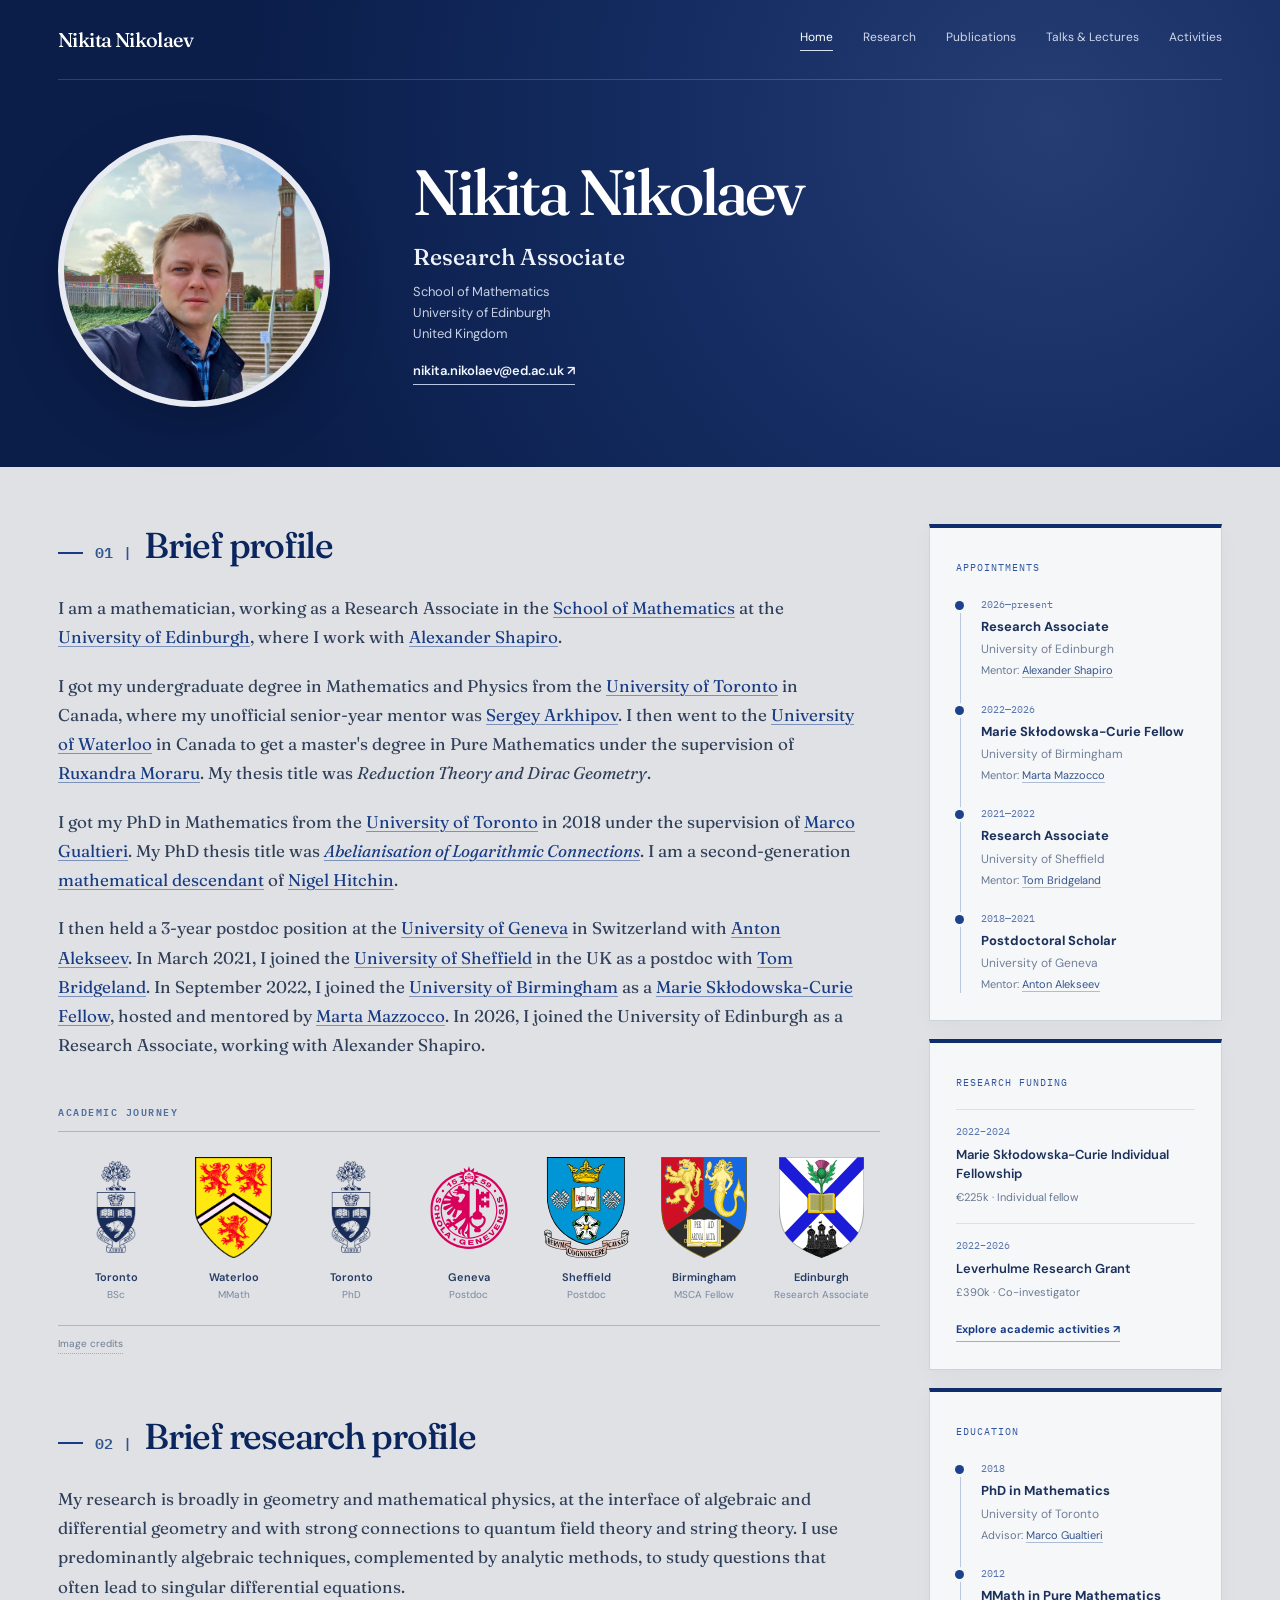
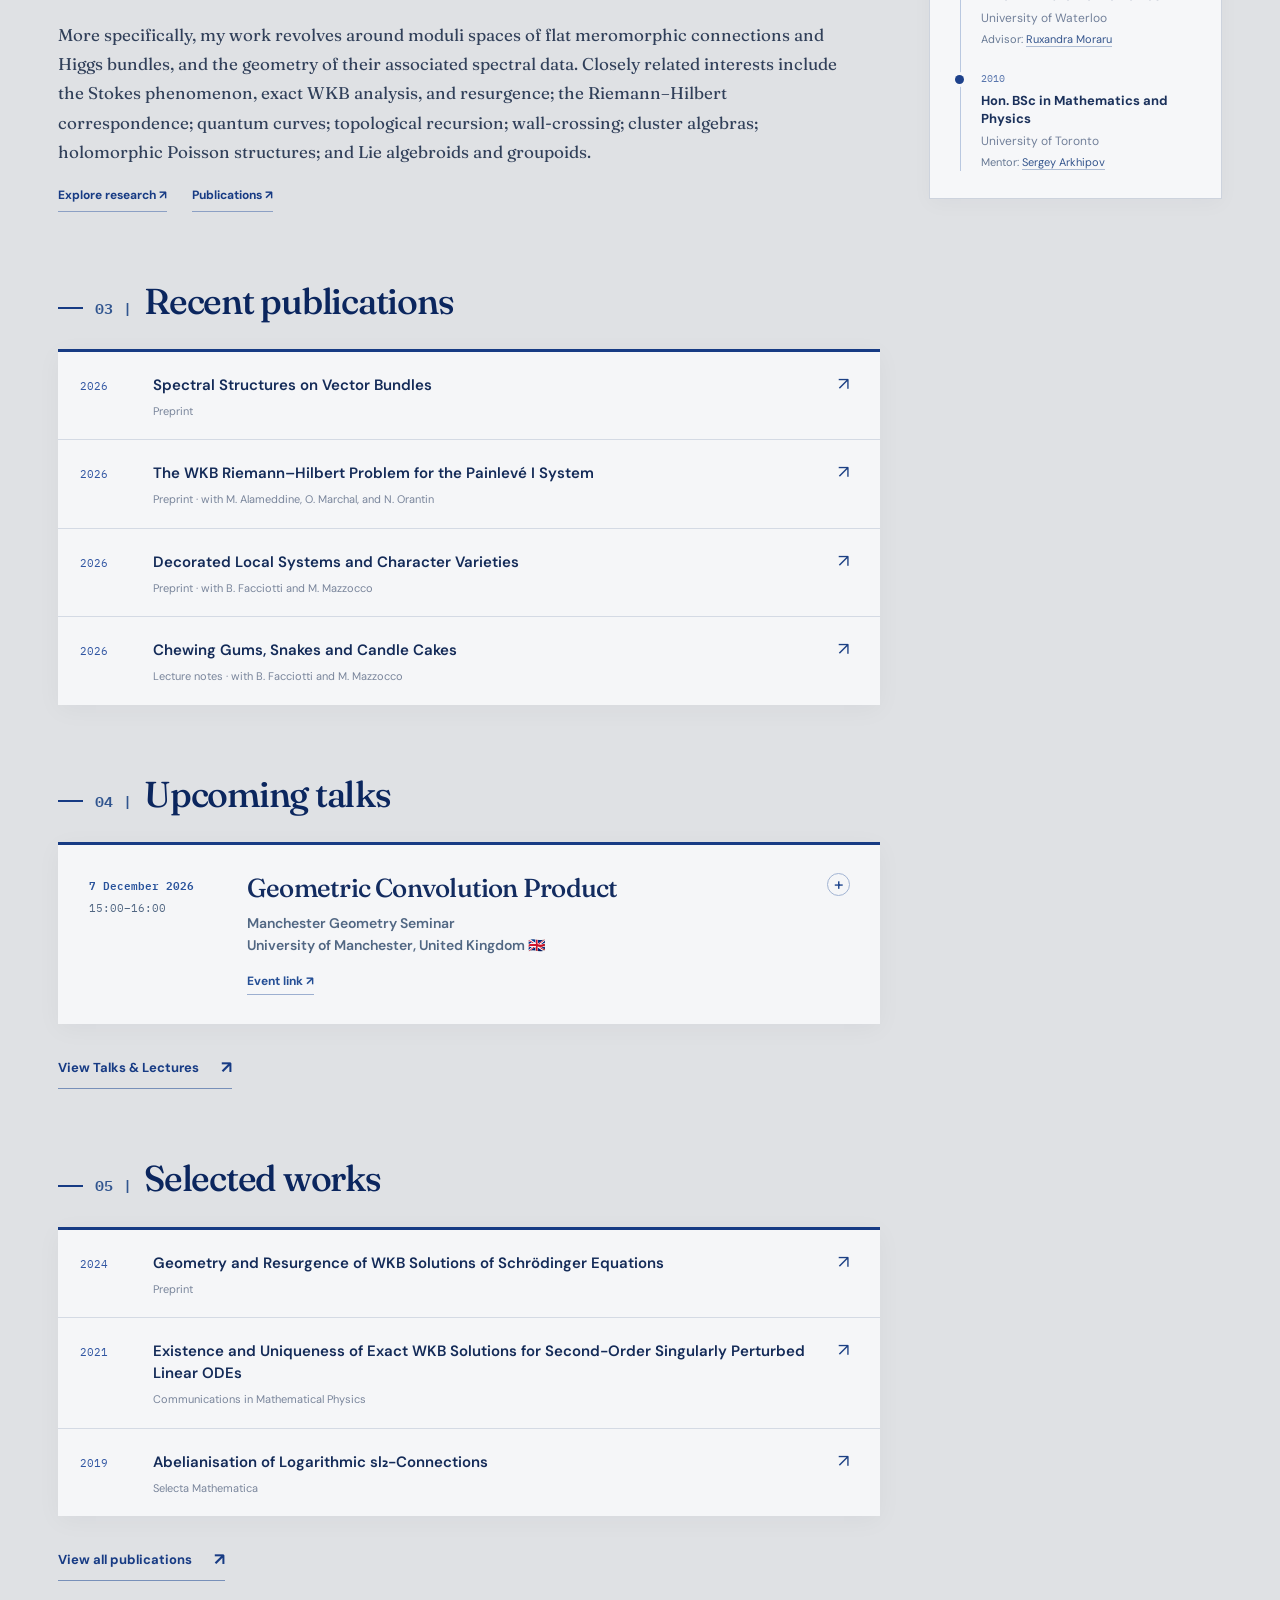
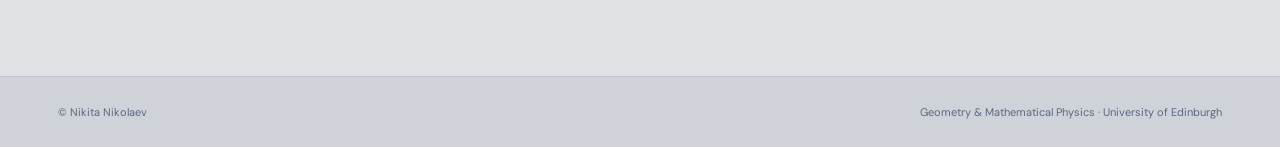
<file: index.html>
<!doctype html>
<html lang="en">
<head>
  <meta charset="utf-8">
  <meta name="viewport" content="width=device-width, initial-scale=1">
  <meta name="color-scheme" content="light">
  <title>Nikita Nikolaev — Mathematician</title>
  <meta name="description" content="Academic website of Nikita Nikolaev, mathematician at the University of Edinburgh. Research in geometry and mathematical physics.">
  <link rel="preconnect" href="https://fonts.googleapis.com">
  <link rel="preconnect" href="https://fonts.gstatic.com" crossorigin>
  <link href="https://fonts.googleapis.com/css2?family=DM+Sans:wght@400;500;600;700&family=Fraunces:opsz,wght@9..144,400;9..144,500;9..144,600&family=IBM+Plex+Mono:wght@400;500;700&family=Manrope:wght@400;500;600;700;800&display=swap" rel="stylesheet">
  <link rel="stylesheet" href="style.css">
  <script src="talks.js" defer></script>
</head>
<body>
  <main class="concept hybrid" id="hybrid">
    <div class="d-top">
      <div class="d-container">
        <header class="d-header">
          <a class="d-wordmark" href="index.html">Nikita Nikolaev</a>
          <nav aria-label="Main navigation">
            <a href="index.html" aria-current="page">Home</a>
            <a href="research.html">Research</a>
            <a href="publications.html">Publications</a>
            <a href="talks.html">Talks &amp; Lectures</a>
            <a href="activities.html">Activities</a>
          </nav>
        </header>
        <section class="d-hero" aria-labelledby="d-name">
          <div class="d-portrait">
            <img src="mugshot.png" alt="Portrait of Nikita Nikolaev" width="1280" height="1280">
          </div>
          <div class="d-identity">
            <h1 id="d-name">Nikita Nikolaev</h1>
            <p class="d-position">Research Associate</p>
            <div class="d-address">
              <span>School of Mathematics</span>
              <span>University of Edinburgh</span>
              <span>United Kingdom</span>
            </div>
            <a class="d-email" href="mailto:nikita.nikolaev@ed.ac.uk">nikita.nikolaev@ed.ac.uk ↗</a>
          </div>
        </section>
      </div>
    </div>
    <div class="d-container d-layout">
      <div class="d-primary">
        <section class="d-profile" id="d-profile">
          <h2 class="d-section-label d-title-label"><span class="d-title-index">01 |</span><span class="d-title-name">Brief profile</span></h2>
          <p>I am a mathematician, working as a Research Associate in the <a href="https://maths.ed.ac.uk/">School of Mathematics</a> at the <a href="https://www.ed.ac.uk/">University of Edinburgh</a>, where I work with <a href="https://sites.google.com/view/ashapiro">Alexander Shapiro</a>.</p>
          <p>I got my undergraduate degree in Mathematics and Physics from the <a href="https://www.math.toronto.edu/cms/">University of Toronto</a> in Canada, where my unofficial senior-year mentor was <a href="https://pure.au.dk/portal/en/persons/sergey-arkhipov(f30e650e-3098-4c1b-8d89-8fc51afe8250).html">Sergey Arkhipov</a>. I then went to the <a href="https://uwaterloo.ca/pure-mathematics/">University of Waterloo</a> in Canada to get a master's degree in Pure Mathematics under the supervision of <a href="https://www.math.uwaterloo.ca/~moraru/">Ruxandra Moraru</a>. My thesis title was <em>Reduction Theory and Dirac Geometry</em>.</p>
          <p>I got my PhD in Mathematics from the <a href="https://www.math.toronto.edu/cms/">University of Toronto</a> in 2018 under the supervision of <a href="https://www.math.toronto.edu/mgualt/">Marco Gualtieri</a>. My PhD thesis title was <a href="https://tspace.library.utoronto.ca/handle/1807/82983"><em>Abelianisation of Logarithmic Connections</em></a>. I am a second-generation <a href="https://www.mathgenealogy.org/id.php?id=228802">mathematical descendant</a> of <a href="https://en.wikipedia.org/wiki/Nigel_Hitchin">Nigel Hitchin</a>.</p>
          <p>I then held a 3-year postdoc position at the <a href="https://www.unige.ch/math/en">University of Geneva</a> in Switzerland with <a href="https://en.wikipedia.org/wiki/Anton_Alekseev_(mathematician)">Anton Alekseev</a>. In March 2021, I joined the <a href="https://sites.google.com/sheffield.ac.uk/agmp">University of Sheffield</a> in the UK as a postdoc with <a href="https://www.sheffield.ac.uk/maths/people/academic/tom-bridgeland-frs">Tom Bridgeland</a>. In September 2022, I joined the <a href="https://www.birmingham.ac.uk/">University of Birmingham</a> as a <a href="https://marie-sklodowska-curie-actions.ec.europa.eu/actions/postdoctoral-fellowships">Marie Skłodowska-Curie Fellow</a>, hosted and mentored by <a href="https://www.birmingham.ac.uk/staff/profiles/maths/mazzocco-marta.aspx">Marta Mazzocco</a>. In 2026, I joined the University of Edinburgh as a Research Associate, working with Alexander Shapiro.</p>
        </section>
        <section class="d-affiliation-journey" aria-label="Universities throughout my academic career">
          <p class="d-affiliation-kicker">ACADEMIC JOURNEY</p>
          <div class="d-affiliation-crests">
            <a href="https://www.utoronto.ca/" target="_blank" rel="noopener noreferrer" title="University of Toronto — undergraduate degree">
              <span class="d-crest-art"><img src="crests/toronto.png" alt="University of Toronto coat of arms" loading="lazy"></span><span class="d-crest-name">Toronto</span><span class="d-crest-role">BSc</span>
            </a>
            <a href="https://uwaterloo.ca/" target="_blank" rel="noopener noreferrer" title="University of Waterloo — master's degree">
              <span class="d-crest-art"><img src="crests/waterloo.png" alt="University of Waterloo coat of arms" loading="lazy"></span><span class="d-crest-name">Waterloo</span><span class="d-crest-role">MMath</span>
            </a>
            <a href="https://www.utoronto.ca/" target="_blank" rel="noopener noreferrer" title="University of Toronto — PhD">
              <span class="d-crest-art"><img src="crests/toronto.png" alt="University of Toronto coat of arms" loading="lazy"></span><span class="d-crest-name">Toronto</span><span class="d-crest-role">PhD</span>
            </a>
            <a href="https://www.unige.ch/" target="_blank" rel="noopener noreferrer" title="University of Geneva — postdoctoral research">
              <span class="d-crest-art d-crest-geneva"><img src="crests/geneva.svg" alt="University of Geneva seal" loading="lazy"></span><span class="d-crest-name">Geneva</span><span class="d-crest-role">Postdoc</span>
            </a>
            <a href="https://www.sheffield.ac.uk/" target="_blank" rel="noopener noreferrer" title="University of Sheffield — postdoctoral research">
              <span class="d-crest-art"><img src="crests/sheffield.svg" alt="University of Sheffield coat of arms" loading="lazy"></span><span class="d-crest-name">Sheffield</span><span class="d-crest-role">Postdoc</span>
            </a>
            <a href="https://www.birmingham.ac.uk/" target="_blank" rel="noopener noreferrer" title="University of Birmingham — Marie Skłodowska-Curie Fellowship">
              <span class="d-crest-art"><img src="crests/birmingham.svg" alt="University of Birmingham coat of arms" loading="lazy"></span><span class="d-crest-name">Birmingham</span><span class="d-crest-role">MSCA Fellow</span>
            </a>
            <a href="https://www.ed.ac.uk/" target="_blank" rel="noopener noreferrer" title="University of Edinburgh — Research Associate">
              <span class="d-crest-art"><img src="crests/edinburgh.svg" alt="University of Edinburgh coat of arms" loading="lazy"></span><span class="d-crest-name">Edinburgh</span><span class="d-crest-role">Research Associate</span>
            </a>
          </div>
          <details class="d-crest-credits"><summary>Image credits</summary>
            <p>Toronto: <a href="https://xingyul.github.io/">source</a>; Waterloo: <a href="https://commons.wikimedia.org/wiki/File:Waterloo_crest.png">Lupin, CC BY-SA 3.0</a>; Geneva: <a href="https://commons.wikimedia.org/wiki/File:Uni_GE_logo.svg">University of Geneva logo</a>; Sheffield: <a href="https://commons.wikimedia.org/wiki/File:Coat_of_arms_of_the_University_of_Sheffield.svg">Chanpeter, CC BY-SA 4.0</a>; Birmingham: <a href="https://commons.wikimedia.org/wiki/File:Shield_of_the_University_of_Birmingham.svg">Shadowssettle, CC BY-SA 4.0</a>; Edinburgh: <a href="https://commons.wikimedia.org/wiki/File:University_of_Edinburgh_arms.svg">Hogweard, public domain</a>. The Geneva wordmark is cropped to display its seal.</p>
          </details>
        </section>
        <section class="d-profile d-profile-research" aria-label="Brief research profile">
          <h2 class="d-section-label d-title-label"><span class="d-title-index">02 |</span><span class="d-title-name">Brief research profile</span></h2>
          <p>My research is broadly in geometry and mathematical physics, at the interface of algebraic and differential geometry and with strong connections to quantum field theory and string theory. I use predominantly algebraic techniques, complemented by analytic methods, to study questions that often lead to singular differential equations.</p>
          <p>More specifically, my work revolves around moduli spaces of flat meromorphic connections and Higgs bundles, and the geometry of their associated spectral data. Closely related interests include the Stokes phenomenon, exact WKB analysis, and resurgence; the Riemann–Hilbert correspondence; quantum curves; topological recursion; wall-crossing; cluster algebras; holomorphic Poisson structures; and Lie algebroids and groupoids.</p>
          <div class="d-profile-links">
            <a href="research.html">Explore research <span aria-hidden="true">↗</span></a>
            <a href="publications.html">Publications <span aria-hidden="true">↗</span></a>
          </div>
        </section>
        <section id="d-recent" class="d-work">
          <h2 class="d-section-label d-title-label"><span class="d-title-index">03 |</span><span class="d-title-name">Recent publications</span></h2>
          <div class="d-paper-list">
            <a href="https://arxiv.org/abs/2610.38972" target="_blank" rel="noopener noreferrer">
              <time>2026</time>
              <div><strong>Spectral Structures on Vector Bundles</strong><small>Preprint</small></div>
              <span class="d-arrow">↗</span>
            </a>
            <a href="https://arxiv.org/abs/2610.20123" target="_blank" rel="noopener noreferrer">
              <time>2026</time>
              <div><strong>The WKB Riemann–Hilbert Problem for the Painlevé I System</strong><small>Preprint · with M. Alameddine, O. Marchal, and N. Orantin</small></div>
              <span class="d-arrow">↗</span>
            </a>
            <a href="https://arxiv.org/abs/2603.18842" target="_blank" rel="noopener noreferrer">
              <time>2026</time>
              <div><strong>Decorated Local Systems and Character Varieties</strong><small>Preprint · with B. Facciotti and M. Mazzocco</small></div>
              <span class="d-arrow">↗</span>
            </a>
            <a href="https://arxiv.org/abs/2605.12572" target="_blank" rel="noopener noreferrer">
              <time>2026</time>
              <div><strong>Chewing Gums, Snakes and Candle Cakes</strong><small>Lecture notes · with B. Facciotti and M. Mazzocco</small></div>
              <span class="d-arrow">↗</span>
            </a>
          </div>
        </section>
        <section id="d-upcoming" class="d-work" aria-labelledby="d-upcoming-title" hidden>
          <h2 id="d-upcoming-title" class="d-section-label d-title-label"><span class="d-title-index">04 |</span><span class="d-title-name">Upcoming talks</span></h2>
          <div id="upcoming-talk-list" class="d-talk-list"></div>
          <a class="d-all-papers" href="talks.html">View Talks &amp; Lectures <span aria-hidden="true">↗</span></a>
        </section>
        <section id="d-work" class="d-work d-work-selected">
          <h2 class="d-section-label d-title-label"><span class="d-title-index">04 |</span><span class="d-title-name">Selected works</span></h2>
          <div class="d-paper-list">
            <a href="https://arxiv.org/abs/2410.17224" target="_blank" rel="noopener noreferrer">
              <time>2024</time>
              <div><strong>Geometry and Resurgence of WKB Solutions of Schrödinger Equations</strong><small>Preprint</small></div>
              <span class="d-arrow">↗</span>
            </a>
            <a href="https://arxiv.org/abs/2106.10248" target="_blank" rel="noopener noreferrer">
              <time>2021</time>
              <div><strong>Existence and Uniqueness of Exact WKB Solutions for Second-Order Singularly Perturbed Linear ODEs</strong><small>Communications in Mathematical Physics</small></div>
              <span class="d-arrow">↗</span>
            </a>
            <a href="https://arxiv.org/abs/1902.03384" target="_blank" rel="noopener noreferrer">
              <time>2019</time>
              <div><strong>Abelianisation of Logarithmic sl₂-Connections</strong><small>Selecta Mathematica</small></div>
              <span class="d-arrow">↗</span>
            </a>
          </div>
          <a class="d-all-papers" href="publications.html">View all publications <span aria-hidden="true">↗</span></a>
        </section>
      </div>
      <aside class="d-aside" aria-label="Academic information">
        <div class="d-aside-panel">
          <span class="d-panel-label">APPOINTMENTS</span>
          <div class="d-timeline">
            <div><time>2026—present</time><strong>Research Associate</strong><p>University of Edinburgh</p><p>Mentor: <a href="https://sites.google.com/view/ashapiro" target="_blank" rel="noopener noreferrer">Alexander Shapiro</a></p></div>
            <div><time>2022—2026</time><strong>Marie Skłodowska-Curie Fellow</strong><p>University of Birmingham</p><p>Mentor: <a href="https://www.birmingham.ac.uk/staff/profiles/maths/mazzocco-marta.aspx" target="_blank" rel="noopener noreferrer">Marta Mazzocco</a></p></div>
            <div><time>2021—2022</time><strong>Research Associate</strong><p>University of Sheffield</p><p>Mentor: <a href="https://www.sheffield.ac.uk/maths/people/academic/tom-bridgeland-frs" target="_blank" rel="noopener noreferrer">Tom Bridgeland</a></p></div>
            <div><time>2018—2021</time><strong>Postdoctoral Scholar</strong><p>University of Geneva</p><p>Mentor: <a href="https://en.wikipedia.org/wiki/Anton_Alekseev_(mathematician)" target="_blank" rel="noopener noreferrer">Anton Alekseev</a></p></div>
          </div>
        </div>
        <div class="d-aside-panel d-home-funding">
          <span class="d-panel-label">RESEARCH FUNDING</span>
          <div class="d-home-funding-item"><time>2022–2024</time><strong>Marie Skłodowska-Curie Individual Fellowship</strong><p>€225k · Individual fellow</p></div>
          <div class="d-home-funding-item"><time>2022–2026</time><strong>Leverhulme Research Grant</strong><p>£390k · Co-investigator</p></div>
          <a class="d-home-funding-more" href="activities.html#research-funding">Explore academic activities <span aria-hidden="true">↗</span></a>
        </div>
        <div class="d-aside-panel">
          <span class="d-panel-label">EDUCATION</span>
          <div class="d-timeline">
            <div><time>2018</time><strong>PhD in Mathematics</strong><p>University of Toronto</p><p>Advisor: <a href="https://www.math.toronto.edu/mgualt/" target="_blank" rel="noopener noreferrer">Marco Gualtieri</a></p></div>
            <div><time>2012</time><strong>MMath in Pure Mathematics</strong><p>University of Waterloo</p><p>Advisor: <a href="https://www.math.uwaterloo.ca/~moraru/" target="_blank" rel="noopener noreferrer">Ruxandra Moraru</a></p></div>
            <div><time>2010</time><strong>Hon. BSc in Mathematics and Physics</strong><p>University of Toronto</p><p>Mentor: <a href="https://pure.au.dk/portal/en/persons/sergey-arkhipov(f30e650e-3098-4c1b-8d89-8fc51afe8250).html" target="_blank" rel="noopener noreferrer">Sergey Arkhipov</a></p></div>
          </div>
        </div>
      </aside>
    </div>
    <footer class="d-footer"><div class="d-container"><span>© Nikita Nikolaev</span><span>Geometry &amp; Mathematical Physics · University of Edinburgh</span></div></footer>
  </main>


</body>
</html>
</file>
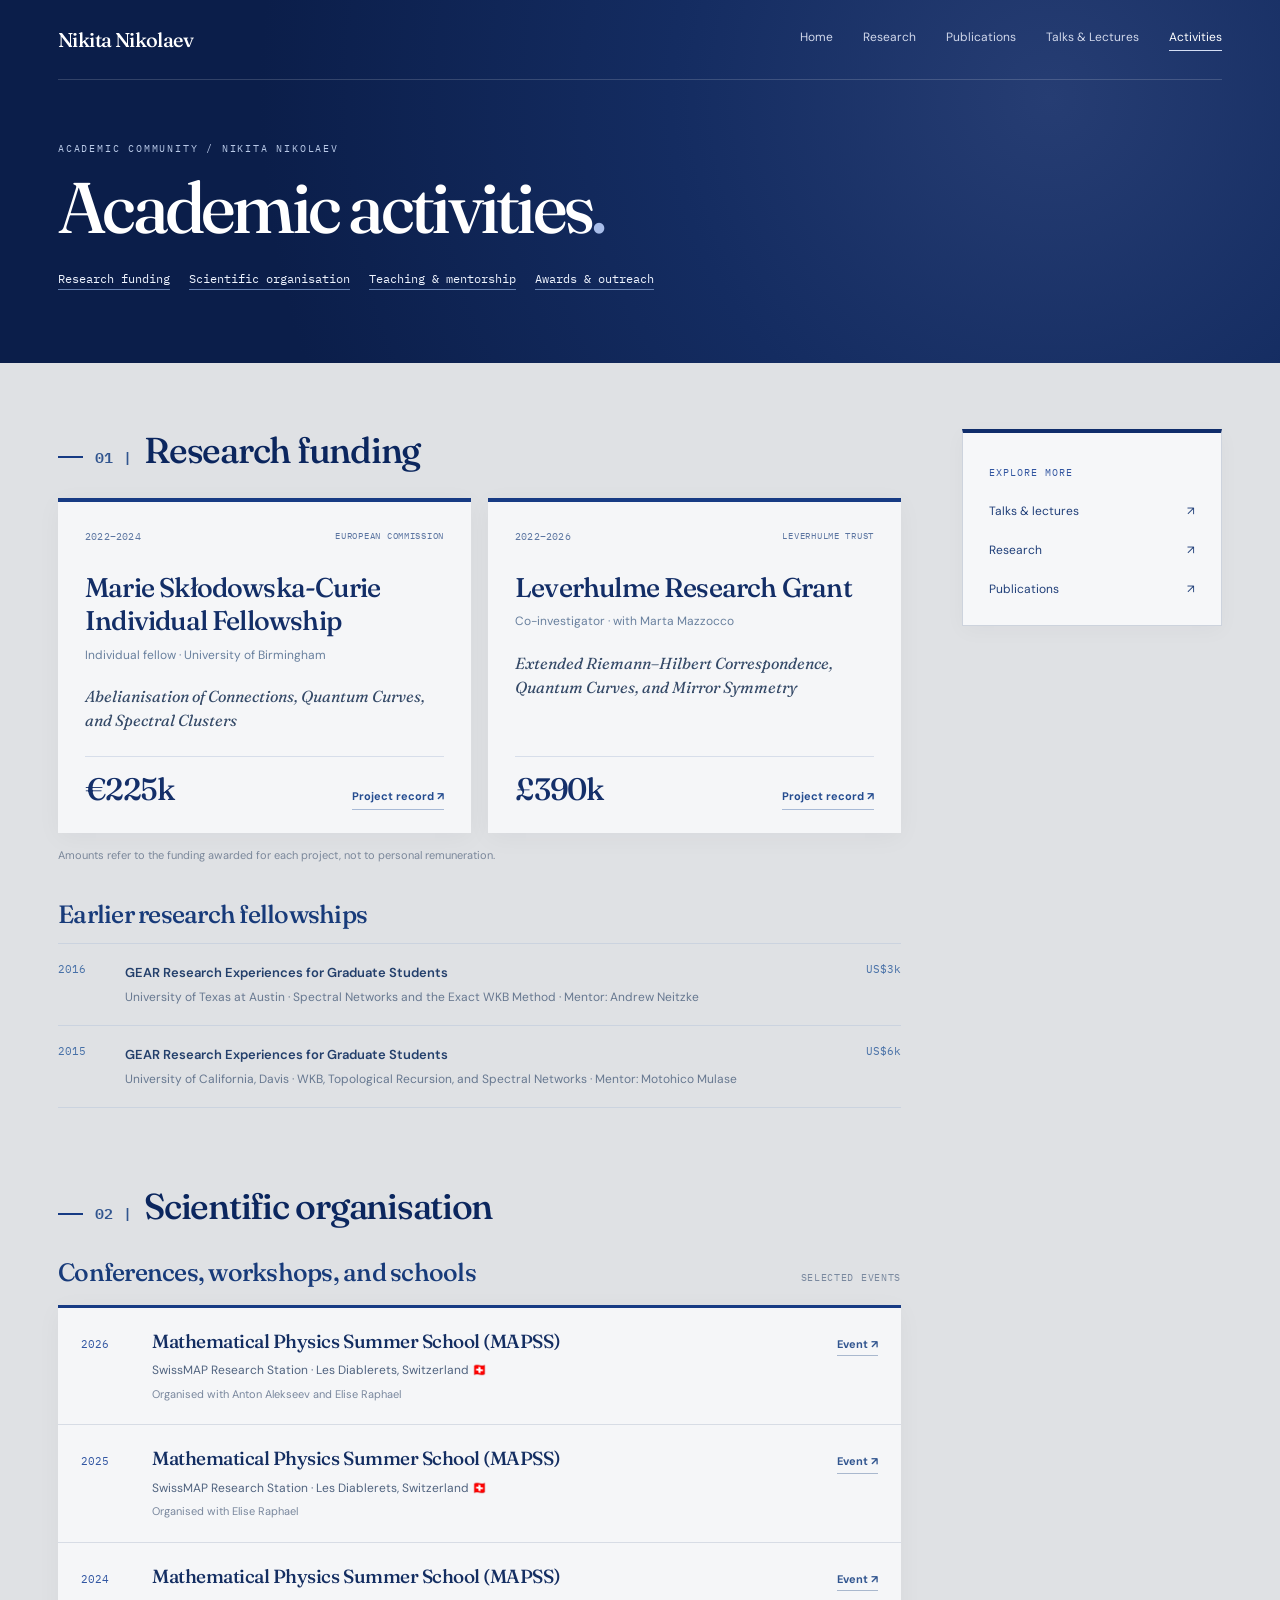
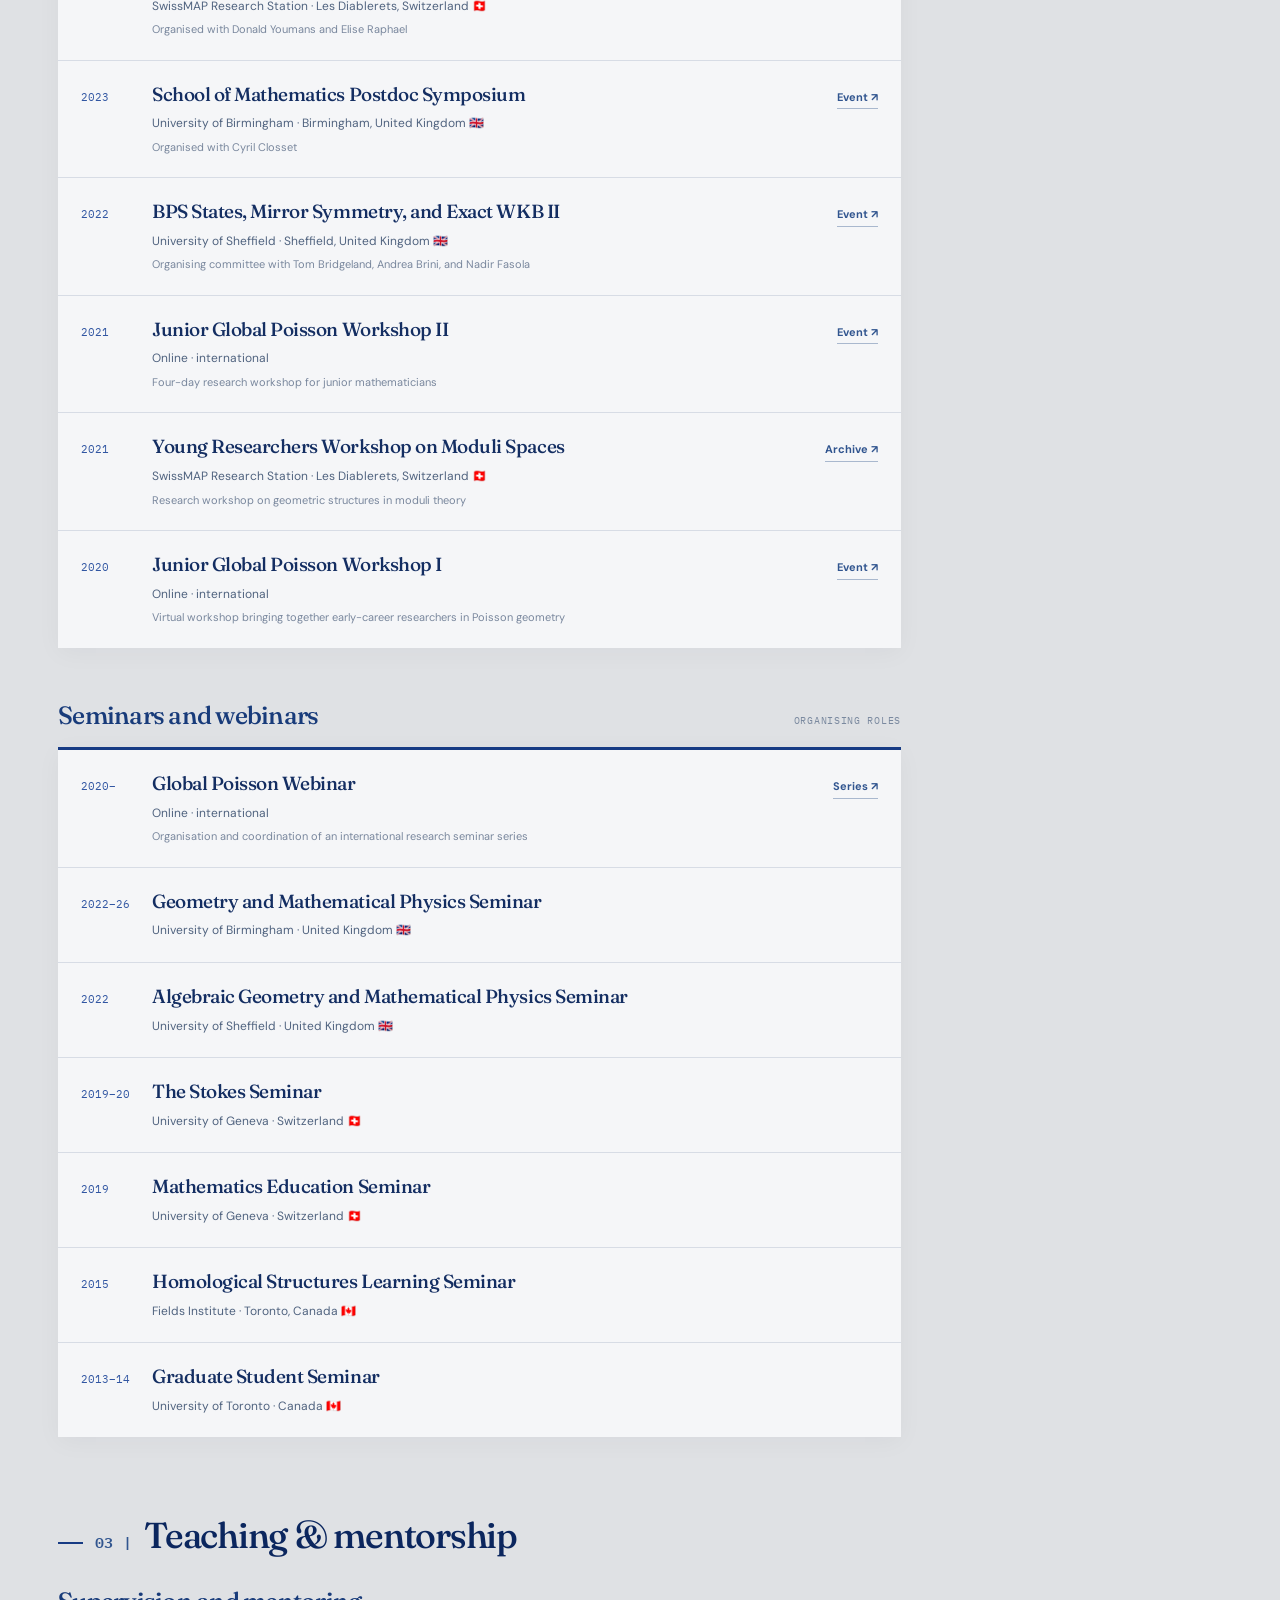
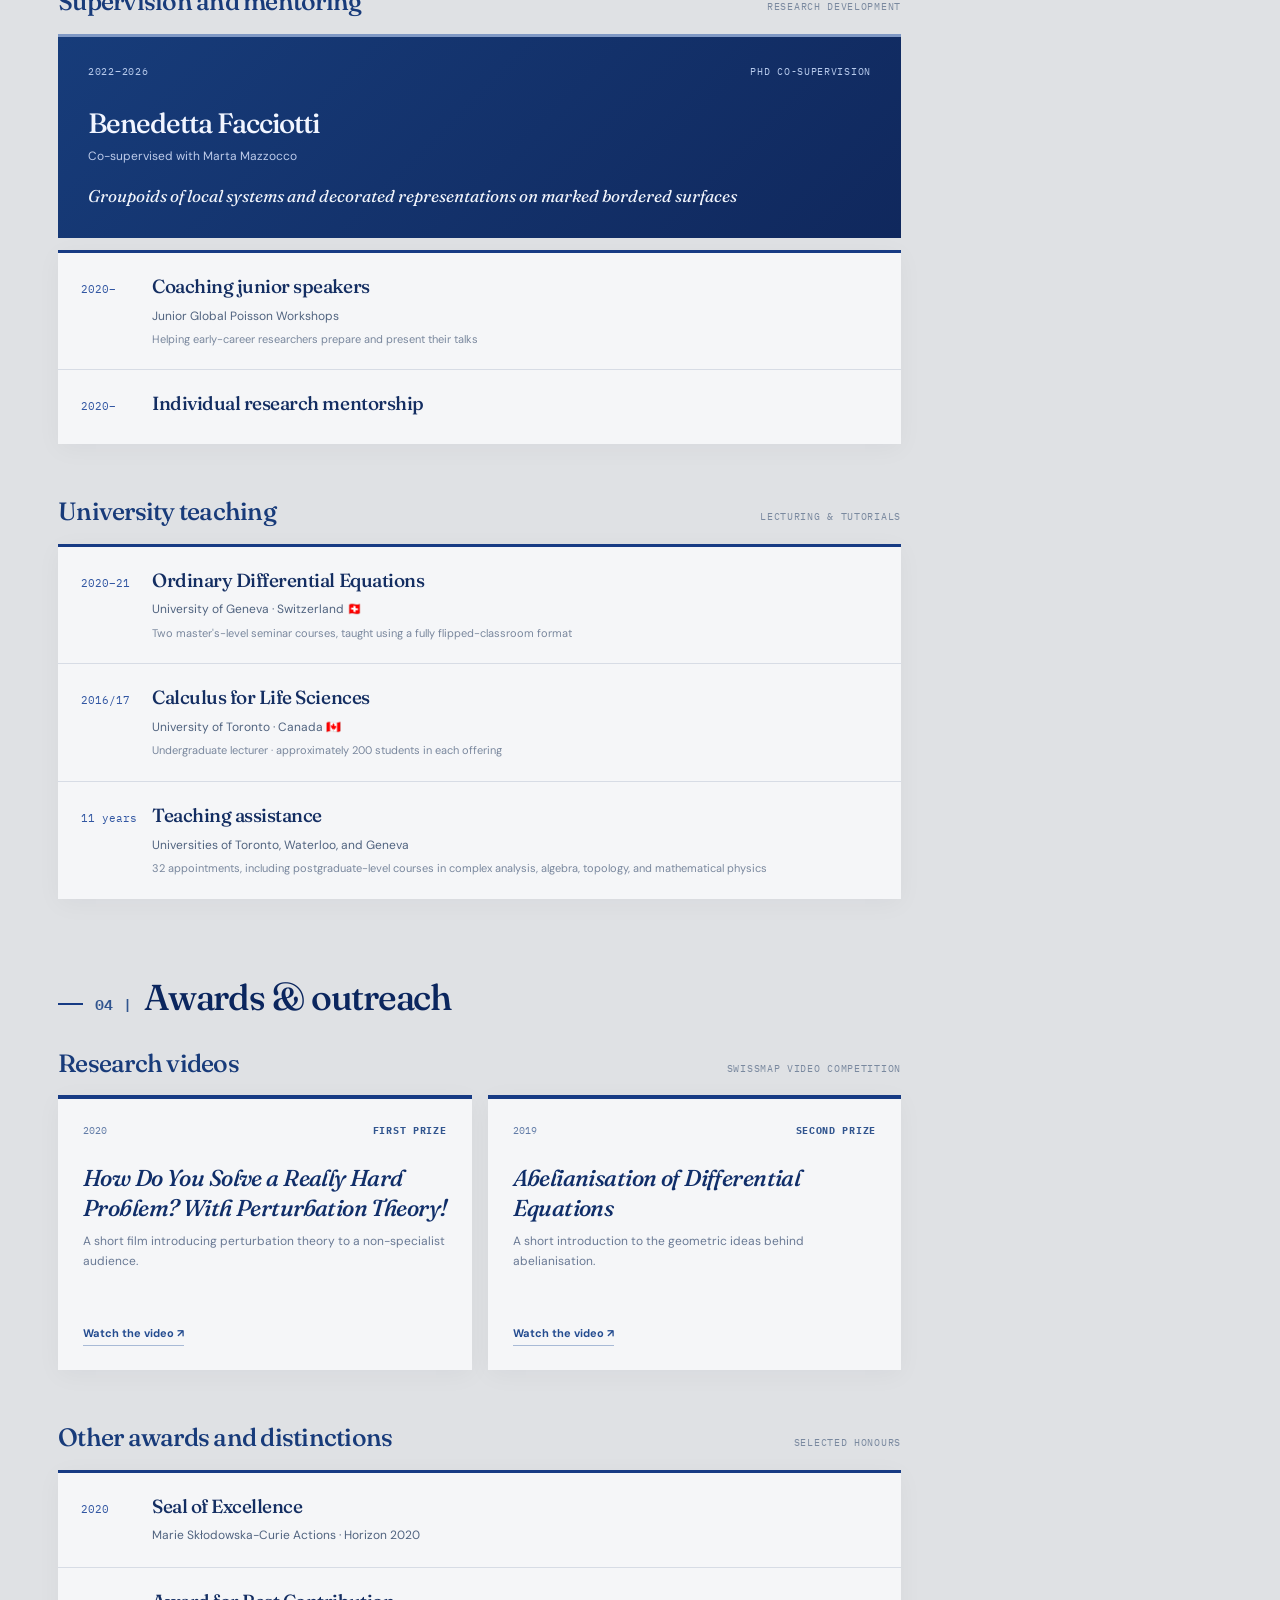
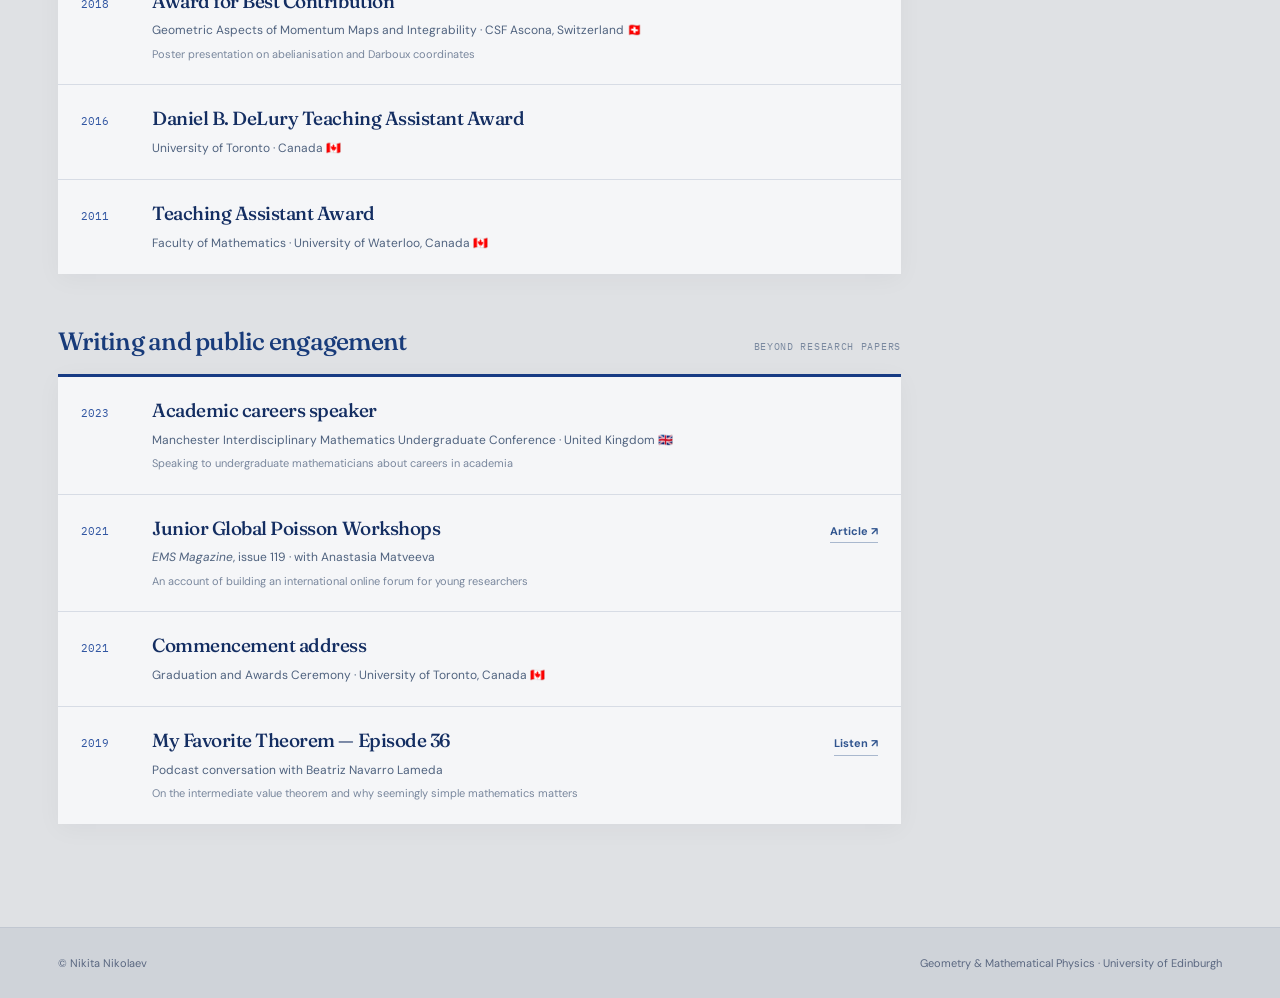
<file: activities.html>
<!doctype html>
<html lang="en">
<head>
  <meta charset="utf-8">
  <meta name="viewport" content="width=device-width, initial-scale=1">
  <meta name="color-scheme" content="light">
  <title>Academic Activities — Nikita Nikolaev</title>
  <meta name="description" content="Research funding, conferences, workshops, and research seminars organised by mathematician Nikita Nikolaev.">
  <link rel="preconnect" href="https://fonts.googleapis.com">
  <link rel="preconnect" href="https://fonts.gstatic.com" crossorigin>
  <link href="https://fonts.googleapis.com/css2?family=DM+Sans:wght@400;500;600;700&family=Fraunces:opsz,wght@9..144,400;9..144,500;9..144,600&family=IBM+Plex+Mono:wght@400;500;700&family=Manrope:wght@400;500;600;700;800&display=swap" rel="stylesheet">
  <link rel="stylesheet" href="style.css">
</head>
<body>
  <main class="concept hybrid">
    <div class="d-top">
      <div class="d-container">
        <header class="d-header">
          <a class="d-wordmark" href="index.html">Nikita Nikolaev</a>
          <nav aria-label="Main navigation">
            <a href="index.html">Home</a>
            <a href="research.html">Research</a>
            <a href="publications.html">Publications</a>
            <a href="talks.html">Talks &amp; Lectures</a>
            <a href="activities.html" aria-current="page">Activities</a>
          </nav>
        </header>
        <section class="d-page-hero" aria-labelledby="activities-page-title">
          <p class="d-overline">ACADEMIC COMMUNITY / NIKITA NIKOLAEV</p>
          <h1 id="activities-page-title">Academic activities<span class="d-period">.</span></h1>
          <nav class="d-pub-toc" aria-label="Academic activities page contents">
            <a href="#research-funding">Research funding</a>
            <a href="#scientific-organisation">Scientific organisation</a>
            <a href="#teaching-mentorship">Teaching &amp; mentorship</a>
            <a href="#awards-outreach">Awards &amp; outreach</a>
          </nav>
        </section>
      </div>
    </div>

    <div class="d-container d-pub-layout d-activities-layout">
      <div class="d-pub-main">
        <section class="d-act-section" id="research-funding" aria-labelledby="research-funding-title">
          <h2 class="d-section-label d-title-label" id="research-funding-title"><span class="d-title-index">01 |</span><span class="d-title-name">Research funding</span></h2>
          <div class="d-act-grants">
            <article class="d-act-grant">
              <div class="d-act-grant-kicker"><time datetime="2022">2022–2024</time><span>EUROPEAN COMMISSION</span></div>
              <h3>Marie Skłodowska-Curie Individual Fellowship</h3>
              <p class="d-act-grant-role">Individual fellow · University of Birmingham</p>
              <p class="d-act-grant-project"><em>Abelianisation of Connections, Quantum Curves, and Spectral Clusters</em></p>
              <div class="d-act-grant-bottom"><strong>€225k</strong><a href="https://cordis.europa.eu/project/id/101026083" target="_blank" rel="noopener noreferrer">Project record <span aria-hidden="true">↗</span></a></div>
            </article>
            <article class="d-act-grant">
              <div class="d-act-grant-kicker"><time datetime="2022">2022–2026</time><span>LEVERHULME TRUST</span></div>
              <h3>Leverhulme Research Grant</h3>
              <p class="d-act-grant-role">Co-investigator · with Marta Mazzocco</p>
              <p class="d-act-grant-project"><em>Extended Riemann–Hilbert Correspondence, Quantum Curves, and Mirror Symmetry</em></p>
              <div class="d-act-grant-bottom"><strong>£390k</strong><a href="https://research.birmingham.ac.uk/portal/en/projects/extended-riemann-hilbert-correspondence-quantum-curves-and-mirror-symmetry%2884b1eafa-e878-4b04-bd9d-797a45918e2c%29.html" target="_blank" rel="noopener noreferrer">Project record <span aria-hidden="true">↗</span></a></div>
            </article>
          </div>
          <p class="d-act-funding-note">Amounts refer to the funding awarded for each project, not to personal remuneration.</p>
          <div class="d-act-earlier">
            <h3>Earlier research fellowships</h3>
            <div class="d-act-early-row"><time>2016</time><div><strong>GEAR Research Experiences for Graduate Students</strong><p>University of Texas at Austin · Spectral Networks and the Exact WKB Method · Mentor: Andrew Neitzke</p></div><span>US$3k</span></div>
            <div class="d-act-early-row"><time>2015</time><div><strong>GEAR Research Experiences for Graduate Students</strong><p>University of California, Davis · WKB, Topological Recursion, and Spectral Networks · Mentor: Motohico Mulase</p></div><span>US$6k</span></div>
          </div>
        </section>

        <section class="d-act-section d-act-organisation" id="scientific-organisation" aria-labelledby="scientific-organisation-title">
          <h2 class="d-section-label d-title-label" id="scientific-organisation-title"><span class="d-title-index">02 |</span><span class="d-title-name">Scientific organisation</span></h2>

          <div class="d-act-group">
            <div class="d-act-group-heading"><h3>Conferences, workshops, and schools</h3><span>SELECTED EVENTS</span></div>
            <div class="d-act-event-list">
              <article class="d-act-event"><time>2026</time><div><h4>Mathematical Physics Summer School (MAPSS)</h4><p>SwissMAP Research Station · Les Diablerets, Switzerland 🇨🇭</p><small>Organised with Anton Alekseev and Elise Raphael</small></div><a href="https://swissmaprs.ch/events/mapss-2026/" target="_blank" rel="noopener noreferrer" aria-label="MAPSS 2026 event page">Event <span aria-hidden="true">↗</span></a></article>
              <article class="d-act-event"><time>2025</time><div><h4>Mathematical Physics Summer School (MAPSS)</h4><p>SwissMAP Research Station · Les Diablerets, Switzerland 🇨🇭</p><small>Organised with Elise Raphael</small></div><a href="https://swissmaprs.ch/events/mapss-2025/" target="_blank" rel="noopener noreferrer" aria-label="MAPSS 2025 event page">Event <span aria-hidden="true">↗</span></a></article>
              <article class="d-act-event"><time>2024</time><div><h4>Mathematical Physics Summer School (MAPSS)</h4><p>SwissMAP Research Station · Les Diablerets, Switzerland 🇨🇭</p><small>Organised with Donald Youmans and Elise Raphael</small></div><a href="https://swissmaprs.ch/events/masterclass-2024/" target="_blank" rel="noopener noreferrer" aria-label="MAPSS 2024 event page">Event <span aria-hidden="true">↗</span></a></article>
              <article class="d-act-event"><time>2023</time><div><h4>School of Mathematics Postdoc Symposium</h4><p>University of Birmingham · Birmingham, United Kingdom 🇬🇧</p><small>Organised with Cyril Closset</small></div><a href="https://www.birmingham.ac.uk/schools/mathematics/news-and-events/events/conferences/2023/school-of-mathematics-postdoc-symposium" target="_blank" rel="noopener noreferrer" aria-label="Postdoc Symposium event page">Event <span aria-hidden="true">↗</span></a></article>
              <article class="d-act-event"><time>2022</time><div><h4>BPS States, Mirror Symmetry, and Exact WKB II</h4><p>University of Sheffield · Sheffield, United Kingdom 🇬🇧</p><small>Organising committee with Tom Bridgeland, Andrea Brini, and Nadir Fasola</small></div><a href="https://agmp.sites.sheffield.ac.uk/conferences/bps-2022" target="_blank" rel="noopener noreferrer" aria-label="BPS 2022 conference page">Event <span aria-hidden="true">↗</span></a></article>
              <article class="d-act-event"><time>2021</time><div><h4>Junior Global Poisson Workshop II</h4><p>Online · international</p><small>Four-day research workshop for junior mathematicians</small></div><a href="https://researchseminars.org/seminar/JGPW2021" target="_blank" rel="noopener noreferrer" aria-label="Junior Global Poisson Workshop II programme">Event <span aria-hidden="true">↗</span></a></article>
              <article class="d-act-event"><time>2021</time><div><h4>Young Researchers Workshop on Moduli Spaces</h4><p>SwissMAP Research Station · Les Diablerets, Switzerland 🇨🇭</p><small>Research workshop on geometric structures in moduli theory</small></div><a href="https://swissmaprs.ch/our-events/past-events/?pno=6" target="_blank" rel="noopener noreferrer" aria-label="SwissMAP events archive">Archive <span aria-hidden="true">↗</span></a></article>
              <article class="d-act-event"><time>2020</time><div><h4>Junior Global Poisson Workshop I</h4><p>Online · international</p><small>Virtual workshop bringing together early-career researchers in Poisson geometry</small></div><a href="https://www.nccr-swissmap.ch/news-and-events/news/junior-global-poisson-virtual-workshop-14-16-sept" target="_blank" rel="noopener noreferrer" aria-label="Junior Global Poisson Workshop I announcement">Event <span aria-hidden="true">↗</span></a></article>
            </div>
          </div>

          <div class="d-act-group">
            <div class="d-act-group-heading"><h3>Seminars and webinars</h3><span>ORGANISING ROLES</span></div>
            <div class="d-act-event-list d-act-seminar-list">
              <article class="d-act-event"><time>2020–</time><div><h4>Global Poisson Webinar</h4><p>Online · international</p><small>Organisation and coordination of an international research seminar series</small></div><a href="https://researchseminars.org/seminar/globalpoisson" target="_blank" rel="noopener noreferrer" aria-label="Global Poisson Webinar series">Series <span aria-hidden="true">↗</span></a></article>
              <article class="d-act-event"><time>2022–26</time><div><h4>Geometry and Mathematical Physics Seminar</h4><p>University of Birmingham · United Kingdom 🇬🇧</p></div></article>
              <article class="d-act-event"><time>2022</time><div><h4>Algebraic Geometry and Mathematical Physics Seminar</h4><p>University of Sheffield · United Kingdom 🇬🇧</p></div></article>
              <article class="d-act-event"><time>2019–20</time><div><h4>The Stokes Seminar</h4><p>University of Geneva · Switzerland 🇨🇭</p></div></article>
              <article class="d-act-event"><time>2019</time><div><h4>Mathematics Education Seminar</h4><p>University of Geneva · Switzerland 🇨🇭</p></div></article>
              <article class="d-act-event"><time>2015</time><div><h4>Homological Structures Learning Seminar</h4><p>Fields Institute · Toronto, Canada 🇨🇦</p></div></article>
              <article class="d-act-event"><time>2013–14</time><div><h4>Graduate Student Seminar</h4><p>University of Toronto · Canada 🇨🇦</p></div></article>
            </div>
          </div>
        </section>

        <section class="d-act-section" id="teaching-mentorship" aria-labelledby="teaching-mentorship-title">
          <h2 class="d-section-label d-title-label" id="teaching-mentorship-title"><span class="d-title-index">03 |</span><span class="d-title-name">Teaching &amp; mentorship</span></h2>

          <div class="d-act-group">
            <div class="d-act-group-heading"><h3>Supervision and mentoring</h3><span>RESEARCH DEVELOPMENT</span></div>
            <article class="d-act-mentor-feature">
              <div class="d-act-mentor-kicker"><span>2022–2026</span><span>PHD CO-SUPERVISION</span></div>
              <h4>Benedetta Facciotti</h4>
              <p>Co-supervised with Marta Mazzocco</p>
              <p class="d-act-mentor-thesis"><em>Groupoids of local systems and decorated representations on marked bordered surfaces</em></p>
            </article>
            <div class="d-act-event-list d-act-following-list">
              <article class="d-act-event"><time>2020–</time><div><h4>Coaching junior speakers</h4><p>Junior Global Poisson Workshops</p><small>Helping early-career researchers prepare and present their talks</small></div></article>
              <article class="d-act-event"><time>2020–</time><div><h4>Individual research mentorship</h4></div></article>
            </div>
          </div>

          <div class="d-act-group">
            <div class="d-act-group-heading"><h3>University teaching</h3><span>LECTURING &amp; TUTORIALS</span></div>
            <div class="d-act-event-list">
              <article class="d-act-event"><time>2020–21</time><div><h4>Ordinary Differential Equations</h4><p>University of Geneva · Switzerland 🇨🇭</p><small>Two master's-level seminar courses, taught using a fully flipped-classroom format</small></div></article>
              <article class="d-act-event"><time>2016/17</time><div><h4>Calculus for Life Sciences</h4><p>University of Toronto · Canada 🇨🇦</p><small>Undergraduate lecturer · approximately 200 students in each offering</small></div></article>
              <article class="d-act-event"><time>11 years</time><div><h4>Teaching assistance</h4><p>Universities of Toronto, Waterloo, and Geneva</p><small>32 appointments, including postgraduate-level courses in complex analysis, algebra, topology, and mathematical physics</small></div></article>
            </div>
          </div>
        </section>

        <section class="d-act-section" id="awards-outreach" aria-labelledby="awards-outreach-title">
          <h2 class="d-section-label d-title-label" id="awards-outreach-title"><span class="d-title-index">04 |</span><span class="d-title-name">Awards &amp; outreach</span></h2>

          <div class="d-act-group">
            <div class="d-act-group-heading"><h3>Research videos</h3><span>SWISSMAP VIDEO COMPETITION</span></div>
            <div class="d-act-film-grid">
              <article class="d-act-film">
                <div class="d-act-film-top"><time>2020</time><span>FIRST PRIZE</span></div>
                <h4>How Do You Solve a Really Hard Problem? With Perturbation Theory!</h4>
                <p>A short film introducing perturbation theory to a non-specialist audience.</p>
                <a href="https://www.nccr-swissmap.ch/school-teachers-children/outreach-resources/videos/swissmap-video-competition" target="_blank" rel="noopener noreferrer">Watch the video <span aria-hidden="true">↗</span></a>
              </article>
              <article class="d-act-film">
                <div class="d-act-film-top"><time>2019</time><span>SECOND PRIZE</span></div>
                <h4>Abelianisation of Differential Equations</h4>
                <p>A short introduction to the geometric ideas behind abelianisation.</p>
                <a href="https://www.nccr-swissmap.ch/school-teachers-children/outreach-resources/videos/swissmap-video-competition" target="_blank" rel="noopener noreferrer">Watch the video <span aria-hidden="true">↗</span></a>
              </article>
            </div>
          </div>

          <div class="d-act-group">
            <div class="d-act-group-heading"><h3>Other awards and distinctions</h3><span>SELECTED HONOURS</span></div>
            <div class="d-act-event-list">
              <article class="d-act-event"><time>2020</time><div><h4>Seal of Excellence</h4><p>Marie Skłodowska-Curie Actions · Horizon 2020</p></div></article>
              <article class="d-act-event"><time>2018</time><div><h4>Award for Best Contribution</h4><p>Geometric Aspects of Momentum Maps and Integrability · CSF Ascona, Switzerland 🇨🇭</p><small>Poster presentation on abelianisation and Darboux coordinates</small></div></article>
              <article class="d-act-event"><time>2016</time><div><h4>Daniel B. DeLury Teaching Assistant Award</h4><p>University of Toronto · Canada 🇨🇦</p></div></article>
              <article class="d-act-event"><time>2011</time><div><h4>Teaching Assistant Award</h4><p>Faculty of Mathematics · University of Waterloo, Canada 🇨🇦</p></div></article>
            </div>
          </div>

          <div class="d-act-group">
            <div class="d-act-group-heading"><h3>Writing and public engagement</h3><span>BEYOND RESEARCH PAPERS</span></div>
            <div class="d-act-event-list">
              <article class="d-act-event"><time>2023</time><div><h4>Academic careers speaker</h4><p>Manchester Interdisciplinary Mathematics Undergraduate Conference · United Kingdom 🇬🇧</p><small>Speaking to undergraduate mathematicians about careers in academia</small></div></article>
              <article class="d-act-event"><time>2021</time><div><h4>Junior Global Poisson Workshops</h4><p><em>EMS Magazine</em>, issue 119 · with Anastasia Matveeva</p><small>An account of building an international online forum for young researchers</small></div><a href="https://euromathsoc.org/magazine/articles/7" target="_blank" rel="noopener noreferrer" aria-label="Read the EMS Magazine article">Article <span aria-hidden="true">↗</span></a></article>
              <article class="d-act-event"><time>2021</time><div><h4>Commencement address</h4><p>Graduation and Awards Ceremony · University of Toronto, Canada 🇨🇦</p></div></article>
              <article class="d-act-event"><time>2019</time><div><h4>My Favorite Theorem — Episode 36</h4><p>Podcast conversation with Beatriz Navarro Lameda</p><small>On the intermediate value theorem and why seemingly simple mathematics matters</small></div><a href="https://kpknudson.com/my-favorite-theorem/2019/2/13/episode-36-nikita-nikolaev-amp-beatriz-navarro-lameda" target="_blank" rel="noopener noreferrer" aria-label="Listen to My Favorite Theorem episode 36">Listen <span aria-hidden="true">↗</span></a></article>
            </div>
          </div>
        </section>
      </div>

      <aside class="d-pub-aside d-act-aside" aria-label="Related academic pages">
        <div class="d-aside-panel d-pub-jump">
          <span class="d-panel-label">EXPLORE MORE</span>
          <a href="talks.html">Talks &amp; lectures <span aria-hidden="true">↗</span></a>
          <a href="research.html">Research <span aria-hidden="true">↗</span></a>
          <a href="publications.html">Publications <span aria-hidden="true">↗</span></a>
        </div>
      </aside>
    </div>

    <footer class="d-footer"><div class="d-container"><span>© Nikita Nikolaev</span><span>Geometry &amp; Mathematical Physics · University of Edinburgh</span></div></footer>
  </main>
</body>
</html>
</file>
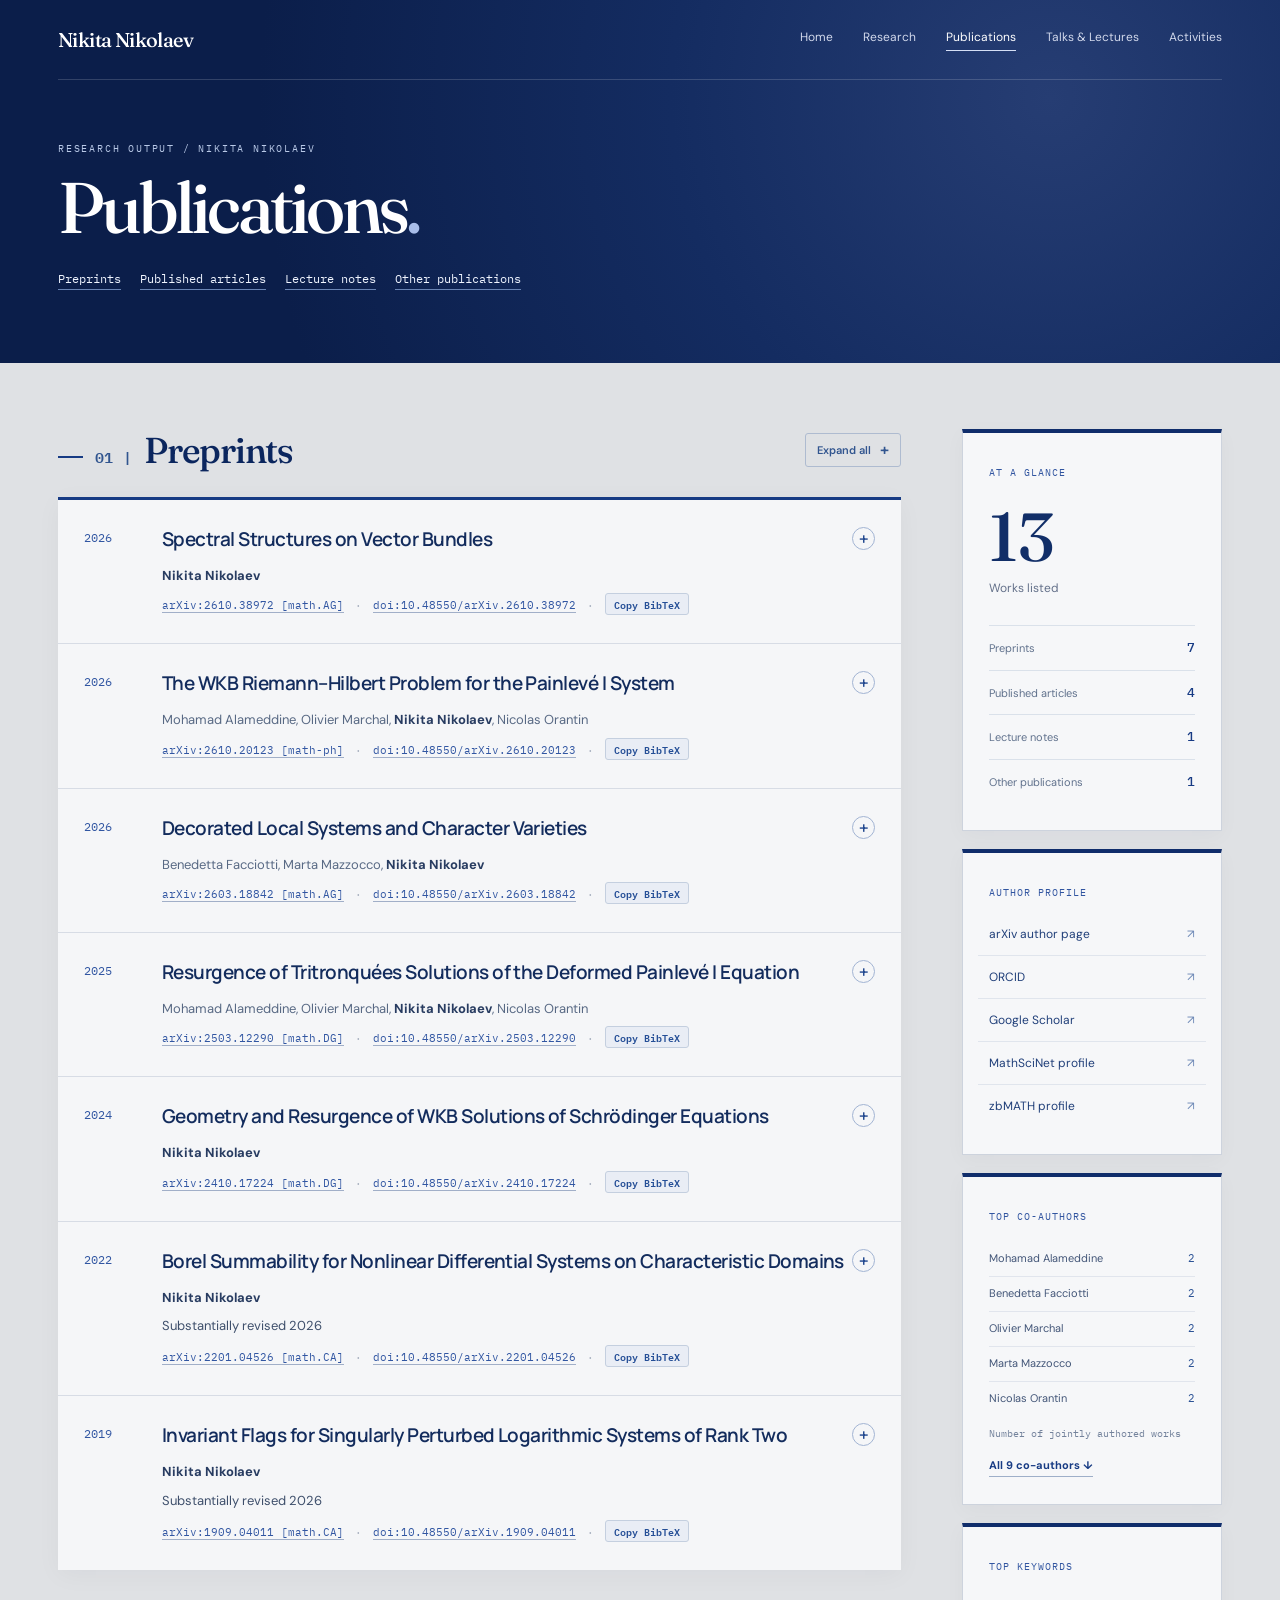
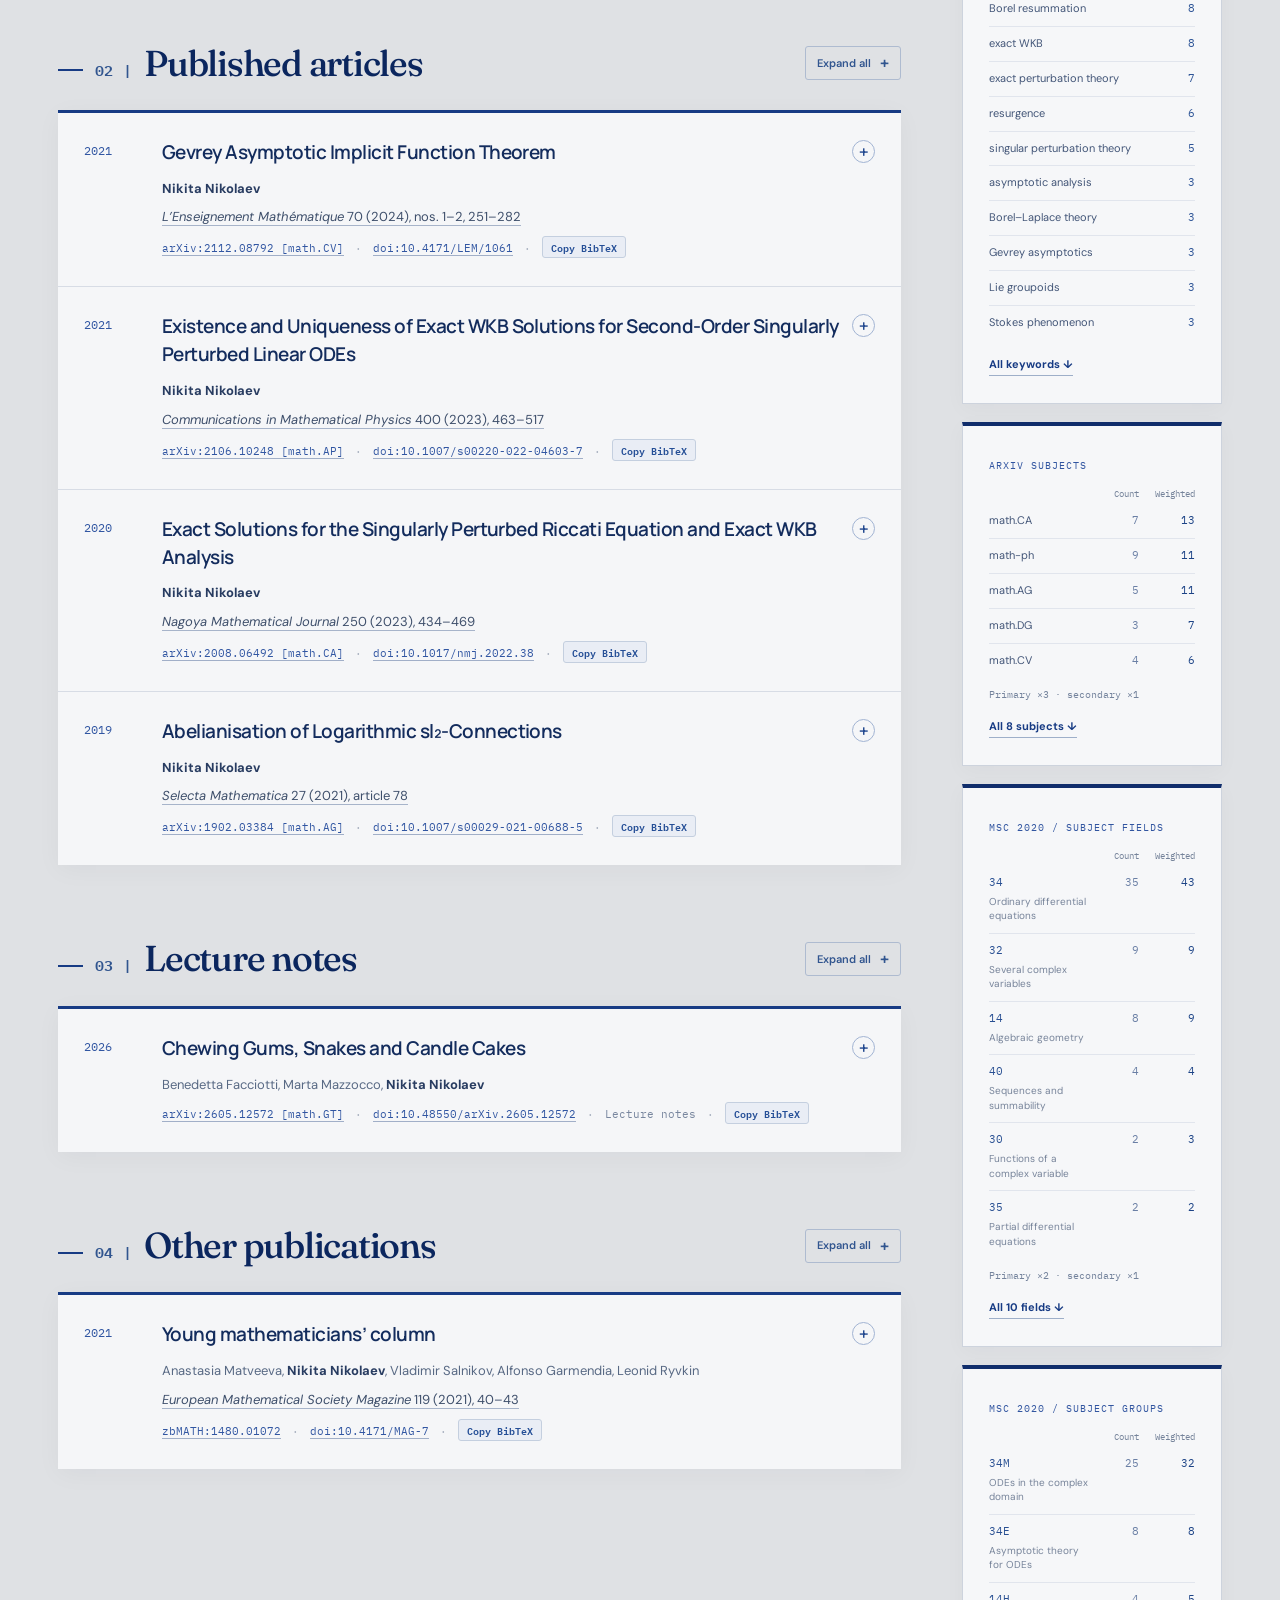
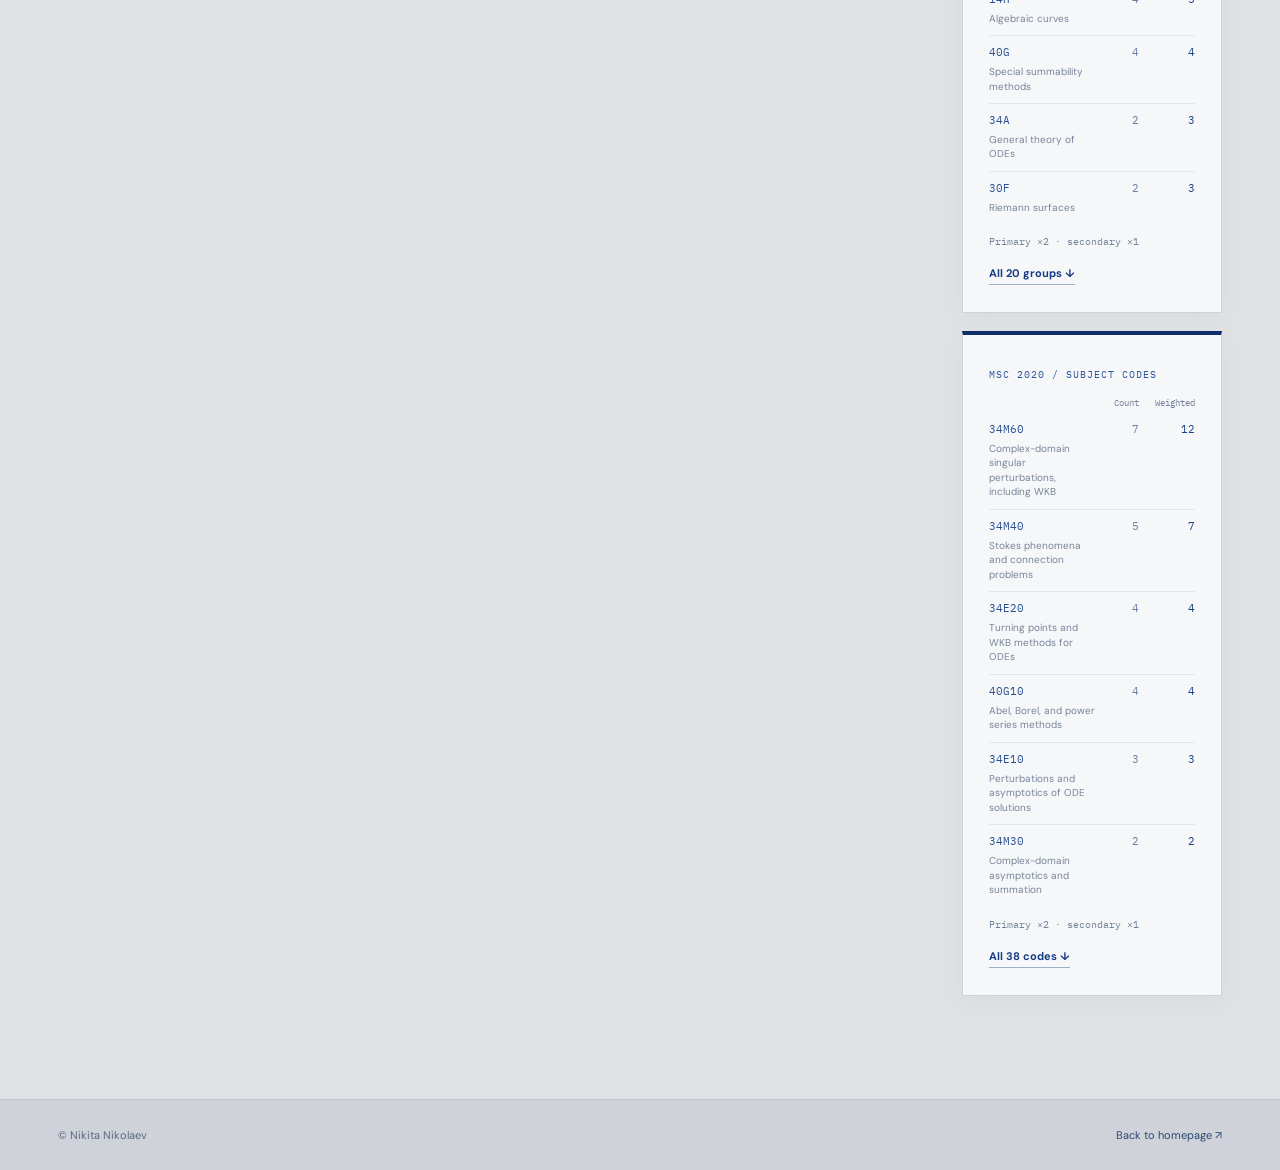
<file: publications.html>
<!doctype html>
<html lang="en">
<head>
  <meta charset="utf-8">
  <meta name="viewport" content="width=device-width, initial-scale=1">
  <meta name="color-scheme" content="light">
  <title>Publications — Nikita Nikolaev</title>
  <meta name="description" content="Published articles, research preprints, and lecture notes by Nikita Nikolaev, mathematician at the University of Edinburgh.">
  <link rel="preconnect" href="https://fonts.googleapis.com">
  <link rel="preconnect" href="https://fonts.gstatic.com" crossorigin>
  <link href="https://fonts.googleapis.com/css2?family=DM+Sans:wght@400;500;600;700&family=Fraunces:opsz,wght@9..144,400;9..144,500;9..144,600&family=IBM+Plex+Mono:wght@400;500;700&family=Manrope:wght@400;500;600;700;800&display=swap" rel="stylesheet">
  <link rel="stylesheet" href="style.css">
</head>
<body>
  <main class="concept hybrid">
    <div class="d-top">
      <div class="d-container">
        <header class="d-header">
          <a class="d-wordmark" href="index.html">Nikita Nikolaev</a>
          <nav aria-label="Main navigation">
            <a href="index.html">Home</a>
            <a href="research.html">Research</a>
            <a href="publications.html" aria-current="page">Publications</a>
            <a href="talks.html">Talks &amp; Lectures</a>
            <a href="activities.html">Activities</a>
          </nav>
        </header>
        <section class="d-page-hero" aria-labelledby="pub-title">
          <p class="d-overline">RESEARCH OUTPUT / NIKITA NIKOLAEV</p>
          <h1 id="pub-title">Publications<span class="d-period">.</span></h1>
          <nav class="d-pub-toc" aria-label="Publications page contents">
            <a href="#preprints">Preprints</a>
            <a href="#journal-articles">Published articles</a>
            <a href="#lecture-notes">Lecture notes</a>
            <a href="#other-publications">Other publications</a>
          </nav>
        </section>
      </div>
    </div>

    <div class="d-container d-pub-layout">
      <div class="d-pub-main">
        <section class="d-pub-section" id="preprints" aria-labelledby="preprints-title">
          <div class="d-pub-heading-row"><h2 class="d-section-label d-title-label" id="preprints-title"><span class="d-title-index">01 |</span><span class="d-title-name">Preprints</span></h2><button type="button" class="d-pub-expand-all" aria-expanded="false">Expand all <span aria-hidden="true">+</span></button></div>
          <div class="d-pub-list">
            <article class="d-pub-entry">
              <time datetime="2026">2026</time>
              <div>
                <h3><button type="button" class="d-pub-title-toggle" aria-expanded="false" aria-controls="pub-2610-38972">Spectral Structures on Vector Bundles <span class="d-pub-toggle-icon" aria-hidden="true">+</span></button></h3>
                <p class="d-pub-authors"><strong>Nikita Nikolaev</strong></p>
                <p class="d-pub-meta"><a href="https://arxiv.org/abs/2610.38972" target="_blank" rel="noopener noreferrer">arXiv:2610.38972 [math.AG]</a> <span class="d-pub-sep">·</span> <a href="https://doi.org/10.48550/arXiv.2610.38972" target="_blank" rel="noopener noreferrer">doi:10.48550/arXiv.2610.38972</a></p>
                <div class="d-pub-disclosure-body" id="pub-2610-38972" hidden>
                  <p>This paper develops an intrinsic moduli theory of spectral structures on holomorphic vector bundles, relating them to pushforwards of line bundles along finite covers. It identifies their analytic moduli stack with a universal relative Picard stack and proves local existence of smooth spectral presentations in families. It also compares spectral structures with regular Higgs bundles and gives examples that do not arise from any Higgs field.</p>
                  <div class="d-pub-keywords"><span class="d-pub-keywords-label">Keywords</span>
                    <ul class="d-pub-keywords-list"><li>spectral structures</li><li>holomorphic vector bundles</li><li>spectral curves</li><li>spectral data</li><li>finite flat covers</li><li>spectral correspondence</li><li>Higgs bundles</li><li>analytic moduli stacks</li><li>relative Picard stacks</li><li>finite sheaf-module correspondence</li></ul>
                  </div>
                  <div class="d-pub-keywords d-pub-msc"><span class="d-pub-keywords-label">MSC 2020</span><ul class="d-pub-keywords-list d-pub-msc-list"><li>14H60</li><li>32G13</li><li>14D23</li><li>14H30</li><li>32L05</li><li>32C25</li></ul></div>
                </div>
              </div>
            </article>
            <article class="d-pub-entry">
              <time datetime="2026">2026</time>
              <div>
                <h3><button type="button" class="d-pub-title-toggle" aria-expanded="false" aria-controls="pub-2610-20123">The WKB Riemann–Hilbert Problem for the Painlevé I System <span class="d-pub-toggle-icon" aria-hidden="true">+</span></button></h3>
                <p class="d-pub-authors">Mohamad Alameddine, Olivier Marchal, <strong>Nikita Nikolaev</strong>, Nicolas Orantin</p>
                <p class="d-pub-meta"><a href="https://arxiv.org/abs/2610.20123" target="_blank" rel="noopener noreferrer">arXiv:2610.20123 [math-ph]</a> <span class="d-pub-sep">·</span> <a href="https://doi.org/10.48550/arXiv.2610.20123" target="_blank" rel="noopener noreferrer">doi:10.48550/arXiv.2610.20123</a></p>
                <div class="d-pub-disclosure-body" id="pub-2610-20123" hidden>
                  <p>This paper constructs exact WKB solutions for the Painlevé I system and uses them to solve its direct monodromy problem and formulate a normalised Riemann–Hilbert problem. The resulting Borel-summed solutions are identified with the five rotated tritronquée solutions.</p>
                  <div class="d-pub-keywords"><span class="d-pub-keywords-label">Keywords</span>
                    <ul class="d-pub-keywords-list"><li>Exact WKB method</li><li>Painlevé equations</li><li>Borel resummation</li><li>isomonodromic deformations</li><li>Stokes phenomenon</li><li>Riemann–Hilbert problems</li></ul>
                  </div>
                  <div class="d-pub-keywords d-pub-msc"><span class="d-pub-keywords-label">MSC 2020</span><ul class="d-pub-keywords-list d-pub-msc-list"><li>34M40</li><li>34M55</li><li>34M60</li><li>34M56</li><li>35Q15</li><li>34M30</li></ul></div>
                </div>
              </div>
            </article>
            <article class="d-pub-entry">
              <time datetime="2026">2026</time>
              <div>
                <h3><button type="button" class="d-pub-title-toggle" aria-expanded="false" aria-controls="pub-2603-18842">Decorated Local Systems and Character Varieties <span class="d-pub-toggle-icon" aria-hidden="true">+</span></button></h3>
                <p class="d-pub-authors">Benedetta Facciotti, Marta Mazzocco, <strong>Nikita Nikolaev</strong></p>
                <p class="d-pub-meta"><a href="https://arxiv.org/abs/2603.18842" target="_blank" rel="noopener noreferrer">arXiv:2603.18842 [math.AG]</a> <span class="d-pub-sep">·</span> <a href="https://doi.org/10.48550/arXiv.2603.18842" target="_blank" rel="noopener noreferrer">doi:10.48550/arXiv.2603.18842</a></p>
                <div class="d-pub-disclosure-body" id="pub-2603-18842" hidden>
                  <p>The authors develop a categorical framework for decorated Betti moduli spaces, including boundary markings that encode irregular singularities. The framework is designed to clarify the relationship between descriptions using local systems, groupoid representations, character varieties, and monodromy data.</p>
                  <div class="d-pub-keywords"><span class="d-pub-keywords-label">Keywords</span>
                    <ul class="d-pub-keywords-list"><li>local systems</li><li>character varieties</li><li>moduli spaces</li><li>groupoids</li><li>Lie groupoids</li><li>marked surfaces</li><li>filtered local systems</li><li>framed local systems</li><li>decorated local systems</li><li>flag variety</li><li>representation variety</li><li>holonomy</li><li>monodromy</li></ul>
                  </div>
                  <div class="d-pub-keywords d-pub-msc"><span class="d-pub-keywords-label">MSC 2020</span><ul class="d-pub-keywords-list d-pub-msc-list"><li>34M40</li><li>32G34</li><li>14D20</li><li>14D23</li><li>14H30</li><li>32S40</li></ul></div>
                </div>
              </div>
            </article>
            <article class="d-pub-entry">
              <time datetime="2025">2025</time>
              <div>
                <h3><button type="button" class="d-pub-title-toggle" aria-expanded="false" aria-controls="pub-2503-12290">Resurgence of Tritronquées Solutions of the Deformed Painlevé I Equation <span class="d-pub-toggle-icon" aria-hidden="true">+</span></button></h3>
                <p class="d-pub-authors">Mohamad Alameddine, Olivier Marchal, <strong>Nikita Nikolaev</strong>, Nicolas Orantin</p>
                <p class="d-pub-meta"><a href="https://arxiv.org/abs/2503.12290" target="_blank" rel="noopener noreferrer">arXiv:2503.12290 [math.DG]</a> <span class="d-pub-sep">·</span> <a href="https://doi.org/10.48550/arXiv.2503.12290" target="_blank" rel="noopener noreferrer">doi:10.48550/arXiv.2503.12290</a></p>
                <div class="d-pub-disclosure-body" id="pub-2503-12290" hidden>
                  <p>This work proves that the formal perturbative solution of the deformed Painlevé I equation is resurgent. It describes the geometry of the associated Borel transform through a surface related to the Fermat quintic, revealing the locations of its Borel singularities and Stokes directions.</p>
                  <div class="d-pub-keywords"><span class="d-pub-keywords-label">Keywords</span>
                    <ul class="d-pub-keywords-list"><li>Painlevé equations</li><li>Borel resummation</li><li>Stokes phenomenon</li><li>analytic continuation</li><li>complex flows</li><li>Lie groupoids</li><li>resurgence</li><li>exact asymptotics</li><li>exact perturbation theory</li></ul>
                  </div>
                  <div class="d-pub-keywords d-pub-msc"><span class="d-pub-keywords-label">MSC 2020</span><ul class="d-pub-keywords-list d-pub-msc-list"><li>34A26</li><li>34M40</li><li>34M55</li><li>34M04</li><li>34M25</li></ul></div>
                </div>
              </div>
            </article>
            <article class="d-pub-entry">
              <time datetime="2024">2024</time>
              <div>
                <h3><button type="button" class="d-pub-title-toggle" aria-expanded="false" aria-controls="pub-2410-17224">Geometry and Resurgence of WKB Solutions of Schrödinger Equations <span class="d-pub-toggle-icon" aria-hidden="true">+</span></button></h3>
                <p class="d-pub-authors"><strong>Nikita Nikolaev</strong></p>
                <p class="d-pub-meta"><a href="https://arxiv.org/abs/2410.17224" target="_blank" rel="noopener noreferrer">arXiv:2410.17224 [math.DG]</a> <span class="d-pub-sep">·</span> <a href="https://doi.org/10.48550/arXiv.2410.17224" target="_blank" rel="noopener noreferrer">doi:10.48550/arXiv.2410.17224</a></p>
                <div class="d-pub-disclosure-body" id="pub-2410-17224" hidden>
                  <p>A geometric proof of the resurgence of formal WKB solutions to Schrödinger equations on Riemann surfaces. Using meromorphic vector-field flows, holomorphic Lie groupoids, and spectral curves, the paper describes the geometry of the Borel plane, its singularities, and Stokes rays.</p>
                  <div class="d-pub-keywords"><span class="d-pub-keywords-label">Keywords</span>
                    <ul class="d-pub-keywords-list"><li>resurgence</li><li>quantum resurgence</li><li>exact WKB method</li><li>exact perturbation theory</li><li>Borel resummation</li><li>Stokes phenomenon</li><li>spectral curves</li><li>quadratic differentials</li><li>complex flows</li><li>endless analytic continuation</li><li>Lie groupoids</li></ul>
                  </div>
                  <div class="d-pub-keywords d-pub-msc"><span class="d-pub-keywords-label">MSC 2020</span><ul class="d-pub-keywords-list d-pub-msc-list"><li>34M60</li><li>34M40</li><li>34M30</li><li>34M35</li><li>34E20</li><li>30F20</li><li>32M25</li><li>32S65</li></ul></div>
                </div>
              </div>
            </article>
            <article class="d-pub-entry">
              <time datetime="2022">2022</time>
              <div>
                <h3><button type="button" class="d-pub-title-toggle" aria-expanded="false" aria-controls="pub-2201-04526">Borel Summability for Nonlinear Differential Systems on Characteristic Domains <span class="d-pub-toggle-icon" aria-hidden="true">+</span></button></h3>
                <p class="d-pub-authors"><strong>Nikita Nikolaev</strong></p>
                <p class="d-pub-venue">Substantially revised 2026</p>
                <p class="d-pub-meta"><a href="https://arxiv.org/abs/2201.04526" target="_blank" rel="noopener noreferrer">arXiv:2201.04526 [math.CA]</a> <span class="d-pub-sep">·</span> <a href="https://doi.org/10.48550/arXiv.2201.04526" target="_blank" rel="noopener noreferrer">doi:10.48550/arXiv.2201.04526</a></p>
                <div class="d-pub-disclosure-body" id="pub-2201-04526" hidden>
                  <p>We investigate singularly perturbed nonlinear complex differential systems of the form <math><mi>ℏ</mi><msub><mo>∂</mo><mi>x</mi></msub><mi>f</mi><mo>=</mo><mi>F</mi><mo>(</mo><mi>x</mi><mo>,</mo><mi>ℏ</mi><mo>,</mo><mi>f</mi><mo>)</mo></math>, where <math><mi>ℏ</mi></math> is a small complex perturbation parameter. We give geometric and analytic conditions under which the formal perturbative solution associated with a fixed regular leading-order branch is locally uniformly Borel summable. This leads to an existence and uniqueness theorem of holomorphic solutions with prescribed perturbative expansion. We give an explicit triangular example and a self-contained application to the singularly perturbed Painlevé I equation.</p>
                  <div class="d-pub-keywords"><span class="d-pub-keywords-label">Keywords</span>
                    <ul class="d-pub-keywords-list"><li>exact perturbation theory</li><li>singular perturbation theory</li><li>Borel resummation</li><li>factorial asymptotics</li><li>nonlinear differential systems</li><li>Painlevé I</li></ul>
                  </div>
                  <div class="d-pub-keywords d-pub-msc"><span class="d-pub-keywords-label">MSC 2020</span><ul class="d-pub-keywords-list d-pub-msc-list"><li><a href="https://zbmath.org/classification/?q=cc%3A34M60" target="_blank" rel="noopener noreferrer" aria-label="MSC 34M60 (primary) on zbMATH">34M60</a> (primary)</li><li>34M04</li><li>34E15</li><li>34A34</li></ul></div>
                </div>
              </div>
            </article>
            <article class="d-pub-entry">
              <time datetime="2019">2019</time>
              <div>
                <h3><button type="button" class="d-pub-title-toggle" aria-expanded="false" aria-controls="pub-1909-04011">Invariant Flags for Singularly Perturbed Logarithmic Systems of Rank Two <span class="d-pub-toggle-icon" aria-hidden="true">+</span></button></h3>
                <p class="d-pub-authors"><strong>Nikita Nikolaev</strong></p>
                <p class="d-pub-venue">Substantially revised 2026</p>
                <p class="d-pub-meta"><a href="https://arxiv.org/abs/1909.04011" target="_blank" rel="noopener noreferrer">arXiv:1909.04011 [math.CA]</a> <span class="d-pub-sep">·</span> <a href="https://doi.org/10.48550/arXiv.1909.04011" target="_blank" rel="noopener noreferrer">doi:10.48550/arXiv.1909.04011</a></p>
                <div class="d-pub-disclosure-body" id="pub-1909-04011" hidden>
                  <p>The paper constructs a canonical invariant flag for rank-two singularly perturbed logarithmic systems, with uniform factorial asymptotics and well-defined spectral limits. It relates this flag to the Levelt growth filtration and Borel resummation, and gives a uniform matching formula between WKB data and the exact Frobenius exponent at a double pole.</p>
                  <div class="d-pub-keywords"><span class="d-pub-keywords-label">Keywords</span>
                    <ul class="d-pub-keywords-list"><li>singular perturbation theory</li><li>exact perturbation theory</li><li>logarithmic differential systems</li><li>flag reduction</li><li>Levelt filtration</li><li>factorial asymptotics</li><li>Borel resummation</li></ul>
                  </div>
                  <div class="d-pub-keywords d-pub-msc"><span class="d-pub-keywords-label">MSC 2020</span><ul class="d-pub-keywords-list d-pub-msc-list"><li>34M60</li><li>34E10</li><li>34E20</li><li>40G10</li></ul></div>
                </div>
              </div>
            </article>
          </div>
        </section>

        <section class="d-pub-section d-pub-journals" id="journal-articles" aria-labelledby="journal-title">
          <div class="d-pub-heading-row"><h2 class="d-section-label d-title-label" id="journal-title"><span class="d-title-index">02 |</span><span class="d-title-name">Published articles</span></h2><button type="button" class="d-pub-expand-all" aria-expanded="false">Expand all <span aria-hidden="true">+</span></button></div>
          <div class="d-pub-list">
            <article class="d-pub-entry">
              <time datetime="2021">2021</time>
              <div>
                <h3><button type="button" class="d-pub-title-toggle" aria-expanded="false" aria-controls="pub-2112-08792">Gevrey Asymptotic Implicit Function Theorem <span class="d-pub-toggle-icon" aria-hidden="true">+</span></button></h3>
                <p class="d-pub-authors"><strong>Nikita Nikolaev</strong></p>
                <p class="d-pub-venue"><a href="https://doi.org/10.4171/LEM/1061" target="_blank" rel="noopener noreferrer"><em>L’Enseignement Mathématique</em> 70 (2024), nos. 1–2, 251–282</a></p>
                <p class="d-pub-meta"><a href="https://arxiv.org/abs/2112.08792" target="_blank" rel="noopener noreferrer">arXiv:2112.08792 [math.CV]</a> <span class="d-pub-sep">·</span> <a href="https://doi.org/10.4171/LEM/1061" target="_blank" rel="noopener noreferrer">doi:10.4171/LEM/1061</a></p>
                <div class="d-pub-disclosure-body" id="pub-2112-08792" hidden>
                  <p>An implicit function theorem for families with Gevrey asymptotics. The implicitly defined formal solution is shown to be Borel summable, and the theorem is applied to asymptotic diagonalisation and Jordan decomposition of holomorphic matrix families.</p>
                  <div class="d-pub-keywords"><span class="d-pub-keywords-label">Keywords</span>
                    <ul class="d-pub-keywords-list"><li>exact perturbation theory</li><li>singular perturbation theory</li><li>Borel summation</li><li>Borel-Laplace theory</li><li>asymptotic analysis</li><li>Gevrey asymptotics</li><li>resurgence</li><li>exact WKB analysis</li></ul>
                  </div>
                  <div class="d-pub-keywords d-pub-msc"><span class="d-pub-keywords-label">MSC 2020</span><ul class="d-pub-keywords-list d-pub-msc-list"><li>58C15</li><li>32A05</li><li>40G10</li><li>35C10</li></ul></div>
                </div>
              </div>
            </article>
            <article class="d-pub-entry">
              <time datetime="2021">2021</time>
              <div>
                <h3><button type="button" class="d-pub-title-toggle" aria-expanded="false" aria-controls="pub-2106-10248">Existence and Uniqueness of Exact WKB Solutions for Second-Order Singularly Perturbed Linear ODEs <span class="d-pub-toggle-icon" aria-hidden="true">+</span></button></h3>
                <p class="d-pub-authors"><strong>Nikita Nikolaev</strong></p>
                <p class="d-pub-venue"><a href="https://doi.org/10.1007/s00220-022-04603-7" target="_blank" rel="noopener noreferrer"><em>Communications in Mathematical Physics</em> 400 (2023), 463–517</a></p>
                <p class="d-pub-meta"><a href="https://arxiv.org/abs/2106.10248" target="_blank" rel="noopener noreferrer">arXiv:2106.10248 [math.AP]</a> <span class="d-pub-sep">·</span> <a href="https://doi.org/10.1007/s00220-022-04603-7" target="_blank" rel="noopener noreferrer">doi:10.1007/s00220-022-04603-7</a></p>
                <div class="d-pub-disclosure-body" id="pub-2106-10248" hidden>
                  <p>This paper proves existence and uniqueness for exact WKB solutions of a broad class of second-order linear differential equations in the complex domain, including generic and closed WKB trajectories. The results also establish Borel summability in a substantial class of examples and give an explicit description of the Borel transform.</p>
                  <div class="d-pub-keywords"><span class="d-pub-keywords-label">Keywords</span>
                    <ul class="d-pub-keywords-list"><li>exact WKB analysis</li><li>exact WKB method</li><li>linear ODEs</li><li>Schrödinger equation</li><li>singular perturbation theory</li><li>exact perturbation theory</li><li>Borel resummation</li><li>Borel-Laplace theory</li><li>asymptotic analysis</li><li>exponential asymptotics</li><li>Gevrey asymptotics</li><li>resurgence</li></ul>
                  </div>
                  <div class="d-pub-keywords d-pub-msc"><span class="d-pub-keywords-label">MSC 2020</span><ul class="d-pub-keywords-list d-pub-msc-list"><li>34M60</li><li>34E10</li><li>34E20</li><li>40G10</li><li>34M03</li><li>34M25</li></ul></div>
                </div>
              </div>
            </article>
            <article class="d-pub-entry">
              <time datetime="2020">2020</time>
              <div>
                <h3><button type="button" class="d-pub-title-toggle" aria-expanded="false" aria-controls="pub-2008-06492">Exact Solutions for the Singularly Perturbed Riccati Equation and Exact WKB Analysis <span class="d-pub-toggle-icon" aria-hidden="true">+</span></button></h3>
                <p class="d-pub-authors"><strong>Nikita Nikolaev</strong></p>
                <p class="d-pub-venue"><a href="https://doi.org/10.1017/nmj.2022.38" target="_blank" rel="noopener noreferrer"><em>Nagoya Mathematical Journal</em> 250 (2023), 434–469</a></p>
                <p class="d-pub-meta"><a href="https://arxiv.org/abs/2008.06492" target="_blank" rel="noopener noreferrer">arXiv:2008.06492 [math.CA]</a> <span class="d-pub-sep">·</span> <a href="https://doi.org/10.1017/nmj.2022.38" target="_blank" rel="noopener noreferrer">doi:10.1017/nmj.2022.38</a></p>
                <div class="d-pub-disclosure-body" id="pub-2008-06492" hidden>
                  <p>Using Borel–Laplace summation, the paper constructs unique exact solutions of singularly perturbed Riccati equations with prescribed asymptotics. An application gives exact WKB solutions for one-dimensional complex Schrödinger equations with rational potentials.</p>
                  <div class="d-pub-keywords"><span class="d-pub-keywords-label">Keywords</span>
                    <ul class="d-pub-keywords-list"><li>exact perturbation theory</li><li>singular perturbation theory</li><li>Borel summation</li><li>Borel-Laplace theory</li><li>asymptotic analysis</li><li>Gevrey asymptotics</li><li>resurgence</li><li>exact WKB analysis</li><li>exact WKB method</li><li>nonlinear ODEs</li><li>Riccati equation</li><li>Schrödinger equation</li></ul>
                  </div>
                  <div class="d-pub-keywords d-pub-msc"><span class="d-pub-keywords-label">MSC 2020</span><ul class="d-pub-keywords-list d-pub-msc-list"><li>34M60</li><li>34E10</li><li>34E20</li><li>40G10</li></ul></div>
                </div>
              </div>
            </article>
            <article class="d-pub-entry">
              <time datetime="2019">2019</time>
              <div>
                <h3><button type="button" class="d-pub-title-toggle" aria-expanded="false" aria-controls="pub-1902-03384">Abelianisation of Logarithmic <span class="d-math">sl₂</span>-Connections <span class="d-pub-toggle-icon" aria-hidden="true">+</span></button></h3>
                <p class="d-pub-authors"><strong>Nikita Nikolaev</strong></p>
                <p class="d-pub-venue"><a href="https://doi.org/10.1007/s00029-021-00688-5" target="_blank" rel="noopener noreferrer"><em>Selecta Mathematica</em> 27 (2021), article 78</a></p>
                <p class="d-pub-meta"><a href="https://arxiv.org/abs/1902.03384" target="_blank" rel="noopener noreferrer">arXiv:1902.03384 [math.AG]</a> <span class="d-pub-sep">·</span> <a href="https://doi.org/10.1007/s00029-021-00688-5" target="_blank" rel="noopener noreferrer">doi:10.1007/s00029-021-00688-5</a></p>
                <div class="d-pub-disclosure-body" id="pub-1902-03384" hidden>
                  <p>A functorial abelianisation correspondence between certain logarithmic sl₂-connections on a complex curve and abelian connections on an associated spectral double cover. The inverse equivalence is constructed using a canonical cocycle of automorphisms of the direct-image functor.</p>
                  <div class="d-pub-keywords"><span class="d-pub-keywords-label">Keywords</span>
                    <ul class="d-pub-keywords-list"><li>meromorphic connections</li><li>spectral curves</li><li>spectral networks</li><li>Stokes graph</li><li>exact WKB</li><li>abelianisation</li><li>Levelt filtrations</li><li>singular differential equations</li><li>Higgs bundles</li><li>local systems</li></ul>
                  </div>
                  <div class="d-pub-keywords d-pub-msc"><span class="d-pub-keywords-label">MSC 2020</span><ul class="d-pub-keywords-list d-pub-msc-list"><li>53C05</li><li>34M03</li><li>34M35</li><li>34M40</li><li>34M60</li></ul></div>
                </div>
              </div>
            </article>
          </div>
        </section>

        <section class="d-pub-section d-pub-journals" id="lecture-notes" aria-labelledby="lecture-notes-title">
          <div class="d-pub-heading-row"><h2 class="d-section-label d-title-label" id="lecture-notes-title"><span class="d-title-index">03 |</span><span class="d-title-name">Lecture notes</span></h2><button type="button" class="d-pub-expand-all" aria-expanded="false">Expand all <span aria-hidden="true">+</span></button></div>
          <div class="d-pub-list">
            <article class="d-pub-entry">
              <time datetime="2026">2026</time>
              <div>
                <h3><button type="button" class="d-pub-title-toggle" aria-expanded="false" aria-controls="pub-2605-12572">Chewing Gums, Snakes and Candle Cakes <span class="d-pub-toggle-icon" aria-hidden="true">+</span></button></h3>
                <p class="d-pub-authors">Benedetta Facciotti, Marta Mazzocco, <strong>Nikita Nikolaev</strong></p>
                <p class="d-pub-meta"><a href="https://arxiv.org/abs/2605.12572" target="_blank" rel="noopener noreferrer">arXiv:2605.12572 [math.GT]</a> <span class="d-pub-sep">·</span> <a href="https://doi.org/10.48550/arXiv.2605.12572" target="_blank" rel="noopener noreferrer">doi:10.48550/arXiv.2605.12572</a> <span class="d-pub-sep">·</span> Lecture notes</p>
                <div class="d-pub-disclosure-body" id="pub-2605-12572" hidden>
                  <p>These lecture notes explore higher Teichmüller spaces using concrete geometric constructions. They explain the chewing-gum degeneration of bordered surfaces and connect it with Fock–Goncharov snake calculus and amalgamation.</p>
                  <div class="d-pub-keywords"><span class="d-pub-keywords-label">Keywords</span>
                    <ul class="d-pub-keywords-list"><li>Riemann surfaces with marked boundary</li><li>Shear coordinates</li><li>Higher Teichmüller theory</li><li>Fock–Goncharov coordinates</li></ul>
                  </div>
                  <div class="d-pub-keywords d-pub-msc"><span class="d-pub-keywords-label">MSC 2020</span><ul class="d-pub-keywords-list d-pub-msc-list"><li>30F60</li><li>32G15</li><li>57K20</li><li>14H10</li><li>14M35</li></ul></div>
                </div>
              </div>
            </article>
          </div>
        </section>

        <section class="d-pub-section d-pub-journals" id="other-publications" aria-labelledby="other-title">
          <div class="d-pub-heading-row"><h2 class="d-section-label d-title-label" id="other-title"><span class="d-title-index">04 |</span><span class="d-title-name">Other publications</span></h2><button type="button" class="d-pub-expand-all" aria-expanded="false">Expand all <span aria-hidden="true">+</span></button></div>
          <div class="d-pub-list">
            <article class="d-pub-entry">
              <time datetime="2021">2021</time>
              <div>
                <h3><button type="button" class="d-pub-title-toggle" aria-expanded="false" aria-controls="pub-zbl-1480-01072">Young mathematicians’ column <span class="d-pub-toggle-icon" aria-hidden="true">+</span></button></h3>
                <p class="d-pub-authors">Anastasia Matveeva, <strong>Nikita Nikolaev</strong>, Vladimir Salnikov, Alfonso Garmendia, Leonid Ryvkin</p>
                <p class="d-pub-venue"><a href="https://doi.org/10.4171/MAG-7" target="_blank" rel="noopener noreferrer"><em>European Mathematical Society Magazine</em> 119 (2021), 40–43</a></p>
                <p class="d-pub-meta"><a href="https://zbmath.org/1480.01072" target="_blank" rel="noopener noreferrer">zbMATH:1480.01072</a> <span class="d-pub-sep">·</span> <a href="https://doi.org/10.4171/MAG-7" target="_blank" rel="noopener noreferrer">doi:10.4171/MAG-7</a></p>
                <div class="d-pub-disclosure-body" id="pub-zbl-1480-01072" hidden>
                  <p>A jointly authored magazine contribution appearing in the European Mathematical Society’s “Young mathematicians’ column”.</p>
                  <div class="d-pub-keywords d-pub-msc"><span class="d-pub-keywords-label">MSC 2020</span><ul class="d-pub-keywords-list d-pub-msc-list"><li>01A80</li></ul></div>
                </div>
              </div>
            </article>
          </div>
        </section>
      </div>

      <aside class="d-pub-aside" aria-label="Publication links">
        <div class="d-aside-panel d-pub-summary">
          <span class="d-panel-label">AT A GLANCE</span>
          <strong class="d-pub-count">13</strong>
          <p>Works listed</p>
          <a class="d-pub-breakdown" href="#preprints"><span>Preprints</span><strong>7</strong></a>
          <a class="d-pub-breakdown" href="#journal-articles"><span>Published articles</span><strong>4</strong></a>
          <a class="d-pub-breakdown" href="#lecture-notes"><span>Lecture notes</span><strong>1</strong></a>
          <a class="d-pub-breakdown" href="#other-publications"><span>Other publications</span><strong>1</strong></a>
        </div>
        <div class="d-aside-panel d-pub-profile-links">
          <span class="d-panel-label">AUTHOR PROFILE</span>
          <a href="https://arxiv.org/a/nikolaev_n_1.html" target="_blank" rel="noopener noreferrer">arXiv author page <span>↗</span></a>
          <a href="https://orcid.org/0000-0002-7042-0479" target="_blank" rel="noopener noreferrer">ORCID <span>↗</span></a>
          <a href="https://scholar.google.com/citations?user=R0WX6WAAAAAJ" target="_blank" rel="noopener noreferrer">Google Scholar <span>↗</span></a>
          <a href="https://mathscinet.ams.org/mathscinet/MRAuthorID/1455011" target="_blank" rel="noopener noreferrer">MathSciNet profile <span>↗</span></a>
          <a href="https://zbmath.org/authors/nikolaev.nikita" target="_blank" rel="noopener noreferrer">zbMATH profile <span>↗</span></a>
        </div>
        <div class="d-aside-panel d-pub-sidebar-index">
          <span class="d-panel-label">TOP CO-AUTHORS</span>
          <ol class="d-freq-list">
            <li><span>Mohamad Alameddine</span><strong>2</strong></li>
            <li><span>Benedetta Facciotti</span><strong>2</strong></li>
            <li><span>Olivier Marchal</span><strong>2</strong></li>
            <li><span>Marta Mazzocco</span><strong>2</strong></li>
            <li><span>Nicolas Orantin</span><strong>2</strong></li>
          </ol>
          <p class="d-freq-rule">Number of jointly authored works</p>
          <a class="d-index-link" href="research.html#coauthor-index">All 9 co-authors ↓</a>
        </div>
        <div class="d-aside-panel d-pub-sidebar-index">
          <span class="d-panel-label">TOP KEYWORDS</span>
          <ol class="d-freq-list">
            <li><span>Borel resummation</span><strong>8</strong></li><li><span>exact WKB</span><strong>8</strong></li>
            <li><span>exact perturbation theory</span><strong>7</strong></li><li><span>resurgence</span><strong>6</strong></li>
            <li><span>singular perturbation theory</span><strong>5</strong></li><li><span>asymptotic analysis</span><strong>3</strong></li>
            <li><span>Borel–Laplace theory</span><strong>3</strong></li><li><span>Gevrey asymptotics</span><strong>3</strong></li>
            <li><span>Lie groupoids</span><strong>3</strong></li><li><span>Stokes phenomenon</span><strong>3</strong></li>
          </ol>
          <a class="d-index-link" href="research.html#keyword-index">All keywords ↓</a>
        </div>
        <div class="d-aside-panel d-pub-sidebar-index">
          <span class="d-panel-label">ARXIV SUBJECTS</span>
<div class="d-freq-column-head"><span>Count</span><span>Weighted</span></div>
          <ol class="d-freq-list d-freq-dual">
            <li><span>math.CA</span><span class="d-freq-numbers"><span>7</span><strong>13</strong></span></li>
            <li><span>math-ph</span><span class="d-freq-numbers"><span>9</span><strong>11</strong></span></li>
            <li><span>math.AG</span><span class="d-freq-numbers"><span>5</span><strong>11</strong></span></li>
            <li><span>math.DG</span><span class="d-freq-numbers"><span>3</span><strong>7</strong></span></li>
            <li><span>math.CV</span><span class="d-freq-numbers"><span>4</span><strong>6</strong></span></li>
          </ol>
          <p class="d-freq-rule">Primary ×3 · secondary ×1</p>
          <a class="d-index-link" href="research.html#arxiv-index">All 8 subjects ↓</a>
        </div>
        <div class="d-aside-panel d-pub-sidebar-index">
          <span class="d-panel-label">MSC 2020 / SUBJECT FIELDS</span>
          <div class="d-freq-column-head"><span>Count</span><span>Weighted</span></div>
          <ol class="d-freq-list d-freq-dual">
            <li><span><code>34</code><small>Ordinary differential equations</small></span><span class="d-freq-numbers"><span>35</span><strong>43</strong></span></li>
            <li><span><code>32</code><small>Several complex variables</small></span><span class="d-freq-numbers"><span>9</span><strong>9</strong></span></li>
            <li><span><code>14</code><small>Algebraic geometry</small></span><span class="d-freq-numbers"><span>8</span><strong>9</strong></span></li>
            <li><span><code>40</code><small>Sequences and summability</small></span><span class="d-freq-numbers"><span>4</span><strong>4</strong></span></li>
            <li><span><code>30</code><small>Functions of a complex variable</small></span><span class="d-freq-numbers"><span>2</span><strong>3</strong></span></li>
            <li><span><code>35</code><small>Partial differential equations</small></span><span class="d-freq-numbers"><span>2</span><strong>2</strong></span></li>
          </ol>
          <p class="d-freq-rule">Primary ×2 · secondary ×1</p>
          <a class="d-index-link" href="research.html#msc-field-index">All 10 fields ↓</a>
        </div>
        <div class="d-aside-panel d-pub-sidebar-index">
          <span class="d-panel-label">MSC 2020 / SUBJECT GROUPS</span>
          <div class="d-freq-column-head"><span>Count</span><span>Weighted</span></div>
          <ol class="d-freq-list d-freq-dual">
            <li><span><code>34M</code><small>ODEs in the complex domain</small></span><span class="d-freq-numbers"><span>25</span><strong>32</strong></span></li>
            <li><span><code>34E</code><small>Asymptotic theory for ODEs</small></span><span class="d-freq-numbers"><span>8</span><strong>8</strong></span></li>
            <li><span><code>14H</code><small>Algebraic curves</small></span><span class="d-freq-numbers"><span>4</span><strong>5</strong></span></li>
            <li><span><code>40G</code><small>Special summability methods</small></span><span class="d-freq-numbers"><span>4</span><strong>4</strong></span></li>
            <li><span><code>34A</code><small>General theory of ODEs</small></span><span class="d-freq-numbers"><span>2</span><strong>3</strong></span></li>
            <li><span><code>30F</code><small>Riemann surfaces</small></span><span class="d-freq-numbers"><span>2</span><strong>3</strong></span></li>
          </ol>
          <p class="d-freq-rule">Primary ×2 · secondary ×1</p>
          <a class="d-index-link" href="research.html#msc-group-index">All 20 groups ↓</a>
        </div>
        <div class="d-aside-panel d-pub-sidebar-index">
          <span class="d-panel-label">MSC 2020 / SUBJECT CODES</span>
<div class="d-freq-column-head"><span>Count</span><span>Weighted</span></div>
          <ol class="d-freq-list d-freq-dual">
            <li><span><code>34M60</code><small>Complex-domain singular perturbations, including WKB</small></span><span class="d-freq-numbers"><span>7</span><strong>12</strong></span></li>
            <li><span><code>34M40</code><small>Stokes phenomena and connection problems</small></span><span class="d-freq-numbers"><span>5</span><strong>7</strong></span></li>
            <li><span><code>34E20</code><small>Turning points and WKB methods for ODEs</small></span><span class="d-freq-numbers"><span>4</span><strong>4</strong></span></li>
            <li><span><code>40G10</code><small>Abel, Borel, and power series methods</small></span><span class="d-freq-numbers"><span>4</span><strong>4</strong></span></li>
            <li><span><code>34E10</code><small>Perturbations and asymptotics of ODE solutions</small></span><span class="d-freq-numbers"><span>3</span><strong>3</strong></span></li>
            <li><span><code>34M30</code><small>Complex-domain asymptotics and summation</small></span><span class="d-freq-numbers"><span>2</span><strong>2</strong></span></li>
          </ol>
          <p class="d-freq-rule">Primary ×2 · secondary ×1</p>
          <a class="d-index-link" href="research.html#msc-index">All 38 codes ↓</a>
        </div>

      </aside>
    </div>

    <footer class="d-footer"><div class="d-container"><span>© Nikita Nikolaev</span><span><a href="index.html">Back to homepage ↗</a></span></div></footer>
  </main>
  <script>
    document.querySelectorAll('.d-pub-section').forEach((section) => {
      const titleButtons = [...section.querySelectorAll('.d-pub-title-toggle')];
      const expandAll = section.querySelector('.d-pub-expand-all');
      if (!expandAll || !titleButtons.length) return;

      expandAll.setAttribute('aria-controls', titleButtons.map((button) => button.getAttribute('aria-controls')).join(' '));

      const setExpanded = (button, expanded) => {
        const panel = document.getElementById(button.getAttribute('aria-controls'));
        if (!panel) return;
        button.setAttribute('aria-expanded', String(expanded));
        panel.hidden = !expanded;
        button.querySelector('.d-pub-toggle-icon').textContent = expanded ? '−' : '+';
      };

      const updateExpandAll = () => {
        const allExpanded = titleButtons.every((button) => button.getAttribute('aria-expanded') === 'true');
        const action = allExpanded ? 'Collapse all' : 'Expand all';
        expandAll.setAttribute('aria-expanded', String(allExpanded));
        expandAll.setAttribute('aria-label', `${action} ${section.querySelector('.d-title-name').textContent.toLowerCase()}`);
        expandAll.firstChild.textContent = `${action} `;
        expandAll.querySelector('span').textContent = allExpanded ? '−' : '+';
      };

      titleButtons.forEach((button) => button.addEventListener('click', () => {
        setExpanded(button, button.getAttribute('aria-expanded') !== 'true');
        updateExpandAll();
      }));

      expandAll.addEventListener('click', () => {
        const openAll = titleButtons.some((button) => button.getAttribute('aria-expanded') !== 'true');
        titleButtons.forEach((button) => setExpanded(button, openAll));
        updateExpandAll();
      });

      updateExpandAll();
    });

    document.querySelectorAll('.d-pub-msc-list li').forEach((item) => {
      const code = item.textContent.trim();
      if (!/^\d{2}[A-Z]\d{2}$/.test(code)) return;
      const link = document.createElement('a');
      link.href = `https://zbmath.org/classification/?q=cc%3A${encodeURIComponent(code)}`;
      link.target = '_blank';
      link.rel = 'noopener noreferrer';
      link.textContent = code;
      link.setAttribute('aria-label', `MSC ${code} on zbMATH`);
      item.replaceChildren(link);
    });
  </script>
  <script src="bibtex.js"></script>
</body>
</html>
</file>
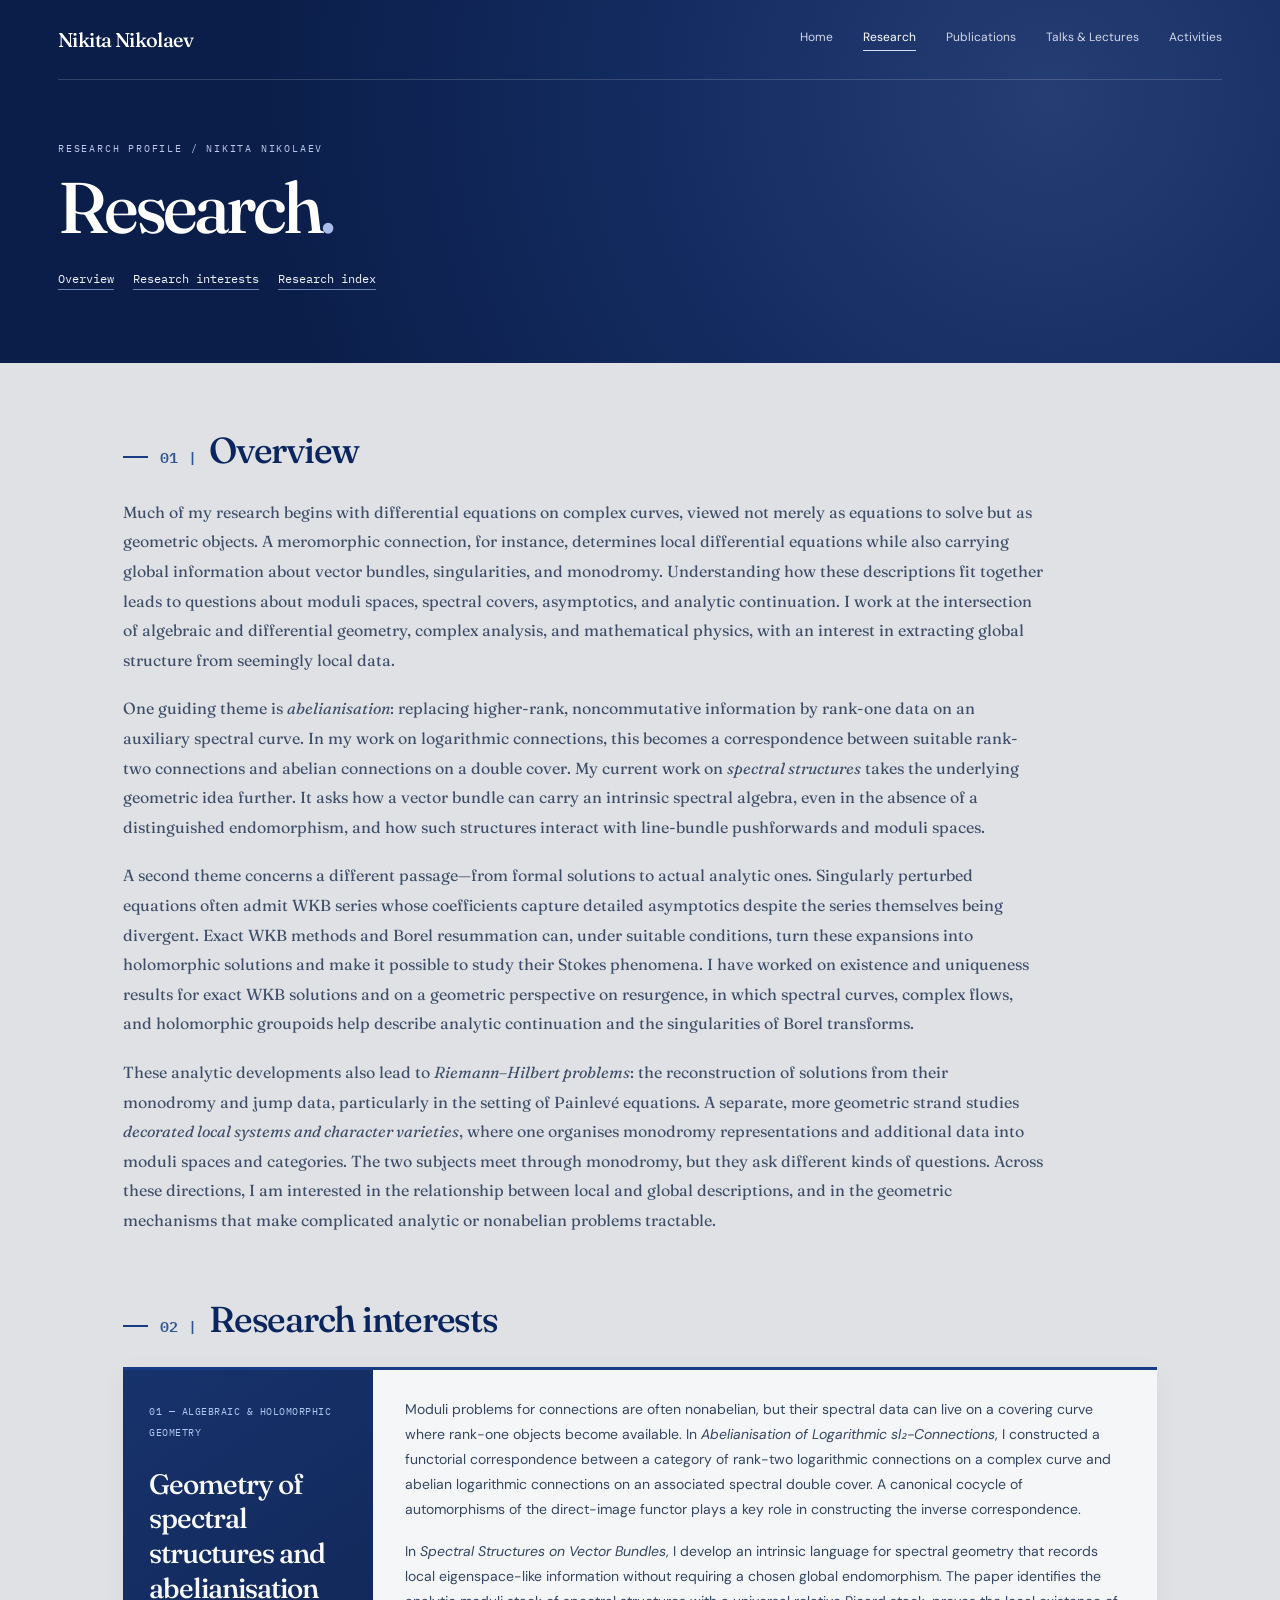
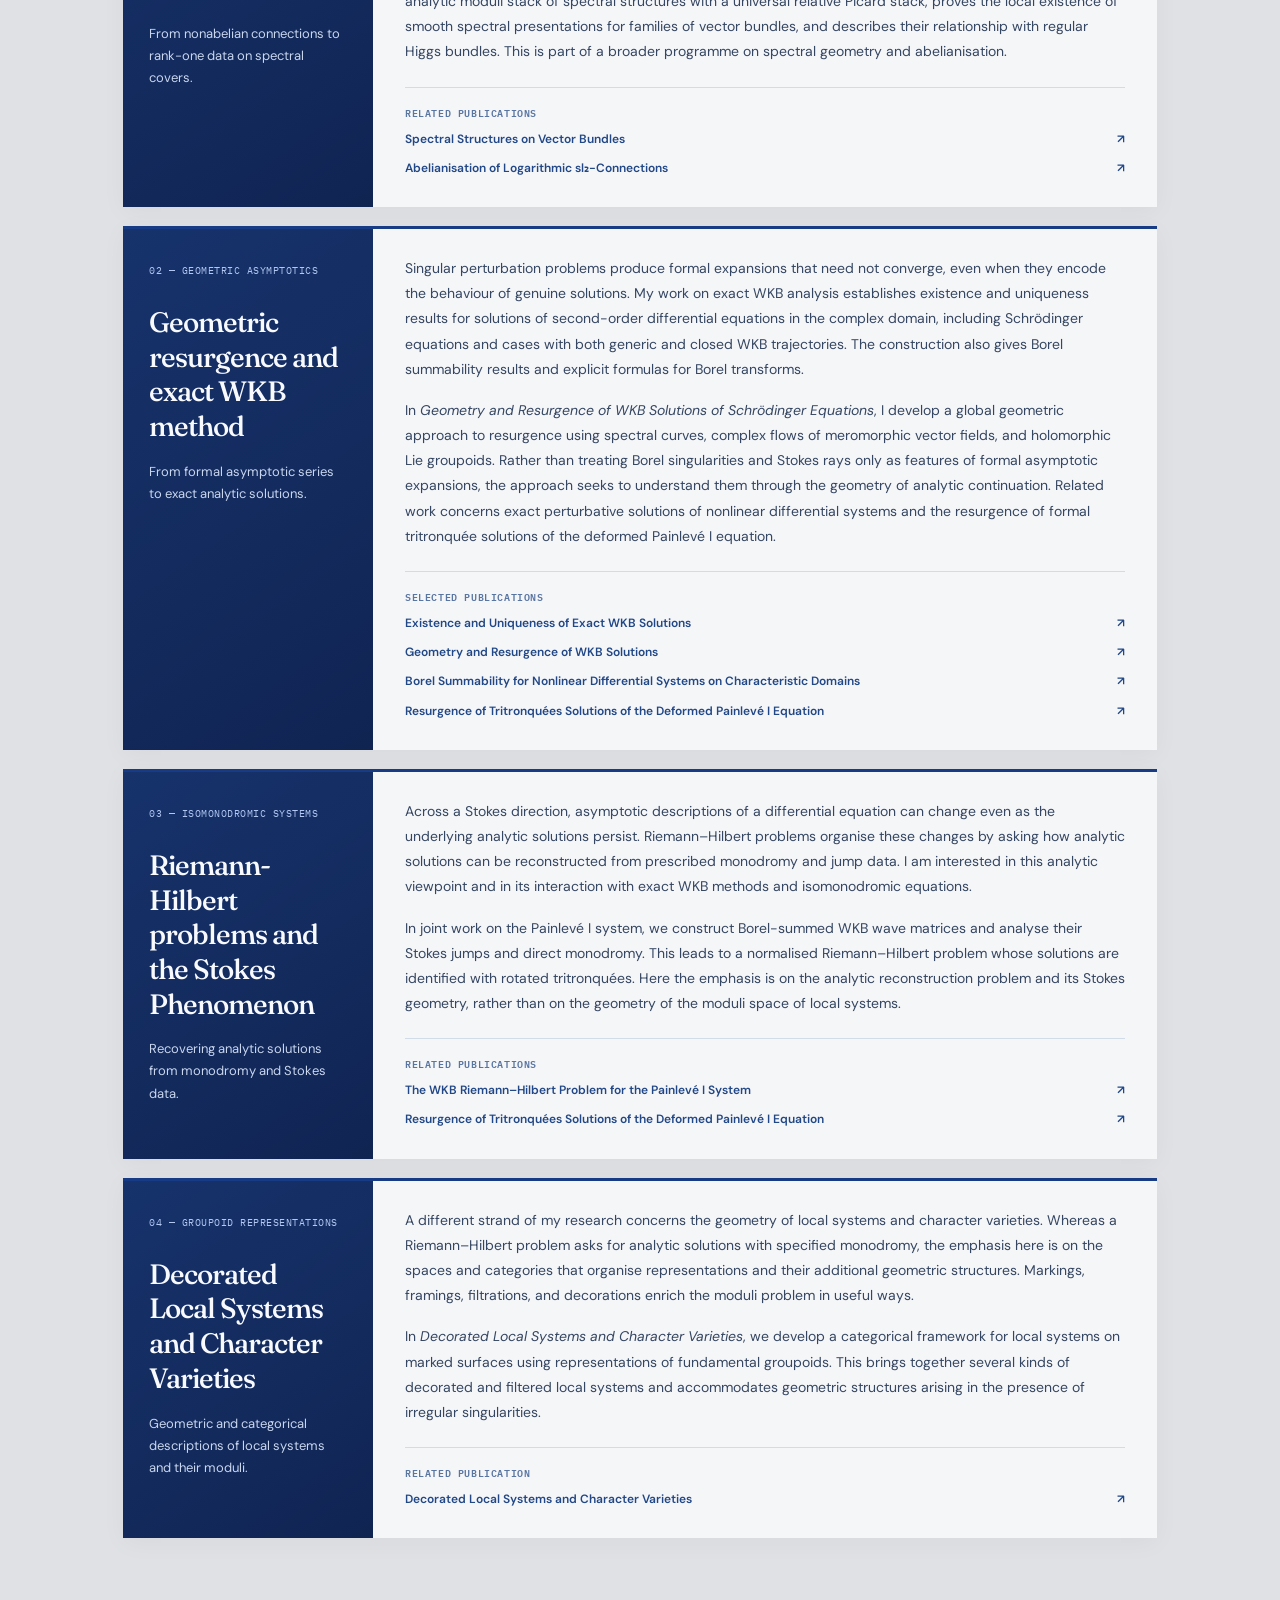
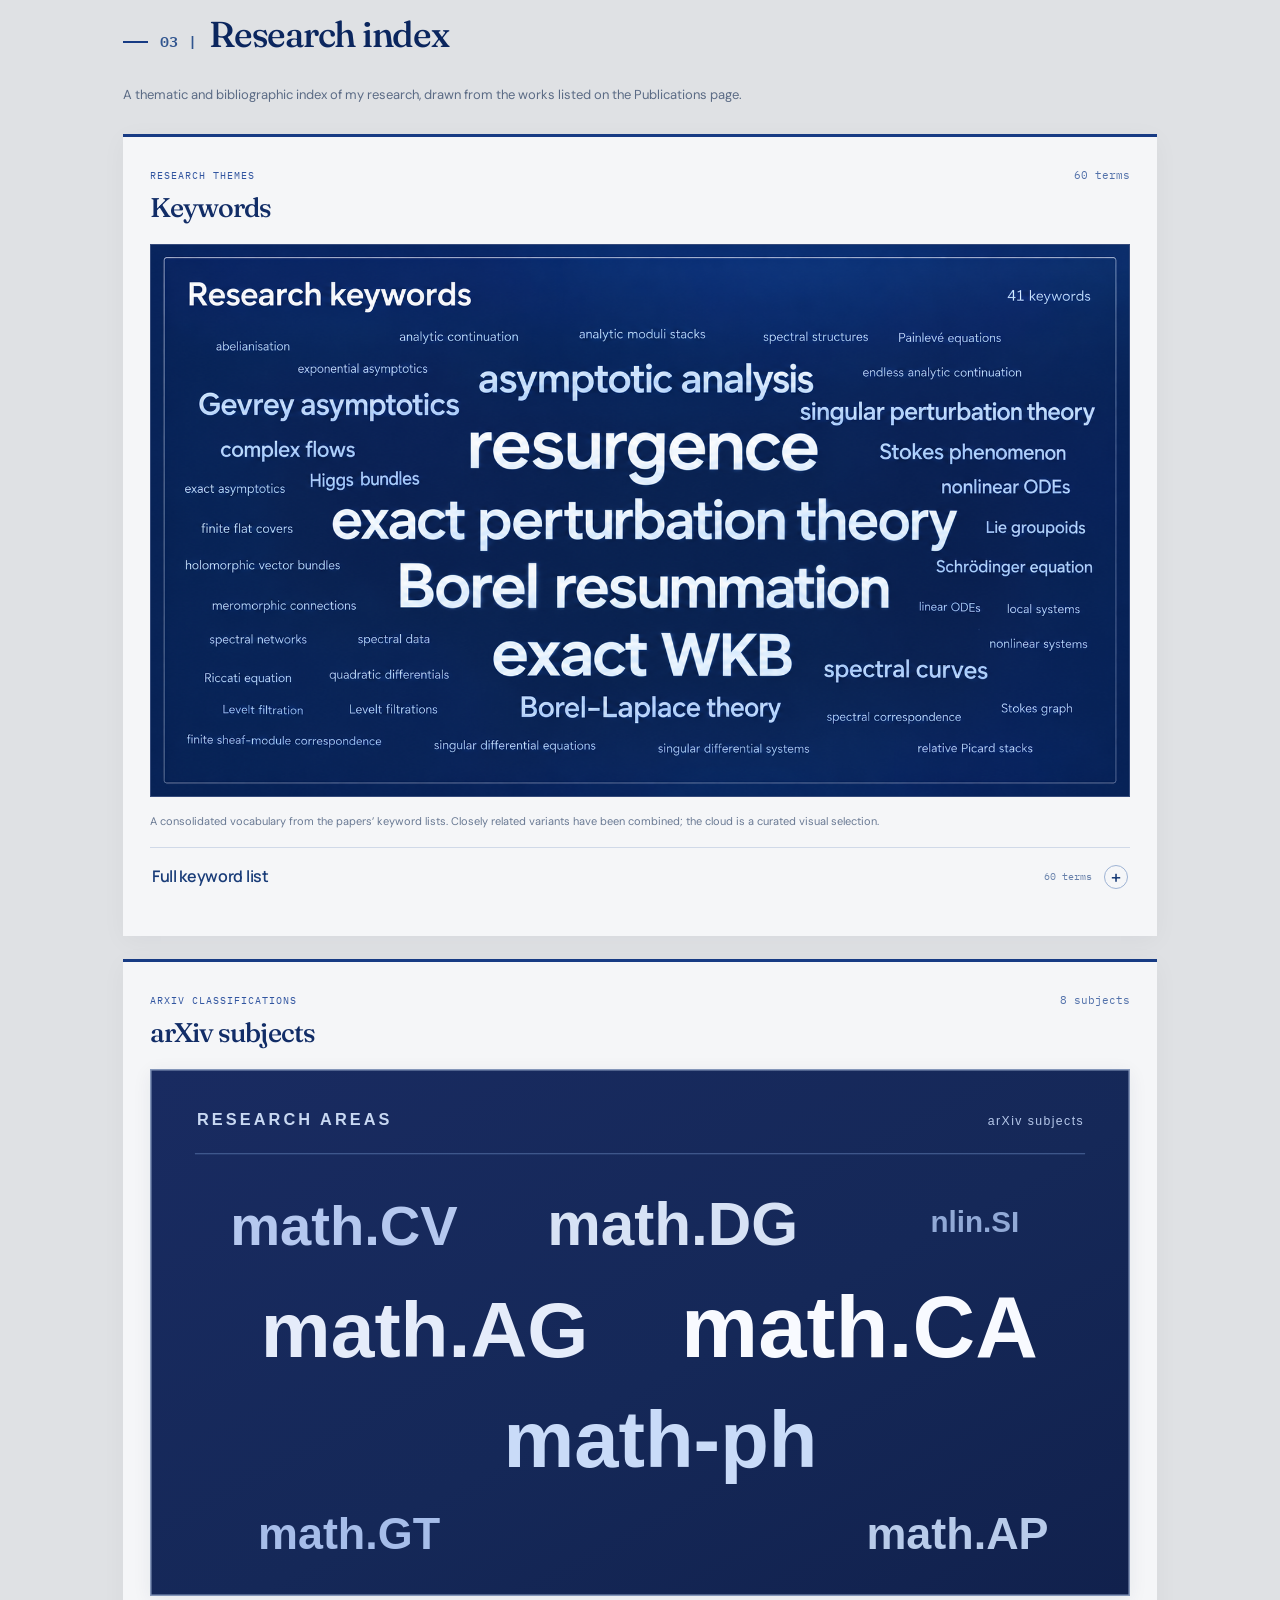
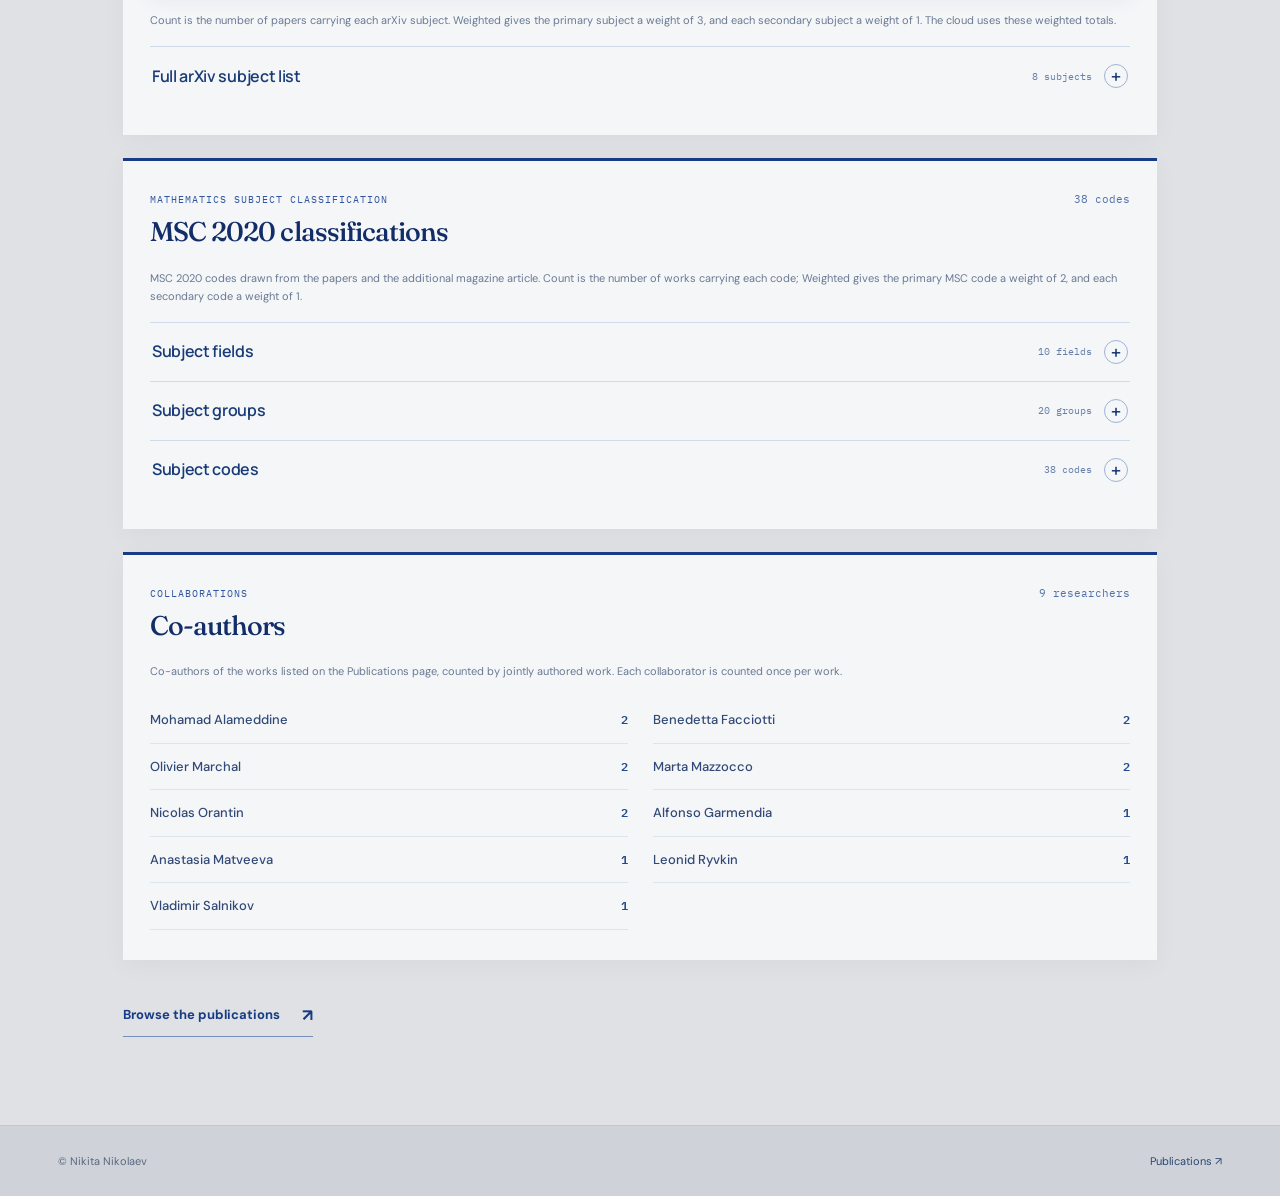
<file: research.html>
<!doctype html>
<html lang="en">
<head>
  <meta charset="utf-8">
  <meta name="viewport" content="width=device-width, initial-scale=1">
  <meta name="color-scheme" content="light">
  <title>Research — Nikita Nikolaev</title>
  <meta name="description" content="Research profile of Nikita Nikolaev: geometry, analysis, mathematical physics, keywords, arXiv categories, and Mathematics Subject Classification.">
  <link rel="preconnect" href="https://fonts.googleapis.com">
  <link rel="preconnect" href="https://fonts.gstatic.com" crossorigin>
  <link href="https://fonts.googleapis.com/css2?family=DM+Sans:wght@400;500;600;700&family=Fraunces:opsz,wght@9..144,400;9..144,500;9..144,600&family=IBM+Plex+Mono:wght@400;500;700&family=Manrope:wght@400;500;600;700;800&display=swap" rel="stylesheet">
  <link rel="stylesheet" href="style.css">
</head>
<body>
  <main class="concept hybrid">
    <div class="d-top">
      <div class="d-container">
        <header class="d-header">
          <a class="d-wordmark" href="index.html">Nikita Nikolaev</a>
          <nav aria-label="Main navigation">
            <a href="index.html">Home</a>
            <a href="research.html" aria-current="page">Research</a>
            <a href="publications.html">Publications</a>
            <a href="talks.html">Talks &amp; Lectures</a>
            <a href="activities.html">Activities</a>
          </nav>
        </header>
        <section class="d-page-hero" aria-labelledby="research-page-title">
          <p class="d-overline">RESEARCH PROFILE / NIKITA NIKOLAEV</p>
          <h1 id="research-page-title">Research<span class="d-period">.</span></h1>
          <nav class="d-pub-toc" aria-label="Research page contents">
            <a href="#research-overview">Overview</a>
            <a href="#research-interests">Research interests</a>
            <a href="#research-index">Research index</a>
          </nav>
        </section>
      </div>
    </div>
    <div class="d-container d-research-page-content">
      <section class="d-research-overview" id="research-overview" aria-labelledby="research-overview-title">
        <h2 class="d-section-label d-title-label" id="research-overview-title"><span class="d-title-index">01 |</span><span class="d-title-name">Overview</span></h2>
        <p>Much of my research begins with differential equations on complex curves, viewed not merely as equations to solve but as geometric objects. A meromorphic connection, for instance, determines local differential equations while also carrying global information about vector bundles, singularities, and monodromy. Understanding how these descriptions fit together leads to questions about moduli spaces, spectral covers, asymptotics, and analytic continuation. I work at the intersection of algebraic and differential geometry, complex analysis, and mathematical physics, with an interest in extracting global structure from seemingly local data.</p>
        <p>One guiding theme is <em>abelianisation</em>: replacing higher-rank, noncommutative information by rank-one data on an auxiliary spectral curve. In my work on logarithmic connections, this becomes a correspondence between suitable rank-two connections and abelian connections on a double cover. My current work on <em>spectral structures</em> takes the underlying geometric idea further. It asks how a vector bundle can carry an intrinsic spectral algebra, even in the absence of a distinguished endomorphism, and how such structures interact with line-bundle pushforwards and moduli spaces.</p>
        <p>A second theme concerns a different passage—from formal solutions to actual analytic ones. Singularly perturbed equations often admit WKB series whose coefficients capture detailed asymptotics despite the series themselves being divergent. Exact WKB methods and Borel resummation can, under suitable conditions, turn these expansions into holomorphic solutions and make it possible to study their Stokes phenomena. I have worked on existence and uniqueness results for exact WKB solutions and on a geometric perspective on resurgence, in which spectral curves, complex flows, and holomorphic groupoids help describe analytic continuation and the singularities of Borel transforms.</p>
        <p>These analytic developments also lead to <em>Riemann–Hilbert problems</em>: the reconstruction of solutions from their monodromy and jump data, particularly in the setting of Painlevé equations. A separate, more geometric strand studies <em>decorated local systems and character varieties</em>, where one organises monodromy representations and additional data into moduli spaces and categories. The two subjects meet through monodromy, but they ask different kinds of questions. Across these directions, I am interested in the relationship between local and global descriptions, and in the geometric mechanisms that make complicated analytic or nonabelian problems tractable.</p>
      </section>
      <section class="d-research d-research-page-interests" id="research-interests" aria-labelledby="research-interests-title">
        <h2 class="d-section-label d-title-label" id="research-interests-title"><span class="d-title-index">02 |</span><span class="d-title-name">Research interests</span></h2>
        <div class="d-research-themes">
          <article class="d-research-theme" id="spectral-geometry" aria-labelledby="spectral-geometry-title">
            <div class="d-research-theme-heading">
              <span class="d-research-theme-number">01 — ALGEBRAIC &amp; HOLOMORPHIC GEOMETRY</span>
              <h3 id="spectral-geometry-title">Geometry of spectral structures and abelianisation</h3>
              <p>From nonabelian connections to rank-one data on spectral covers.</p>
            </div>
            <div class="d-research-theme-body">
              <p>Moduli problems for connections are often nonabelian, but their spectral data can live on a covering curve where rank-one objects become available. In <em>Abelianisation of Logarithmic sl₂-Connections</em>, I constructed a functorial correspondence between a category of rank-two logarithmic connections on a complex curve and abelian logarithmic connections on an associated spectral double cover. A canonical cocycle of automorphisms of the direct-image functor plays a key role in constructing the inverse correspondence.</p>
              <p>In <em>Spectral Structures on Vector Bundles</em>, I develop an intrinsic language for spectral geometry that records local eigenspace-like information without requiring a chosen global endomorphism. The paper identifies the analytic moduli stack of spectral structures with a universal relative Picard stack, proves the local existence of smooth spectral presentations for families of vector bundles, and describes their relationship with regular Higgs bundles. This is part of a broader programme on spectral geometry and abelianisation.</p>
              <div class="d-research-theme-links">
                <span>RELATED PUBLICATIONS</span>
                <a href="https://arxiv.org/abs/2610.38972" target="_blank" rel="noopener noreferrer">Spectral Structures on Vector Bundles <span aria-hidden="true">↗</span></a>
                <a href="https://arxiv.org/abs/1902.03384" target="_blank" rel="noopener noreferrer">Abelianisation of Logarithmic sl₂-Connections <span aria-hidden="true">↗</span></a>
              </div>
            </div>
          </article>
          <article class="d-research-theme" id="exact-wkb" aria-labelledby="exact-wkb-title">
            <div class="d-research-theme-heading">
              <span class="d-research-theme-number">02 — GEOMETRIC ASYMPTOTICS</span>
              <h3 id="exact-wkb-title">Geometric resurgence and exact WKB method</h3>
              <p>From formal asymptotic series to exact analytic solutions.</p>
            </div>
            <div class="d-research-theme-body">
              <p>Singular perturbation problems produce formal expansions that need not converge, even when they encode the behaviour of genuine solutions. My work on exact WKB analysis establishes existence and uniqueness results for solutions of second-order differential equations in the complex domain, including Schrödinger equations and cases with both generic and closed WKB trajectories. The construction also gives Borel summability results and explicit formulas for Borel transforms.</p>
              <p>In <em>Geometry and Resurgence of WKB Solutions of Schrödinger Equations</em>, I develop a global geometric approach to resurgence using spectral curves, complex flows of meromorphic vector fields, and holomorphic Lie groupoids. Rather than treating Borel singularities and Stokes rays only as features of formal asymptotic expansions, the approach seeks to understand them through the geometry of analytic continuation. Related work concerns exact perturbative solutions of nonlinear differential systems and the resurgence of formal tritronquée solutions of the deformed Painlevé I equation.</p>
              <div class="d-research-theme-links">
                <span>SELECTED PUBLICATIONS</span>
                <a href="https://arxiv.org/abs/2106.10248" target="_blank" rel="noopener noreferrer">Existence and Uniqueness of Exact WKB Solutions <span aria-hidden="true">↗</span></a>
                <a href="https://arxiv.org/abs/2410.17224" target="_blank" rel="noopener noreferrer">Geometry and Resurgence of WKB Solutions <span aria-hidden="true">↗</span></a>
                <a href="https://arxiv.org/abs/2201.04526" target="_blank" rel="noopener noreferrer">Borel Summability for Nonlinear Differential Systems on Characteristic Domains <span aria-hidden="true">↗</span></a>
                <a href="https://arxiv.org/abs/2503.12290" target="_blank" rel="noopener noreferrer">Resurgence of Tritronquées Solutions of the Deformed Painlevé I Equation <span aria-hidden="true">↗</span></a>
              </div>
            </div>
          </article>
          <article class="d-research-theme" id="riemann-hilbert" aria-labelledby="riemann-hilbert-title">
            <div class="d-research-theme-heading">
              <span class="d-research-theme-number">03 — ISOMONODROMIC SYSTEMS</span>
              <h3 id="riemann-hilbert-title">Riemann-Hilbert problems and the Stokes Phenomenon</h3>
              <p>Recovering analytic solutions from monodromy and Stokes data.</p>
            </div>
            <div class="d-research-theme-body">
              <p>Across a Stokes direction, asymptotic descriptions of a differential equation can change even as the underlying analytic solutions persist. Riemann–Hilbert problems organise these changes by asking how analytic solutions can be reconstructed from prescribed monodromy and jump data. I am interested in this analytic viewpoint and in its interaction with exact WKB methods and isomonodromic equations.</p>
              <p>In joint work on the Painlevé I system, we construct Borel-summed WKB wave matrices and analyse their Stokes jumps and direct monodromy. This leads to a normalised Riemann–Hilbert problem whose solutions are identified with rotated tritronquées. Here the emphasis is on the analytic reconstruction problem and its Stokes geometry, rather than on the geometry of the moduli space of local systems.</p>
              <div class="d-research-theme-links">
                <span>RELATED PUBLICATIONS</span>
                <a href="https://arxiv.org/abs/2610.20123" target="_blank" rel="noopener noreferrer">The WKB Riemann–Hilbert Problem for the Painlevé I System <span aria-hidden="true">↗</span></a>
                <a href="https://arxiv.org/abs/2503.12290" target="_blank" rel="noopener noreferrer">Resurgence of Tritronquées Solutions of the Deformed Painlevé I Equation <span aria-hidden="true">↗</span></a>
              </div>
            </div>
          </article>
          <article class="d-research-theme" id="decorated-local-systems" aria-labelledby="decorated-local-systems-title">
            <div class="d-research-theme-heading">
              <span class="d-research-theme-number">04 — GROUPOID REPRESENTATIONS</span>
              <h3 id="decorated-local-systems-title">Decorated Local Systems and Character Varieties</h3>
              <p>Geometric and categorical descriptions of local systems and their moduli.</p>
            </div>
            <div class="d-research-theme-body">
              <p>A different strand of my research concerns the geometry of local systems and character varieties. Whereas a Riemann–Hilbert problem asks for analytic solutions with specified monodromy, the emphasis here is on the spaces and categories that organise representations and their additional geometric structures. Markings, framings, filtrations, and decorations enrich the moduli problem in useful ways.</p>
              <p>In <em>Decorated Local Systems and Character Varieties</em>, we develop a categorical framework for local systems on marked surfaces using representations of fundamental groupoids. This brings together several kinds of decorated and filtered local systems and accommodates geometric structures arising in the presence of irregular singularities.</p>
              <div class="d-research-theme-links">
                <span>RELATED PUBLICATION</span>
                <a href="https://arxiv.org/abs/2603.18842" target="_blank" rel="noopener noreferrer">Decorated Local Systems and Character Varieties <span aria-hidden="true">↗</span></a>
              </div>
            </div>
          </article>
        </div>
      </section>
        <section class="d-pub-section d-research-index" id="research-index" aria-labelledby="research-index-title">
          <h2 class="d-section-label d-title-label" id="research-index-title"><span class="d-title-index">03 |</span><span class="d-title-name">Research index</span></h2>
          <p class="d-index-intro">A thematic and bibliographic index of my research, drawn from the works listed on the Publications page.</p>

          <section class="d-index-panel" id="keyword-index" aria-labelledby="keyword-index-title">
            <div class="d-index-panel-head">
              <div>
                <span class="d-panel-label">RESEARCH THEMES</span>
                <h3 id="keyword-index-title">Keywords</h3>
              </div>
              <span class="d-index-count">60 terms</span>
            </div>
            <img class="d-keyword-cloud" src="research-keywords-word-cloud.png" alt="Research keyword cloud in shades of white and blue on a deep navy background, highlighting exact WKB, resurgence, Borel resummation, and related geometry and analysis topics." loading="lazy">
            <p class="d-index-note">A consolidated vocabulary from the papers’ keyword lists. Closely related variants have been combined; the cloud is a curated visual selection.</p>
            <details class="d-index-disclosure">
              <summary><span>Full keyword list</span><span class="d-index-disclosure-count">60 terms</span></summary>
            <ul class="d-index-tags" aria-label="Full consolidated keyword list">
              <li>abelianisation</li><li>analytic continuation</li><li>analytic moduli stacks</li><li>asymptotic analysis</li>
              <li>Borel–Laplace theory</li><li>Borel resummation</li><li>character varieties</li><li>complex flows</li><li>decorated local systems</li><li>endless analytic continuation</li>
              <li>exact asymptotics</li><li>exact perturbation theory</li><li>exact WKB</li>
              <li>exponential asymptotics</li><li>factorial asymptotics</li><li>filtered local systems</li><li>finite flat covers</li><li>finite sheaf-module correspondence</li><li>flag reduction</li><li>flag variety</li><li>Fock–Goncharov coordinates</li><li>framed local systems</li>
              <li>Gevrey asymptotics</li><li>groupoids</li><li>Higgs bundles</li><li>higher Teichmüller theory</li><li>holomorphic vector bundles</li><li>holonomy</li>
              <li>isomonodromic deformations</li><li>Levelt filtration</li><li>Lie groupoids</li><li>linear ODEs</li>
              <li>local systems</li><li>logarithmic differential systems</li><li>marked surfaces</li><li>meromorphic connections</li><li>moduli spaces</li><li>monodromy</li><li>nonlinear differential systems</li><li>nonlinear ODEs</li>
              <li>Painlevé equations</li><li>Painlevé I</li><li>quadratic differentials</li><li>relative Picard stacks</li>
              <li>representation variety</li><li>resurgence</li><li>Riccati equation</li><li>Riemann surfaces with marked boundary</li><li>Riemann–Hilbert problems</li>
              <li>Schrödinger equation</li><li>shear coordinates</li><li>singular differential equations</li>
              <li>singular perturbation theory</li><li>spectral correspondence</li><li>spectral curves</li><li>spectral data</li>
              <li>spectral networks</li><li>spectral structures</li><li>Stokes graph</li><li>Stokes phenomenon</li>
            </ul>
            </details>
          </section>

          <section class="d-index-panel" id="arxiv-index" aria-labelledby="arxiv-index-title">
            <div class="d-index-panel-head">
              <div>
                <span class="d-panel-label">ARXIV CLASSIFICATIONS</span>
                <h3 id="arxiv-index-title">arXiv subjects</h3>
              </div>
              <span class="d-index-count">8 subjects</span>
            </div>
            <div class="d-subject-cloud d-subject-cloud-inset"><img src="arxiv-subject-tag-cloud.svg" width="960" height="516" alt="Weighted arXiv subject cloud, with primary classifications receiving greater emphasis." loading="lazy"></div>
            <p class="d-index-note">Count is the number of papers carrying each arXiv subject. Weighted gives the primary subject a weight of 3, and each secondary subject a weight of 1. The cloud uses these weighted totals.</p>
            <details class="d-index-disclosure">
              <summary><span>Full arXiv subject list</span><span class="d-index-disclosure-count">8 subjects</span></summary>
<table class="d-classification-table" aria-label="arXiv subject frequencies and primary-weighted totals">
              <thead><tr><th scope="col">Code</th><th scope="col">Description</th><th scope="col">Count</th><th scope="col">Weighted</th></tr></thead>
              <tbody>
                <tr><td><code>math.CA</code></td><td>Classical Analysis and ODEs</td><td>7</td><td class="d-weighted-count">13</td></tr>
                <tr><td><code>math-ph</code></td><td>Mathematical Physics</td><td>9</td><td class="d-weighted-count">11</td></tr>
                <tr><td><code>math.AG</code></td><td>Algebraic Geometry</td><td>5</td><td class="d-weighted-count">11</td></tr>
                <tr><td><code>math.DG</code></td><td>Differential Geometry</td><td>3</td><td class="d-weighted-count">7</td></tr>
                <tr><td><code>math.CV</code></td><td>Complex Variables</td><td>4</td><td class="d-weighted-count">6</td></tr>
                <tr><td><code>math.AP</code></td><td>Analysis of PDEs</td><td>2</td><td class="d-weighted-count">4</td></tr>
                <tr><td><code>math.GT</code></td><td>Geometric Topology</td><td>2</td><td class="d-weighted-count">4</td></tr>
                <tr><td><code>nlin.SI</code></td><td>Exactly Solvable and Integrable Systems</td><td>2</td><td class="d-weighted-count">2</td></tr>
              </tbody>
            </table>
            </details>
          </section>

          <section class="d-index-panel" id="msc-index" aria-labelledby="msc-index-title">
            <div class="d-index-panel-head">
              <div>
                <span class="d-panel-label">MATHEMATICS SUBJECT CLASSIFICATION</span>
                <h3 id="msc-index-title">MSC 2020 classifications</h3>
              </div>
              <span class="d-index-count">38 codes</span>
            </div>
            <p class="d-index-note">MSC 2020 codes drawn from the papers and the additional magazine article. Count is the number of works carrying each code; Weighted gives the primary MSC code a weight of 2, and each secondary code a weight of 1.</p>
            <details class="d-index-disclosure" id="msc-field-index">
              <summary><span>Subject fields</span><span class="d-index-disclosure-count">10 fields</span></summary>
            <div class="d-subject-cloud d-msc-subject-cloud"><img src="msc-subject-fields-cloud.svg" alt="MSC 2020 subject fields weighted cloud; ordinary differential equations dominates, with several complex variables, algebraic geometry, and other fields." width="960" height="516" loading="lazy"></div>
            <p class="d-index-note">All MSC 2020 assignments grouped by their first two digits, shown with both raw and weighted counts. A work can contribute several classifications to the same field; the tag-cloud lettering uses the weighted totals.</p>
<table class="d-classification-table" aria-label="Two-digit MSC fields, occurrence counts, and primary-weighted totals">
              <thead><tr><th scope="col">Code</th><th scope="col">Description</th><th scope="col">Count</th><th scope="col">Weighted</th></tr></thead>
              <tbody>
                <tr><td><code>34</code></td><td>Ordinary differential equations</td><td>35</td><td class="d-weighted-count">43</td></tr>
                <tr><td><code>32</code></td><td>Several complex variables and analytic spaces</td><td>9</td><td class="d-weighted-count">9</td></tr>
                <tr><td><code>14</code></td><td>Algebraic geometry</td><td>8</td><td class="d-weighted-count">9</td></tr>
                <tr><td><code>40</code></td><td>Sequences, series, summability</td><td>4</td><td class="d-weighted-count">4</td></tr>
                <tr><td><code>30</code></td><td>Functions of a complex variable</td><td>2</td><td class="d-weighted-count">3</td></tr>
                <tr><td><code>35</code></td><td>Partial differential equations</td><td>2</td><td class="d-weighted-count">2</td></tr>
                <tr><td><code>01</code></td><td>History and biography</td><td>1</td><td class="d-weighted-count">2</td></tr>
                <tr><td><code>53</code></td><td>Differential geometry</td><td>1</td><td class="d-weighted-count">2</td></tr>
                <tr><td><code>58</code></td><td>Global analysis, analysis on manifolds</td><td>1</td><td class="d-weighted-count">2</td></tr>
                <tr><td><code>57</code></td><td>Manifolds and cell complexes</td><td>1</td><td class="d-weighted-count">1</td></tr>
              </tbody>
            </table>
            </details>
            <details class="d-index-disclosure" id="msc-group-index">
              <summary><span>Subject groups</span><span class="d-index-disclosure-count">20 groups</span></summary>
            <div class="d-subject-cloud d-msc-subject-cloud"><img src="msc-subject-groups-cloud.svg" alt="Weighted cloud of 20 MSC 2020 subject groups, led by 34M and 34E." width="960" height="516" loading="lazy"></div>
            <p class="d-index-note">The second level of the MSC hierarchy groups individual codes under headings such as <code>34M</code> (ordinary differential equations in the complex domain). Counts represent classification occurrences, so a single paper may contribute to a group more than once. The weighted column retains primary ×2 and secondary ×1.</p>
            <table class="d-classification-table" aria-label="Three-character MSC subject groups, occurrence counts, and primary-weighted totals">
              <thead><tr><th scope="col">Group</th><th scope="col">Official MSC 2020 description</th><th scope="col">Count</th><th scope="col">Weighted</th></tr></thead>
              <tbody>
                <tr><td><code>34M</code></td><td>Ordinary differential equations in the complex domain</td><td>25</td><td class="d-weighted-count">32</td></tr>
                <tr><td><code>34E</code></td><td>Asymptotic theory for ordinary differential equations</td><td>8</td><td class="d-weighted-count">8</td></tr>
                <tr><td><code>14H</code></td><td>Curves in algebraic geometry</td><td>4</td><td class="d-weighted-count">5</td></tr>
                <tr><td><code>40G</code></td><td>Special methods of summability</td><td>4</td><td class="d-weighted-count">4</td></tr>
                <tr><td><code>34A</code></td><td>General theory for ordinary differential equations</td><td>2</td><td class="d-weighted-count">3</td></tr>
                <tr><td><code>30F</code></td><td>Riemann surfaces</td><td>2</td><td class="d-weighted-count">3</td></tr>
                <tr><td><code>14D</code></td><td>Families, fibrations in algebraic geometry</td><td>3</td><td class="d-weighted-count">3</td></tr>
                <tr><td><code>32G</code></td><td>Deformations of analytic structures</td><td>3</td><td class="d-weighted-count">3</td></tr>
                <tr><td><code>32S</code></td><td>Complex singularities</td><td>2</td><td class="d-weighted-count">2</td></tr>
                <tr><td><code>01A</code></td><td>History of mathematics and mathematicians</td><td>1</td><td class="d-weighted-count">2</td></tr>
                <tr><td><code>53C</code></td><td>Global differential geometry</td><td>1</td><td class="d-weighted-count">2</td></tr>
                <tr><td><code>58C</code></td><td>Calculus on manifolds; nonlinear operators</td><td>1</td><td class="d-weighted-count">2</td></tr>
                <tr><td><code>14M</code></td><td>Special varieties</td><td>1</td><td class="d-weighted-count">1</td></tr>
                <tr><td><code>32A</code></td><td>Holomorphic functions of several complex variables</td><td>1</td><td class="d-weighted-count">1</td></tr>
                <tr><td><code>32C</code></td><td>Analytic spaces</td><td>1</td><td class="d-weighted-count">1</td></tr>
                <tr><td><code>32L</code></td><td>Holomorphic fiber spaces</td><td>1</td><td class="d-weighted-count">1</td></tr>
                <tr><td><code>32M</code></td><td>Complex spaces with a group of automorphisms</td><td>1</td><td class="d-weighted-count">1</td></tr>
                <tr><td><code>35C</code></td><td>Representations of solutions to partial differential equations</td><td>1</td><td class="d-weighted-count">1</td></tr>
                <tr><td><code>35Q</code></td><td>Partial differential equations of mathematical physics and other areas of application</td><td>1</td><td class="d-weighted-count">1</td></tr>
                <tr><td><code>57K</code></td><td>Low-dimensional topology in specific dimensions</td><td>1</td><td class="d-weighted-count">1</td></tr>
              </tbody>
            </table>
            </details>
            <details class="d-index-disclosure" id="msc-code-index">
              <summary><span>Subject codes</span><span class="d-index-disclosure-count">38 codes</span></summary>
            <div class="d-subject-cloud d-msc-subject-cloud"><img src="msc-subject-codes-cloud.svg" alt="Weighted cloud of 38 MSC 2020 subject codes, led by 34M60, 34M40, 34E20, and 40G10." width="960" height="765" loading="lazy"></div>
<table class="d-classification-table" aria-label="MSC 2020 code descriptions, counts, and primary-weighted totals">
              <thead><tr><th scope="col">Code</th><th scope="col">Description</th><th scope="col">Count</th><th scope="col">Weighted</th></tr></thead>
              <tbody>
                <tr><td><code>34M60</code></td><td>Singular perturbation problems for ordinary differential equations in the complex domain (complex WKB, turning points, steepest descent)</td><td>7</td><td class="d-weighted-count">12</td></tr>
                <tr><td><code>34M40</code></td><td>Stokes phenomena and connection problems (linear and nonlinear) for ordinary differential equations in the complex domain</td><td>5</td><td class="d-weighted-count">7</td></tr>
                <tr><td><code>34E20</code></td><td>Singular perturbations, turning point theory, WKB methods for ordinary differential equations</td><td>4</td><td class="d-weighted-count">4</td></tr>
                <tr><td><code>40G10</code></td><td>Abel, Borel, and power series methods</td><td>4</td><td class="d-weighted-count">4</td></tr>
                <tr><td><code>34E10</code></td><td>Perturbations, asymptotics of solutions to ordinary differential equations</td><td>3</td><td class="d-weighted-count">3</td></tr>
                <tr><td><code>34M03</code></td><td>Linear ordinary differential equations and systems in the complex domain</td><td>2</td><td class="d-weighted-count">2</td></tr>
                <tr><td><code>34M04</code></td><td>Nonlinear ordinary differential equations and systems in the complex domain</td><td>2</td><td class="d-weighted-count">2</td></tr>
                <tr><td><code>34M25</code></td><td>Formal solutions and transform techniques for ordinary differential equations in the complex domain</td><td>2</td><td class="d-weighted-count">2</td></tr>
                <tr><td><code>34M35</code></td><td>Singularities, monodromy, and local behavior of solutions to ordinary differential equations in the complex domain, normal forms</td><td>2</td><td class="d-weighted-count">2</td></tr>
                <tr><td><code>34M30</code></td><td>Asymptotics and summation methods for ordinary differential equations in the complex domain</td><td>2</td><td class="d-weighted-count">2</td></tr>
                <tr><td><code>34M55</code></td><td>Painlevé and other special ordinary differential equations in the complex domain; classification, hierarchies</td><td>2</td><td class="d-weighted-count">2</td></tr>
                <tr><td><code>01A80</code></td><td>Sociology (and profession) of mathematics</td><td>1</td><td class="d-weighted-count">2</td></tr>
                <tr><td><code>30F60</code></td><td>Teichmüller theory for Riemann surfaces</td><td>1</td><td class="d-weighted-count">2</td></tr>
                <tr><td><code>34A26</code></td><td>Geometric methods in ordinary differential equations</td><td>1</td><td class="d-weighted-count">2</td></tr>
                <tr><td><code>53C05</code></td><td>Connections (general theory)</td><td>1</td><td class="d-weighted-count">2</td></tr>
                <tr><td><code>58C15</code></td><td>Implicit function theorems; global Newton methods on manifolds</td><td>1</td><td class="d-weighted-count">2</td></tr>
                <tr><td><code>14D20</code></td><td>Algebraic moduli problems, moduli of vector bundles</td><td>1</td><td class="d-weighted-count">1</td></tr>
                <tr><td><code>14D23</code></td><td>Stacks and moduli problems</td><td>2</td><td class="d-weighted-count">2</td></tr>
                <tr><td><code>14H10</code></td><td>Families, moduli of curves (algebraic)</td><td>1</td><td class="d-weighted-count">1</td></tr>
                <tr><td><code>14H30</code></td><td>Coverings of curves, fundamental group</td><td>2</td><td class="d-weighted-count">2</td></tr>
                <tr><td><code>14H60</code></td><td>Vector bundles on curves and their moduli</td><td>1</td><td class="d-weighted-count">2</td></tr>
                <tr><td><code>14M35</code></td><td>Character varieties</td><td>1</td><td class="d-weighted-count">1</td></tr>
                <tr><td><code>30F20</code></td><td>Classification theory of Riemann surfaces</td><td>1</td><td class="d-weighted-count">1</td></tr>
                <tr><td><code>32A05</code></td><td>Power series, series of functions of several complex variables</td><td>1</td><td class="d-weighted-count">1</td></tr>
                <tr><td><code>32C25</code></td><td>Analytic subsets and submanifolds</td><td>1</td><td class="d-weighted-count">1</td></tr>
                <tr><td><code>32G13</code></td><td>Complex-analytic moduli problems</td><td>1</td><td class="d-weighted-count">1</td></tr>
                <tr><td><code>32G15</code></td><td>Moduli of Riemann surfaces, Teichmüller theory (complex-analytic aspects in several variables)</td><td>1</td><td class="d-weighted-count">1</td></tr>
                <tr><td><code>32G34</code></td><td>Moduli and deformations for ordinary differential equations (e.g., Knizhnik-Zamolodchikov equation)</td><td>1</td><td class="d-weighted-count">1</td></tr>
                <tr><td><code>32L05</code></td><td>Holomorphic bundles and generalizations</td><td>1</td><td class="d-weighted-count">1</td></tr>
                <tr><td><code>32M25</code></td><td>Complex vector fields, holomorphic foliations, ℂ-actions</td><td>1</td><td class="d-weighted-count">1</td></tr>
                <tr><td><code>32S40</code></td><td>Monodromy; relations with differential equations and D-modules (complex-analytic aspects)</td><td>1</td><td class="d-weighted-count">1</td></tr>
                <tr><td><code>32S65</code></td><td>Singularities of holomorphic vector fields and foliations</td><td>1</td><td class="d-weighted-count">1</td></tr>
                <tr><td><code>34A34</code></td><td>Nonlinear ordinary differential equations and systems</td><td>1</td><td class="d-weighted-count">1</td></tr>
                <tr><td><code>34E15</code></td><td>Singular perturbations for ordinary differential equations</td><td>1</td><td class="d-weighted-count">1</td></tr>
                <tr><td><code>34M56</code></td><td>Isomonodromic deformations for ordinary differential equations in the complex domain</td><td>1</td><td class="d-weighted-count">1</td></tr>
                <tr><td><code>35C10</code></td><td>Series solutions to PDEs</td><td>1</td><td class="d-weighted-count">1</td></tr>
                <tr><td><code>35Q15</code></td><td>Riemann-Hilbert problems in context of PDEs</td><td>1</td><td class="d-weighted-count">1</td></tr>
                <tr><td><code>57K20</code></td><td>2-dimensional topology (including mapping class groups of surfaces, Teichmüller theory, curve complexes, etc.)</td><td>1</td><td class="d-weighted-count">1</td></tr>
              </tbody>
            </table>
            </details>
          </section>
          <section class="d-index-panel" id="coauthor-index" aria-labelledby="coauthor-index-title">
            <div class="d-index-panel-head">
              <div>
                <span class="d-panel-label">COLLABORATIONS</span>
                <h3 id="coauthor-index-title">Co-authors</h3>
              </div>
              <span class="d-index-count">9 researchers</span>
            </div>
            <p class="d-index-note">Co-authors of the works listed on the Publications page, counted by jointly authored work. Each collaborator is counted once per work.</p>
            <ol class="d-coauthor-list" aria-label="Co-authors by number of jointly authored works">
              <li><span>Mohamad Alameddine</span><strong>2</strong></li>
              <li><span>Benedetta Facciotti</span><strong>2</strong></li>
              <li><span>Olivier Marchal</span><strong>2</strong></li>
              <li><span>Marta Mazzocco</span><strong>2</strong></li>
              <li><span>Nicolas Orantin</span><strong>2</strong></li>
              <li><span>Alfonso Garmendia</span><strong>1</strong></li>
              <li><span>Anastasia Matveeva</span><strong>1</strong></li>
              <li><span>Leonid Ryvkin</span><strong>1</strong></li>
              <li><span>Vladimir Salnikov</span><strong>1</strong></li>
            </ol>
          </section>
        </section>
      <a class="d-all-papers" href="publications.html">Browse the publications <span aria-hidden="true">↗</span></a>
    </div>
    <footer class="d-footer"><div class="d-container"><span>© Nikita Nikolaev</span><span><a href="publications.html">Publications ↗</a></span></div></footer>
  </main>
  <script>
    document.querySelectorAll('#msc-index .d-classification-table tbody tr').forEach((row) => {
      const codeElement = row.querySelector('td:first-child code');
      if (!codeElement) return;

      const code = codeElement.textContent.trim();
      if (!/^(?:\d{2}|\d{2}[A-Z]|\d{2}[A-Z]\d{2})$/.test(code)) return;

      // Keep the compact three-character group labels while linking to the full MSC group identifier.
      const lookupCode = /^\d{2}[A-Z]$/.test(code) ? `${code}xx` : code;

      const link = document.createElement('a');
      link.href = `https://zbmath.org/classification/?q=cc%3A${encodeURIComponent(lookupCode)}`;
      link.target = '_blank';
      link.rel = 'noopener noreferrer';
      link.className = 'd-classification-code-link';
      link.setAttribute('aria-label', `${code}: ${row.cells[1].textContent.trim()} — view on zbMATH`);
      codeElement.replaceWith(link);
      link.appendChild(codeElement);

      row.classList.add('d-classification-clickable');
      row.title = `View ${code} on zbMATH`;
      row.addEventListener('click', (event) => {
        if (event.target.closest('a')) return;
        link.click();
      });
    });
  </script>
</body>
</html>
</file>
<file: style.css>
:root { color-scheme: light; }
*, *::before, *::after { box-sizing: border-box; }
html { scroll-behavior: smooth; }
body { margin: 0; color: #20262b; background: #131921; font-family: 'DM Sans', Arial, sans-serif; -webkit-font-smoothing: antialiased; }
a { color: inherit; }
button { font: inherit; }
[hidden] { display: none !important; }
.concept { min-height: 100vh; }

/* Academic website: deep navy and cool grey, with a research-led layout and sidebar. */
.hybrid { background: #dfe1e4; color: #142442; font-family: 'DM Sans', Arial, sans-serif; }
.d-container { max-width: 1330px; padding: 0 58px; margin: 0 auto; }
.d-top { color: #fff; background: radial-gradient(circle at 82% 27%, #263d73 0%, #142c61 35%, #0b1e4a 73%); }
.d-header { display: flex; align-items: center; justify-content: space-between; min-height: 80px; gap: 22px; border-bottom: 1px solid #ffffff29; }
.d-wordmark { font: 500 20px 'Fraunces', Georgia, serif; letter-spacing: -.03em; text-decoration: none; }
.d-header nav { display: flex; gap: 30px; }
.d-header nav a { text-decoration: none; color: #d1d8eb; font-size: 12px; }
.d-header nav a:hover { color: #fff; }
.d-header nav a[aria-current="page"] { color: #fff; border-bottom: 1px solid #d5dff5; padding-bottom: 5px; }
.d-hero { display: grid; grid-template-columns: 285px minmax(0,1fr); align-items: center; gap: 70px; padding: 55px 0 60px; min-height: 385px; }
.d-portrait { width: 272px; height: 272px; border-radius: 50%; border: 6px solid #e8ebf1; overflow: hidden; background: #c9d4df; box-shadow: 0 18px 48px #050e2a5c; }
.d-portrait img { display: block; width: 100%; height: 100%; object-fit: cover; }
.d-overline { color: #b9c9e7; font: 10px 'IBM Plex Mono', monospace; letter-spacing: .18em; }
.d-identity h1 { font: 500 clamp(43px, 5vw, 66px)/1.1 'Fraunces', Georgia, serif; letter-spacing: -.05em; margin: 0 0 16px; color: #fff; }
.d-position { font: 500 23px 'Fraunces', Georgia, serif; margin: 0 0 12px; color: #eef2fa; }
.d-address { display: flex; flex-direction: column; gap: 4px; color: #c7d1e4; font-size: 13px; }
.d-email { display: inline-block; margin-top: 20px; color: #f2f6ff; text-decoration: none; border-bottom: 1px solid #b9c7e7; padding-bottom: 5px; font-size: 13px; font-weight: 600; }
.d-email:hover { color: white; border-color: white; }
.d-layout { display: grid; grid-template-columns: minmax(0,1fr) 293px; gap: 49px; padding-top: 57px; padding-bottom: 95px; }
.d-primary { min-width: 0; }
.d-section-label { display: flex; align-items: center; gap: 12px; font: 11px 'IBM Plex Mono', monospace; color: #173b84; letter-spacing: .13em; }
.d-section-label::before { content: ''; display: block; height: 2px; width: 24px; background: #173b84; }
.hybrid .d-section-label.d-title-label { align-items: baseline; gap: 12px; color: #0b265e; letter-spacing: normal; margin: 0 0 26px; }
.hybrid .d-section-label.d-title-label::before { flex: none; align-self: center; width: 25px; height: 2px; transform: translateY(7px); }
.d-title-label .d-title-index { flex: none; color: #31558f; font: 600 15px/1.3 'IBM Plex Mono', monospace; letter-spacing: .02em; white-space: nowrap; }
.d-title-label .d-title-name { color: #0b265e; font: 500 clamp(27px, 2.9vw, 36px)/1.2 'Fraunces', Georgia, serif; letter-spacing: -.035em; }
.d-profile p { color: #303f59; max-width: 800px; font: 400 17px/1.72 'Fraunces', Georgia, serif; margin: 19px 0; }
.d-profile p:last-child { margin-bottom: 57px; }
.d-profile a { color: #173b84; text-decoration-color: #7c92bb; text-decoration-thickness: 1px; text-underline-offset: 3px; }
.d-profile a:hover { color: #0a2258; text-decoration-color: #0a2258; }
.d-profile-research { margin-top: 16px; }
.d-profile-links { display: flex; flex-wrap: wrap; gap: 9px 25px; margin-top: 18px; }
.d-profile-links a { font: 700 12px/1.7 'DM Sans', sans-serif; color: #173b84; text-decoration: none; border-bottom: 1px solid #8ca0c4; padding-bottom: 5px; }
.d-profile-links a:hover { border-color: #173b84; }
.d-affiliation-journey { margin: -12px 0 61px; }
.d-affiliation-kicker { margin: 0 0 12px; color: #516e9e; font: 600 10px/1.5 'IBM Plex Mono', monospace; letter-spacing: .15em; }
.d-affiliation-crests { display: grid; grid-template-columns: repeat(7,minmax(0,1fr)); gap: 5px; padding: 20px 2px 18px; background: transparent; border-top: 1px solid #aab6c9; border-bottom: 1px solid #aab6c9; }
.d-affiliation-crests > a { min-width: 0; display: flex; flex-direction: column; align-items: center; text-align: center; gap: 3px; text-decoration: none; padding: 0 3px 5px; border-radius: 4px; }
.d-affiliation-crests > a:hover, .d-affiliation-crests > a:focus-visible { background: #cbd5e4; outline-offset: 2px; }
.d-crest-art { display: flex; width: 100%; height: 110px; justify-content: center; align-items: center; }
.d-crest-art img { display: block; width: 100%; max-width: 92px; height: 101px; object-fit: contain; }
.d-crest-geneva img { width: 84px; height: 84px; }
.d-crest-name { margin-top: 5px; color: #243c65; font: 600 11px/1.35 'DM Sans', sans-serif; }
.d-crest-role { color: #7887a0; font: 10px/1.4 'DM Sans', sans-serif; }
.d-crest-credits { margin-top: 10px; color: #6f7d93; font: 10px/1.65 'DM Sans', sans-serif; }
.d-crest-credits summary { display: inline-block; cursor: pointer; border-bottom: 1px dotted #a0acc0; }
.d-crest-credits p { margin: 8px 0 0; }
.d-crest-credits a { color: #31558f; }
.d-research-profile { background: #f0f2f5; border-left: 3px solid #183b82; padding: 29px 32px 30px; margin-bottom: 60px; }
.d-research-profile .d-section-label::before { width: 0; }
.d-research-profile h2 { color: #0b265e; font: 500 31px/1.25 'Fraunces', Georgia, serif; letter-spacing: -.028em; margin: 15px 0 18px; }
.d-research-profile p { color: #42516b; font: 14px/1.85 'DM Sans', Arial, sans-serif; margin: 0 0 14px; }
.d-research-profile p:last-child { margin-bottom: 0; }
.d-research h2, .d-work h2 { color: #0b265e; font: 500 clamp(31px, 3vw, 43px)/1.2 'Fraunces', Georgia, serif; letter-spacing: -.035em; margin: 15px 0 25px; }
.d-research-grid { display: grid; grid-template-columns: repeat(3,minmax(0,1fr)); gap: 11px; }
.d-research-grid article { color: #f8faff; background: linear-gradient(145deg, #122c63, #0e2050); min-height: 245px; padding: 24px 19px; border: 1px solid #4c6191; box-shadow: 0 3px 9px #14294c0b; }
.d-research-grid article > span { color: #b2c8f3; font: 10px 'IBM Plex Mono', monospace; letter-spacing: .02em; }
.d-research-grid h3 { font: 600 19px/1.33 'Manrope', Arial, sans-serif; letter-spacing: -.04em; margin: 32px 0 12px; }
.d-research-grid p { font: 12px/1.7 'DM Sans', sans-serif; color: #c5cfe1; margin: 0; }
.d-subject-cloud { margin-top: 20px; background: #152858; box-shadow: 0 4px 18px #14294c12; }
.d-subject-cloud img { width: 100%; height: auto; display: block; }
.d-work { margin-top: 68px; }
.d-paper-list { background: #f5f6f8; border-top: 3px solid #173b84; box-shadow: 0 5px 24px #0818340a; }
.d-paper-list a { display: grid; grid-template-columns: 58px minmax(0,1fr) 20px; align-items: baseline; gap: 15px; text-decoration: none; border-bottom: 1px solid #d4dae4; padding: 20px 22px; }
.d-paper-list a:last-child { border-bottom: 0; }
.d-paper-list a:hover { background: #eaf0fa; }
.d-paper-list time { color: #3156a2; font: 11px 'IBM Plex Mono', monospace; }
.d-paper-list strong { display: block; color: #142b58; font: 600 15px/1.47 'DM Sans', sans-serif; }
.d-paper-list small { display: block; color: #79859b; font-size: 11px; margin-top: 7px; line-height: 1.5; }
.d-paper-list .d-arrow { color: #1c4084; font-size: 18px; }
.d-all-papers { display: inline-flex; gap: 22px; align-items: center; margin-top: 22px; color: #173b84; font-size: 13px; font-weight: 700; text-decoration: none; padding: 10px 0; border-bottom: 1px solid #7890b9; }
.d-all-papers:hover { color: #071d51; border-color: #071d51; }
.d-all-papers span { font-size: 17px; }
.d-aside { align-self: start; display: flex; flex-direction: column; gap: 18px; }
.d-aside-panel { background: #f6f7f9; border: 1px solid #cdd3dd; border-top: 4px solid #102d6b; padding: 27px 26px; box-shadow: 0 5px 20px #152b4d08; }
.d-panel-label { color: #3155a0; font: 10px 'IBM Plex Mono', monospace; letter-spacing: .1em; }
.d-aside-panel h3 { font-size: 19px; line-height: 1.3; letter-spacing: -.04em; color: #102b64; margin: 16px 0 9px; }
.d-aside-panel > p { color: #64718a; font-size: 12px; line-height: 1.7; margin: 0; }
.d-panel-foot { display: block; color: #516990; font: 11px 'IBM Plex Mono', monospace; margin-top: 22px; }
.d-timeline { margin: 22px 0 0 4px; border-left: 1px solid #b9c8e0; padding-left: 20px; }
.d-timeline > div { position: relative; margin: 0 0 24px; }
.d-timeline > div:last-child { margin-bottom: 0; }
.d-timeline > div::before { content: ''; position: absolute; top: 3px; left: -26px; width: 9px; height: 9px; border-radius: 50%; background: #1d418b; box-shadow: 0 0 0 3px #f6f7f9; }
.d-timeline time { display: block; color: #5875ad; font: 10px 'IBM Plex Mono', monospace; margin-bottom: 7px; }
.d-timeline strong { color: #1b315b; display: block; font-size: 13px; line-height: 1.4; }
.d-timeline p { margin: 4px 0 0; font-size: 12px; color: #72809a; line-height: 1.5; }
.d-timeline p + p { font-size: 11px; color: #677994; }
.d-timeline p a { color: #34558d; text-decoration: none; border-bottom: 1px solid #aebdd4; }
.d-timeline p a:hover { color: #173b84; border-color: #173b84; }
.d-degree-honour { font-weight: 400; color: #6b7c98; }
.d-qualification { margin-top: 20px; }
.d-qualification strong, .d-qualification span { display: block; }
.d-qualification strong { font-size: 13px; color: #1b315b; line-height: 1.4; }
.d-qualification span { margin-top: 4px; color: #73809a; font-size: 12px; line-height: 1.5; }
.d-footer { background: #cfd3d9; border-top: 1px solid #c1c7d1; color: #5a6780; font-size: 11px; padding: 28px 0; }
.d-footer .d-container { display: flex; justify-content: space-between; gap: 20px; }
.d-footer a { text-decoration: none; color: #294673; }
.d-footer a:hover { text-decoration: underline; }

/* Academic activities: grants and the organisational work behind the research community. */
.d-home-funding-item { border-top: 1px solid #dbe1eb; margin-top: 18px; padding-top: 14px; }
.d-home-funding-item time { display: block; color: #5875ad; font: 10px/1.5 'IBM Plex Mono', monospace; margin-bottom: 6px; }
.d-home-funding-item strong { display: block; color: #1b315b; font: 600 13px/1.5 'DM Sans', sans-serif; }
.d-home-funding-item p { margin: 5px 0 0; color: #667892; font: 11px/1.5 'DM Sans', sans-serif; }
.d-home-funding-more { display: inline-block; color: #173b84; font: 700 11px/1.65 'DM Sans', sans-serif; text-decoration: none; border-bottom: 1px solid #9cafd0; margin-top: 20px; padding-bottom: 3px; }
.d-home-funding-more:hover { border-color: #173b84; }
.d-activities-layout { align-items: start; }
.d-act-section { scroll-margin-top: 30px; }
.d-act-section + .d-act-section { margin-top: 77px; }
.d-act-grants { display: grid; grid-template-columns: repeat(2,minmax(0,1fr)); gap: 17px; }
.d-act-grant { display: flex; flex-direction: column; min-width: 0; min-height: 320px; padding: 27px 27px 23px; background: #f5f6f8; border-top: 4px solid #173b84; box-shadow: 0 5px 24px #0818340a; }
.d-act-grant-kicker { display: flex; flex-wrap: wrap; justify-content: space-between; gap: 8px 12px; color: #5b75a1; font: 10px/1.5 'IBM Plex Mono', monospace; letter-spacing: .02em; }
.d-act-grant-kicker span { font-size: 9px; letter-spacing: .08em; }
.d-act-grant h3 { margin: 27px 0 8px; color: #132e67; font: 500 clamp(23px,2.2vw,27px)/1.24 'Fraunces', Georgia, serif; letter-spacing: -.03em; }
.d-act-grant-role { color: #69809e; margin: 0 0 19px; font: 12px/1.6 'DM Sans', sans-serif; }
.d-act-grant-project { margin: 0 0 24px; color: #344967; font: 16px/1.5 'Fraunces', Georgia, serif; }
.d-act-grant-bottom { margin-top: auto; padding-top: 17px; border-top: 1px solid #d7deea; display: flex; align-items: baseline; justify-content: space-between; gap: 10px; }
.d-act-grant-bottom strong { font: 500 31px/1 'Fraunces', Georgia, serif; letter-spacing: -.04em; color: #142f69; }
.d-act-grant-bottom a { color: #244c90; text-decoration: none; border-bottom: 1px solid #a8bad6; font: 700 11px/1.5 'DM Sans', sans-serif; padding-bottom: 4px; }
.d-act-grant-bottom a:hover { border-color: #244c90; }
.d-act-funding-note { color: #7a879a; font: 11px/1.65 'DM Sans', sans-serif; margin: 13px 0 0; }
.d-act-earlier { margin-top: 34px; }
.d-act-earlier h3, .d-act-group-heading h3 { color: #183b7a; font: 500 25px/1.3 'Fraunces', Georgia, serif; letter-spacing: -.03em; margin: 0; }
.d-act-early-row { display: grid; grid-template-columns: 50px minmax(0,1fr) auto; align-items: start; gap: 17px; padding: 17px 0; border-bottom: 1px solid #cbd3df; }
.d-act-early-row:first-of-type { margin-top: 13px; border-top: 1px solid #cbd3df; }
.d-act-early-row time, .d-act-early-row > span { color: #4770a7; font: 11px/1.6 'IBM Plex Mono', monospace; }
.d-act-early-row strong { color: #233f6b; font: 600 13px/1.55 'DM Sans', sans-serif; }
.d-act-early-row p { color: #677890; font: 12px/1.65 'DM Sans', sans-serif; margin: 5px 0 0; }
.d-act-group { margin-top: 28px; }
.d-act-group + .d-act-group { margin-top: 51px; }
.d-act-group-heading { display: flex; justify-content: space-between; align-items: baseline; gap: 15px; margin: 0 0 16px; }
.d-act-group-heading > span { flex: none; color: #7a899f; font: 10px/1.5 'IBM Plex Mono', monospace; letter-spacing: .07em; }
.d-act-event-list { border-top: 3px solid #173b84; background: #f5f6f8; box-shadow: 0 5px 24px #0818340a; }
.d-act-event { display: grid; grid-template-columns: 55px minmax(0,1fr) auto; gap: 16px; align-items: baseline; padding: 21px 23px; border-bottom: 1px solid #d7dce5; }
.d-act-event:last-child { border-bottom: 0; }
.d-act-event > time { color: #3156a2; font: 11px/1.55 'IBM Plex Mono', monospace; white-space: nowrap; }
.d-act-event h4 { margin: 0 0 6px; color: #142e62; font: 500 19px/1.35 'Fraunces', Georgia, serif; letter-spacing: -.025em; }
.d-act-event p { margin: 0; color: #50637f; font: 12px/1.7 'DM Sans', sans-serif; }
.d-act-event small { display: block; margin-top: 5px; color: #79879d; font: 11px/1.6 'DM Sans', sans-serif; }
.d-act-event a { flex: none; color: #31558f; font: 700 11px/1.5 'DM Sans', sans-serif; text-decoration: none; border-bottom: 1px solid #a9b8ce; padding-bottom: 3px; white-space: nowrap; }
.d-act-event a:hover { color: #102f6d; border-color: #102f6d; }
.d-act-mentor-feature { background: linear-gradient(135deg,#173c7a,#10285d); color: #f1f5ff; padding: 27px 30px 29px; border-top: 3px solid #8099c5; }
.d-act-mentor-kicker { display: flex; justify-content: space-between; gap: 10px; color: #b7caec; font: 10px/1.6 'IBM Plex Mono',monospace; letter-spacing: .07em; }
.d-act-mentor-feature h4 { margin: 26px 0 6px; font: 500 28px/1.25 'Fraunces',Georgia,serif; letter-spacing: -.035em; }
.d-act-mentor-feature p { color: #bdcbea; font: 12px/1.65 'DM Sans',sans-serif; margin: 0; }
.d-act-mentor-feature .d-act-mentor-thesis { color: #f1f4fb; font: 17px/1.55 'Fraunces',Georgia,serif; margin: 16px 0 0; max-width: 680px; }
.d-act-following-list { margin-top: 12px; }
.d-act-film-grid { display: grid; grid-template-columns: repeat(2,minmax(0,1fr)); gap: 16px; }
.d-act-film { display: flex; flex-direction: column; background: #f5f6f8; border-top: 4px solid #173b84; min-height: 275px; min-width: 0; padding: 24px 25px; box-shadow: 0 5px 24px #0818340a; }
.d-act-film-top { display: flex; flex-wrap: wrap; align-items: baseline; justify-content: space-between; gap: 8px; color: #627ca7; font: 10px/1.55 'IBM Plex Mono',monospace; }
.d-act-film-top span { color: #31558f; font-weight: 700; letter-spacing: .07em; }
.d-act-film h4 { color: #102e69; font: italic 500 23px/1.3 'Fraunces',Georgia,serif; letter-spacing: -.025em; margin: 25px 0 9px; }
.d-act-film p { color: #697994; font: 12px/1.65 'DM Sans',sans-serif; margin: 0 0 23px; }
.d-act-film a { color: #244c90; font: 700 11px/1.6 'DM Sans',sans-serif; text-decoration: none; border-bottom: 1px solid #a8bad6; padding-bottom: 3px; margin-top: auto; align-self: flex-start; }
.d-act-film a:hover { border-color: #244c90; }

/* Publications: the same visual identity, with a more bibliographic reading rhythm. */
.d-page-hero { padding: 62px 0 73px; max-width: 820px; }
.d-page-hero .d-overline { display: block; margin: 0 0 14px; }
.d-page-hero h1 { font: 500 clamp(49px, 5.6vw, 79px)/1.07 'Fraunces', Georgia, serif; letter-spacing: -.052em; color: #fff; margin: 0 0 22px; }
.d-page-hero p:last-child { font: 17px/1.7 'DM Sans', sans-serif; color: #ccd8ec; max-width: 640px; margin: 0; }
.d-pub-toc { display: flex; flex-wrap: wrap; align-items: baseline; gap: 8px 19px; margin: 2px 0 0; font: 12px/1.75 'IBM Plex Mono', monospace; }
.d-pub-toc > span { color: #9cb2db; }
.d-pub-toc a { color: #f0f5ff; text-decoration: none; border-bottom: 1px solid #6a85b5; transition: border-color .15s ease, color .15s ease; }
.d-pub-toc a:hover { color: #fff; border-bottom-color: #f0f5ff; }
.d-pub-toc a:focus-visible { outline: 2px solid #f0f5ff; outline-offset: 4px; }
.d-period { color: #a8bde9; }
.d-pub-layout { display: grid; grid-template-columns: minmax(0, 1fr) 260px; gap: 61px; padding-top: 66px; padding-bottom: 103px; }
.d-pub-main { min-width: 0; }
.d-pub-section { scroll-margin-top: 30px; }
.d-pub-section h2 { color: #0b265e; font: 500 clamp(30px, 3vw, 41px)/1.2 'Fraunces', Georgia, serif; letter-spacing: -.035em; margin: 16px 0 27px; }
.d-pub-heading-row { display: flex; justify-content: space-between; align-items: center; gap: 15px; margin-bottom: 25px; }
.d-pub-heading-row h2 { min-width: 0; }
.hybrid .d-pub-heading-row .d-title-label { margin: 0; }
.d-pub-expand-all { flex: none; cursor: pointer; display: inline-flex; align-items: center; gap: 9px; color: #31558f; background: transparent; border: 1px solid #aebbd0; padding: 8px 11px; border-radius: 3px; font: 600 11px/1.3 'DM Sans',sans-serif; margin: 0; }
.d-pub-expand-all > span { font: 600 16px/1 'DM Sans',sans-serif; }
.d-pub-expand-all:hover { color: #fff; background: #244783; border-color: #244783; }
.d-pub-expand-all:focus-visible { outline: 2px solid #3156a2; outline-offset: 3px; }
.d-pub-list { background: #f5f6f8; border-top: 3px solid #173b84; box-shadow: 0 5px 24px #0818340a; }
.d-pub-entry { position: relative; display: grid; grid-template-columns: 58px minmax(0, 1fr); gap: 20px; padding: 26px 26px 28px; border-bottom: 1px solid #d7dce5; }
.d-pub-entry:last-child { border-bottom: none; }
.d-pub-entry > div { min-width: 0; padding-right: 30px; }
.d-pub-entry time { font: 12px 'IBM Plex Mono', monospace; color: #3156a2; padding-top: 4px; }
.d-pub-entry h3 { font: 600 19px/1.47 'Manrope', Arial, sans-serif; letter-spacing: -.027em; color: #132c5d; margin: 0 0 11px; }
.d-pub-title-toggle { display: block; cursor: pointer; border: 0; background: none; color: inherit; font: inherit; letter-spacing: inherit; text-align: left; padding: 0; }
.d-pub-title-toggle:hover { color: #2854a0; }
.d-pub-title-toggle:focus-visible { outline: 2px solid #3156a2; outline-offset: 4px; border-radius: 2px; }
.d-pub-toggle-icon { position: absolute; top: 27px; right: 26px; display: flex; justify-content: center; align-items: center; width: 23px; height: 23px; box-sizing: border-box; border: 1px solid #a2b4d3; border-radius: 50%; color: #244a90; background: transparent; font: 500 17px/1 'DM Sans', sans-serif; transition: color .15s ease, background-color .15s ease, border-color .15s ease; }
.d-pub-title-toggle:hover .d-pub-toggle-icon, .d-pub-title-toggle[aria-expanded="true"] .d-pub-toggle-icon { background: #274b91; border-color: #274b91; color: #fff; }
.d-pub-authors { color: #586984; font: 13px/1.65 'DM Sans', sans-serif; margin: 0 0 7px; }
.d-pub-authors strong { font-weight: 700; color: #283c61; }
.d-pub-venue { color: #3e4f6b; font: 13px/1.7 'DM Sans', sans-serif; margin: 7px 0 8px; }
.d-pub-venue a { color: inherit; text-decoration: none; border-bottom: 1px solid #a7b4ca; }
.d-pub-venue a:hover { color: #234e98; border-color: #234e98; }
.d-pub-meta { color: #78869e; font: 11px/1.7 'IBM Plex Mono', monospace; margin: 0; }
.d-pub-meta a { color: #3156a2; text-decoration: none; border-bottom: 1px solid #a1afc8; }
.d-pub-meta a:hover { color: #0c2e78; border-color: #0c2e78; }
.d-pub-sep { color: #a8b1c0; padding: 0 4px; }
.d-pub-bibtex { display: inline-block; cursor: pointer; color: #244e96; background: #e9edf5; border: 1px solid #c4cfdf; padding: 2px 8px; border-radius: 3px; font: 600 10px/1.6 'IBM Plex Mono', monospace; white-space: nowrap; transition: background .15s, border-color .15s; }
.d-pub-bibtex:hover, .d-pub-bibtex:focus-visible { color: #0f316b; background: #dbe5f5; border-color: #7292c0; }
.d-pub-disclosure-body { padding: 17px 0 3px; }
.d-pub-disclosure-body[hidden] { display: none; }
.d-pub-disclosure-body p { color: #4c5b74; font: 13px/1.8 'DM Sans', sans-serif; margin: 0 0 12px; max-width: 710px; }
.d-pub-keywords { margin-top: 16px; }
.d-pub-keywords-label { color: #637595; font: 600 10px/1.5 'IBM Plex Mono', monospace; letter-spacing: .075em; text-transform: uppercase; }
.d-pub-keywords-list { display: flex; flex-wrap: wrap; gap: 6px; list-style: none; margin: 10px 0 0; padding: 0; }
.d-pub-keywords-list li { background: #e9eef7; border: 1px solid #d7e0ee; border-radius: 4px; color: #3b5987; font: 500 11px/1.5 'DM Sans', sans-serif; padding: 4px 9px; }
.d-pub-journals { margin-top: 72px; }
.d-pub-aside { align-self: start; display: flex; flex-direction: column; gap: 18px; }
.d-pub-summary .d-pub-count { display: block; font: 500 68px/1 'Fraunces', Georgia, serif; color: #112e68; margin: 21px 0 8px; }
.d-pub-summary > p { margin: 0 0 27px; }
.d-pub-breakdown { display: flex; align-items: baseline; justify-content: space-between; gap: 12px; border-top: 1px solid #dae1ea; padding: 13px 0; }
.d-pub-breakdown span { color: #61728d; font-size: 11px; line-height: 1.5; }
.d-pub-breakdown strong { color: #173b84; font: 500 13px 'IBM Plex Mono', monospace; }
.d-pub-summary a.d-pub-breakdown { text-decoration: none; transition: background-color .15s ease; }
.d-pub-summary a.d-pub-breakdown:hover { background: #eaf0f9; }
.d-pub-summary a.d-pub-breakdown:hover span { color: #173b84; }
.d-pub-summary a.d-pub-breakdown:focus-visible { outline: 2px solid #3156a2; outline-offset: 2px; }
.d-pub-jump a { display: flex; align-items: baseline; justify-content: space-between; gap: 12px; padding-top: 21px; color: #203f79; font-size: 12px; line-height: 1.5; text-decoration: none; }
.d-pub-jump a:hover { text-decoration: underline; }
.d-pub-external a { display: inline-block; margin-top: 18px; text-decoration: none; border-bottom: 1px solid #a1afc8; padding-bottom: 4px; color: #173b84; font-size: 12px; font-weight: 700; }
.d-pub-external a:hover { border-color: #173b84; }
.d-research-index { margin-top: 77px; }
.d-research-index > h2 { margin-bottom: 12px; }
.d-index-intro { color: #5b6b85; font: 13px/1.8 'DM Sans', sans-serif; margin: 0 0 28px; }
.d-index-panel { scroll-margin-top: 28px; background: #f5f6f8; border-top: 3px solid #173b84; margin-top: 22px; padding: 26px 27px 30px; box-shadow: 0 5px 24px #0818340a; }
.d-index-panel-head { display: flex; justify-content: space-between; align-items: baseline; gap: 14px; margin: 0 0 20px; }
.d-index-panel-head h3 { color: #122d67; font: 500 27px/1.2 'Fraunces', Georgia, serif; letter-spacing: -.035em; margin: 8px 0 0; }
.d-index-count { white-space: nowrap; color: #5271aa; font: 11px/1.5 'IBM Plex Mono', monospace; }
.d-keyword-cloud { display: block; width: 100%; height: auto; background: #122653; border: 1px solid #354a7b; }
.d-index-note { font: 11px/1.65 'DM Sans', sans-serif; color: #697993; margin: 15px 0 16px; }
.d-index-tags { list-style: none; padding: 0; margin: 0; display: grid; grid-template-columns: repeat(3, minmax(0,1fr)); column-gap: 17px; row-gap: 0; }
.d-index-tags li { color: #3f5379; font: 11px/1.45 'DM Sans', sans-serif; border-bottom: 1px solid #e1e5ed; padding: 10px 2px 10px 12px; position: relative; }
.d-index-tags li::before { content: ''; position: absolute; left: 0; top: 16px; width: 4px; height: 4px; border-radius: 50%; background: #6484bb; }
.d-subject-index-list, .d-msc-index-list, .d-freq-list { list-style: none; padding: 0; margin: 0; }
.d-subject-index-list li { display: grid; grid-template-columns: 78px minmax(0,1fr) 24px; align-items: baseline; gap: 12px; border-bottom: 1px solid #e0e5ed; padding: 12px 0; font: 12px/1.45 'DM Sans', sans-serif; color: #4c5d78; }
.d-subject-index-list li:first-child { border-top: 1px solid #e0e5ed; }
.d-subject-index-list code, .d-msc-index-list code { color: #2a4e92; font: 11px 'IBM Plex Mono', monospace; }
.d-subject-index-list strong, .d-msc-index-list strong { text-align: right; font: 11px 'IBM Plex Mono', monospace; color: #5571a5; }
.d-msc-index-list { display: grid; grid-template-columns: repeat(4,minmax(0,1fr)); gap: 8px; }
.d-msc-index-list li { display: flex; align-items: center; justify-content: space-between; gap: 8px; padding: 11px 10px; background: #e9edf5; border: 1px solid #dbe2ee; }
.d-freq-list { margin-top: 17px; counter-reset: terms; }
.d-freq-list li { display: flex; justify-content: space-between; align-items: baseline; gap: 11px; padding: 9px 0; border-bottom: 1px solid #e1e5ed; font: 11px/1.45 'DM Sans', sans-serif; color: #435678; }
.d-freq-list li:last-child { border-bottom: 0; }
.d-freq-list strong { flex: none; font: 11px 'IBM Plex Mono', monospace; color: #2c5396; }
.d-freq-mono span { font-family: 'IBM Plex Mono', monospace; }
.d-index-link { display: inline-block; margin-top: 17px; text-decoration: none; border-bottom: 1px solid #9eafc9; padding-bottom: 4px; font-size: 11px; font-weight: 700; color: #173b84; }
.d-index-link:hover { border-color: #173b84; }
.d-pub-profile-links a { display: flex; align-items: baseline; justify-content: space-between; gap: 12px; border-bottom: 1px solid #e0e5ed; margin: 0 -11px; padding: 13px 11px; font-size: 12px; color: #203f79; text-decoration: none; transition: background-color .15s ease; }
.d-pub-profile-links a:first-of-type { margin-top: 12px; }
.d-pub-profile-links a:last-child { border-bottom: 0; }
.d-pub-profile-links a:hover { color: #0c2e78; background: #eaf0f9; }
.d-pub-profile-links a:focus-visible { outline: 2px solid #3156a2; outline-offset: 2px; }
.d-pub-profile-links a span { color: #6d88b6; }

/* Research page: a longer-form companion to the compact publications bibliography. */
.d-research-page-content { max-width: 1150px; padding-top: 66px; padding-bottom: 88px; }
.d-research-overview h2 { color: #0b265e; font: 500 clamp(30px,3.5vw,43px)/1.22 'Fraunces',Georgia,serif; letter-spacing: -.035em; margin: 17px 0 23px; }
.d-research-overview p { color: #3e4e69; font: 16px/1.85 'Fraunces',Georgia,serif; max-width: 920px; margin: 0 0 19px; }
.d-research-page-interests { margin-top: 62px; }
.d-research-page-interests .d-research-grid article { min-height: 216px; }
.d-research-page-interests .d-research-grid h3 { margin-top: 25px; }
.d-research-themes { display: grid; gap: 19px; }
.d-research-theme { display: grid; grid-template-columns: minmax(0,250px) minmax(0,1fr); border-top: 3px solid #173b84; background: #f5f6f8; box-shadow: 0 5px 24px #0818340a; scroll-margin-top: 25px; }
.d-research-theme-heading { background: linear-gradient(145deg,#17336c,#102452); color: #fff; padding: 29px 26px; }
.d-research-theme-number { color: #b2c8f3; font: 10px/1.5 'IBM Plex Mono',monospace; letter-spacing: .05em; }
.d-research-theme-heading h3 { color: #f8faff; font: 500 28px/1.24 'Fraunces',Georgia,serif; letter-spacing: -.035em; margin: 26px 0 17px; }
.d-research-theme-heading p { color: #c9d6ee; font: 13px/1.7 'DM Sans',sans-serif; margin: 0; }
.d-research-theme-body { padding: 27px 32px 29px; }
.d-research-theme-body > p { color: #354662; font: 14px/1.8 'DM Sans',sans-serif; margin: 0 0 16px; }
.d-research-theme-body > p:last-of-type { margin-bottom: 0; }
.d-research-theme-links { margin-top: 22px; padding-top: 17px; border-top: 1px solid #d2dce9; display: flex; flex-direction: column; gap: 10px; }
.d-research-theme-links > span { color: #5975a2; font: 600 10px/1.5 'IBM Plex Mono',monospace; letter-spacing: .06em; }
.d-research-theme-links a { display: flex; justify-content: space-between; gap: 12px; text-decoration: none; font: 600 12px/1.6 'DM Sans',sans-serif; color: #214786; }
.d-research-theme-links a:hover { color: #0e2e68; text-decoration: underline; text-underline-offset: 3px; }
.d-research-theme-links a:focus-visible { outline: 2px solid #3156a2; outline-offset: 3px; }
.d-research-theme-links a span { flex: none; }
.d-research-page-content .d-research-index { margin-top: 75px; }
.d-research-page-content .d-index-panel { margin-top: 23px; }
.d-research-page-content .d-all-papers { margin-top: 34px; }
.d-index-disclosure { scroll-margin-top: 28px; border-top: 1px solid #d0d9e8; margin-top: 17px; }
.d-index-disclosure + .d-index-disclosure { margin-top: 0; }
.d-index-disclosure summary { display: flex; align-items: center; gap: 12px; cursor: pointer; list-style: none; padding: 17px 2px; font: 600 16px/1.45 'Manrope',sans-serif; letter-spacing: -.02em; color: #193c78; }
.d-index-disclosure summary::-webkit-details-marker { display: none; }
.d-index-disclosure summary::after { content: '+'; flex: none; display: grid; place-items: center; width: 24px; height: 24px; border: 1px solid #9eb3d4; border-radius: 50%; font: 500 18px/1 'DM Sans',sans-serif; }
.d-index-disclosure[open] summary::after { content: '−'; color: #fff; border-color: #254c8d; background: #254c8d; }
.d-index-disclosure summary:hover { color: #315eaa; }
.d-index-disclosure summary:focus-visible { outline: 2px solid #3156a2; outline-offset: 3px; }
.d-index-disclosure-count { margin-left: auto; white-space: nowrap; color: #6780aa; font: 10px 'IBM Plex Mono',monospace; letter-spacing: 0; }
.d-index-disclosure > .d-classification-table, .d-index-disclosure > .d-index-tags { margin-top: 5px; margin-bottom: 15px; }
.d-index-disclosure > .d-index-note { margin: 2px 0 13px; }
.d-subject-cloud-inset { margin: 0 0 15px; }
.d-msc-cloud { background: radial-gradient(circle at 76% 25%, #243c76 0%, #142c60 44%, #0d2250 100%); border: 1px solid #3c5490; padding: 34px 27px; min-height: 263px; display: flex; flex-wrap: wrap; align-items: center; justify-content: center; gap: 13px 22px; text-align: center; }
.d-msc-cloud-item { font-family: 'Manrope',Arial,sans-serif; font-weight: 600; line-height: 1.25; letter-spacing: -.035em; }
.d-msc-cloud-major { font-size: clamp(30px, 4.2vw, 43px); color: #f6f8ff; font-weight: 700; width: 100%; }
.d-msc-cloud-large { font-size: clamp(21px,2.6vw,26px); color: #dce8ff; }
.d-msc-cloud-medium { font-size: clamp(19px,2.3vw,24px); color: #c5d8f7; }
.d-msc-cloud-small { font-size: 17px; color: #afc8f1; }
.d-msc-cloud-tiny { font-size: 13px; color: #a8bbdf; letter-spacing: -.02em; font-weight: 500; }
.d-msc-subtitle { color: #193c78; font: 600 17px/1.4 'Manrope',Arial,sans-serif; letter-spacing: -.02em; margin: 30px 0 12px; }
.d-msc-detail-list { list-style: none; padding: 0; margin: 0; }
.d-msc-detail-list li { display: grid; grid-template-columns: 64px minmax(0,1fr) 20px; align-items: baseline; gap: 14px; border-bottom: 1px solid #e0e5ed; padding: 11px 0; color: #4c5d78; font: 11px/1.55 'DM Sans',Arial,sans-serif; }
.d-msc-detail-list li:first-child { border-top: 1px solid #e0e5ed; }
.d-msc-detail-list code { font: 11px 'IBM Plex Mono',monospace; color: #234986; }
.d-msc-detail-list strong { text-align: right; font: 11px 'IBM Plex Mono',monospace; color: #5571a5; }
.d-pub-sidebar-index .d-freq-list code { color: #284f92; font: 11px 'IBM Plex Mono',monospace; }
.d-pub-sidebar-index .d-freq-list small { display: block; color: #77849a; font: 10px/1.45 'DM Sans',Arial,sans-serif; margin-top: 4px; }
.d-freq-column-head { display: grid; grid-template-columns: 36px 52px; justify-content: end; gap: 4px; color: #75839a; font: 9px/1.4 'IBM Plex Mono',monospace; margin: 14px 0 -6px; text-align: right; }
.d-freq-dual { margin-top: 9px; }
.d-freq-dual li { align-items: start; gap: 8px; }
.d-freq-dual li > span:first-child { flex: 1; min-width: 0; }
.d-freq-numbers { flex: none; display: grid; grid-template-columns: 36px 52px; gap: 4px; color: #6a7fa5; font: 11px/1.45 'IBM Plex Mono',monospace; text-align: right; }
.d-freq-numbers strong { color: #1c4386; }
.d-pub-sidebar-index .d-freq-rule { margin: 10px 0 0; color: #74839c; font: 10px/1.5 'IBM Plex Mono',monospace; }
.d-classification-table { border-collapse: collapse; width: 100%; table-layout: fixed; color: #4c5d78; font: 11px/1.55 'DM Sans',Arial,sans-serif; }
.d-classification-table th { border-bottom: 2px solid #cfdaeb; color: #5271a0; font: 10px/1.4 'IBM Plex Mono',monospace; padding: 11px 8px 12px 0; text-align: left; }
.d-classification-table th:first-child { width: 74px; }
.d-classification-table th:nth-child(3) { width: 57px; text-align: right; }
.d-classification-table th:nth-child(4) { width: 78px; text-align: right; }
.d-classification-table td { padding: 12px 8px 12px 0; border-bottom: 1px solid #e0e5ed; vertical-align: top; overflow-wrap: anywhere; }
.d-classification-table td:nth-child(3), .d-classification-table td:nth-child(4) { color: #5571a5; font: 11px 'IBM Plex Mono',monospace; text-align: right; padding-right: 0; white-space: nowrap; }
.d-classification-table td.d-weighted-count { color: #204989; font-weight: 600; }
.d-classification-table code { color: #244986; font: 11px 'IBM Plex Mono',monospace; }
.d-msc-subject-cloud { margin: 4px 0 18px; }
.d-coauthor-list { display: grid; grid-template-columns: repeat(2,minmax(0,1fr)); list-style: none; gap: 0 25px; margin: 17px 0 0; padding: 0; }
.d-coauthor-list li { display: flex; align-items: baseline; justify-content: space-between; gap: 15px; border-bottom: 1px solid #dce4ee; padding: 13px 0; color: #304977; font: 500 13px/1.5 'DM Sans',Arial,sans-serif; }
.d-coauthor-list strong { color: #234a8e; font: 600 12px/1.3 'IBM Plex Mono',monospace; }
.d-pub-msc-list li { font-family: 'IBM Plex Mono',monospace; font-weight: 500; }
.d-pub-msc-list a { color: inherit; text-decoration: none; border-bottom: 1px solid #9fb2d3; }
.d-pub-msc-list a:hover { color: #183e87; border-bottom-color: #183e87; }
.d-pub-msc-list a:focus-visible { outline: 2px solid #3156a2; outline-offset: 3px; }
.d-classification-table tr.d-classification-clickable { cursor: pointer; }
.d-classification-table tr.d-classification-clickable:hover td { background: #eaf0f9; }
.d-classification-code-link { display: inline-block; text-decoration: none; border-bottom: 1px solid #a0b2d0; padding-bottom: 2px; }
.d-classification-code-link:hover { border-color: #244986; }
.d-classification-code-link:focus-visible { outline: 2px solid #3156a2; outline-offset: 3px; }

/* Talks and lectures: a chronological programme-style list. */
.d-talks-page-content { max-width: 1150px; padding-top: 64px; padding-bottom: 95px; }
.d-talks-intro { max-width: 820px; margin: 0 0 20px; color: #42516b; font: 400 17px/1.72 'Fraunces', Georgia, serif; }
.d-talk-video-links { display: flex; flex-wrap: wrap; align-items: baseline; gap: 10px 25px; margin: 0 0 60px; }
.d-talk-video-links > span { color: #7888a0; font: 600 10px/1.5 'IBM Plex Mono', monospace; letter-spacing: .08em; }
.d-talk-video-links a { color: #244e95; font: 700 12px/1.6 'DM Sans', sans-serif; text-decoration: none; border-bottom: 1px solid #9cafd0; padding-bottom: 2px; }
.d-talk-video-links a:hover, .d-talk-video-links a:focus-visible { color: #0b265e; border-bottom-color: #0b265e; }
.d-talks-section + .d-talks-section { margin-top: 74px; }
.d-talks-heading { display: flex; justify-content: space-between; align-items: baseline; gap: 16px; }
.d-talks-heading .d-title-label { margin-right: auto !important; }
.d-talks-heading .d-pub-expand-all { align-self: center; }
.d-talks-heading-note { flex: none; color: #61749b; font: 10px/1.4 'IBM Plex Mono', monospace; letter-spacing: .085em; }
.d-mini-group { margin-top: 26px; }
.d-mini-group + .d-mini-group { margin-top: 43px; }
.d-mini-group-heading { display: flex; justify-content: space-between; gap: 20px; align-items: end; margin: 0 0 15px; }
.d-mini-group-heading h3 { margin: 0; color: #193b79; font: 500 clamp(21px,2.1vw,25px)/1.25 'Fraunces', Georgia, serif; letter-spacing: -.025em; }
.d-mini-group-heading p { margin: 5px 0 0; color: #718099; font: 12px/1.55 'DM Sans', sans-serif; }
.d-mini-group-heading p.d-mini-group-location { margin-top: 6px; color: #516783; font: 600 14px/1.55 'DM Sans', sans-serif; }
.d-mini-group-count { color: #61749b; flex: none; font: 10px/1.4 'IBM Plex Mono', monospace; letter-spacing: .075em; }
.d-talk-list { background: #f5f6f8; border-top: 3px solid #173b84; box-shadow: 0 5px 24px #0818340a; }
.d-talk-entry { position: relative; display: grid; grid-template-columns: 132px minmax(0,1fr); gap: 26px; padding: 27px 31px 29px; border-bottom: 1px solid #d4dae4; }
.d-talk-entry:last-child { border-bottom: none; }
.d-talk-entry-featured { background: #eef2f9; }
.d-talk-date { padding-top: 4px; }
.d-talk-date time { display: block; color: #28529b; font: 600 11px/1.6 'IBM Plex Mono', monospace; }
.d-talk-date span { display: block; color: #7a8aa3; font: 10px/1.5 'IBM Plex Mono', monospace; margin-top: 6px; }
.d-talk-body { min-width: 0; padding-right: 28px; }
.d-talk-body h3 { font: 500 clamp(20px,2.4vw,26px)/1.24 'Fraunces', Georgia, serif; letter-spacing: -.03em; color: #132c60; margin: 0 0 9px; }
.d-talk-entry .d-pub-toggle-icon { top: 28px; right: 30px; }
.d-talk-meta { margin: 0; color: #516783; font: 600 12px/1.55 'DM Sans', sans-serif; }
#upcoming-talk-list .d-talk-meta { font-size: 14px; }
#upcoming-talk-list .d-talk-date span { color: #516783; font-size: 11px; }
#upcoming-talk-list .d-talk-links a { font-size: 12px; }
.d-talk-talk-title { margin: 9px 0 0; color: #294779; font: 500 17px/1.45 'Fraunces', Georgia, serif; letter-spacing: -.01em; }
#research-talk-list .d-talk-body h3, #lecture-course-list .d-talk-body h3, #research-course-list .d-talk-body h3 { font-size: clamp(19px,2vw,22px); }
#research-talk-list .d-talk-meta, #lecture-course-list .d-talk-meta, #research-course-list .d-talk-meta { font-size: 14px; }
#research-talk-list .d-talk-talk-title, #lecture-course-list .d-talk-talk-title, #research-course-list .d-talk-talk-title { font-style: italic; }
.d-talk-description { margin: 9px 0 0; color: #65738b; font: 13px/1.7 'DM Sans', sans-serif; }
.d-talk-overview { border-top: 1px solid #d9e0eb; margin-top: 16px; padding-top: 15px; }
.d-talk-overview .d-panel-label { display: block; margin-bottom: 9px; }
.d-talk-overview .d-talk-resource-label { margin-top: 18px; }
.d-talk-overview .d-talk-resource-label:first-child { margin-top: 0; }
.d-talk-overview .d-talk-links { margin-top: 7px; }
.d-talk-overview p:last-child { margin-bottom: 0; }
.d-talk-links { display: flex; flex-wrap: wrap; gap: 9px 21px; margin-top: 15px; }
.d-talk-links a { font: 700 11px/1.65 'DM Sans', sans-serif; color: #244e95; text-decoration: none; border-bottom: 1px solid #9cafd0; padding-bottom: 3px; }
.d-talk-links a:hover, .d-talk-links a:focus-visible { color: #0b265e; border-bottom-color: #0b265e; }

@media (max-width: 1050px) {
  .d-layout { grid-template-columns: minmax(0,1fr) 250px; gap: 26px; }
  .d-research-grid { grid-template-columns: 1fr; }
  .d-research-grid article { min-height: 0; padding: 23px 25px; }
  .d-research-grid h3 { margin: 17px 0 9px; }
  .d-pub-layout { grid-template-columns: minmax(0, 1fr) 225px; gap: 27px; }
  .d-index-tags { grid-template-columns: repeat(2,minmax(0,1fr)); }
  .d-msc-index-list { grid-template-columns: repeat(3,minmax(0,1fr)); }
  .d-research-page-interests .d-research-grid article { min-height: 0; }
  .d-research-theme { grid-template-columns: minmax(0,225px) minmax(0,1fr); }
  .d-research-theme-heading, .d-research-theme-body { padding: 24px; }
  .d-act-grant { padding: 23px 21px; }
  .d-act-event { padding: 19px 17px; gap: 11px; }
}
@media (max-width: 750px) {
  .d-container { padding: 0 22px; }
  .d-header { flex-direction: column; align-items: flex-start; padding: 19px 0; gap: 13px; }
  .d-header nav { display: flex; gap: 18px; flex-wrap: wrap; }
  .d-header nav a { font-size: 11px; }
  .d-hero { grid-template-columns: 1fr; gap: 25px; justify-items: start; padding: 35px 0 43px; min-height: 0; }
  .d-portrait { width: 185px; height: 185px; }
  .d-identity h1 { margin: 12px 0 15px; font-size: clamp(41px, 10vw, 56px); }
  .d-position { font-size: 21px; }
  .d-layout { display: flex; flex-direction: column; gap: 45px; padding-top: 42px; padding-bottom: 60px; }
  .d-profile p { font-size: 17px; }
  .d-profile p:last-child { margin-bottom: 47px; }
  .d-affiliation-journey { margin: -5px 0 45px; }
  .d-affiliation-crests { grid-template-columns: repeat(4,minmax(0,1fr)); gap: 17px 8px; padding: 20px 12px; }
  .d-crest-art { height: 95px; }
  .d-crest-art img { max-width: 82px; height: 88px; }
  .d-crest-geneva img { width: 78px; height: 78px; }
  .d-research-profile { padding: 24px 22px; margin-bottom: 50px; }
  .d-research-profile h2 { font-size: 27px; }
  .d-research-grid { grid-template-columns: 1fr; }
  .d-work { margin-top: 55px; }
  .d-paper-list a { grid-template-columns: 43px minmax(0,1fr) 17px; padding: 17px 13px; gap: 8px; }
  .d-paper-list strong { font-size: 14px; }
  .d-aside-panel { padding: 24px 23px; }
  .d-page-hero { padding: 47px 0 55px; }
  .d-page-hero h1 { font-size: clamp(46px, 10vw, 64px); }
  .d-page-hero p:last-child { font-size: 15px; }
  .d-pub-layout { display: flex; flex-direction: column; padding-top: 44px; padding-bottom: 66px; gap: 49px; }
  .d-pub-entry { grid-template-columns: 43px minmax(0,1fr); gap: 10px; padding: 21px 15px; }
  .d-pub-entry > div { padding-right: 27px; }
  .d-pub-entry h3 { font-size: 16px; }
  .d-pub-toggle-icon { top: 20px; right: 15px; width: 22px; height: 22px; }
  .d-pub-entry time { font-size: 11px; }
  .d-pub-journals { margin-top: 57px; }
  .d-research-index { margin-top: 63px; }
  .d-index-panel { padding: 21px 17px 24px; }
  .d-index-panel-head h3 { font-size: 24px; }
  .d-index-tags { grid-template-columns: repeat(2,minmax(0,1fr)); gap: 0 13px; }
  .d-subject-index-list li { grid-template-columns: 65px minmax(0,1fr) 20px; gap: 7px; font-size: 11px; }
  .d-msc-index-list { grid-template-columns: repeat(3,minmax(0,1fr)); }
  .d-research-page-content { padding-top: 44px; padding-bottom: 62px; }
  .d-research-overview p { font-size: 15px; }
  .d-research-page-interests { margin-top: 50px; }
  .d-research-theme { grid-template-columns: 1fr; }
  .d-research-theme-heading h3 { margin: 14px 0 10px; font-size: 25px; }
  .d-research-theme-body { padding: 23px 22px 25px; }
  .d-research-page-content .d-research-index { margin-top: 59px; }
  .d-msc-cloud { padding: 24px 14px; gap: 13px; min-height: 0; }
  .d-msc-cloud-major { font-size: 29px; }
  .d-msc-cloud-large { font-size: 20px; }
  .d-msc-cloud-medium { font-size: 18px; }
  .d-msc-cloud-small { font-size: 15px; }
  .d-msc-cloud-tiny { font-size: 12px; }
  .d-coauthor-list { grid-template-columns: minmax(0,1fr); }
  .d-msc-detail-list li { grid-template-columns: 55px minmax(0,1fr) 18px; gap: 8px; }
  .d-classification-table th:first-child { width: 53px; }
  .d-classification-table th:nth-child(3) { width: 40px; }
  .d-classification-table th:nth-child(4) { width: 62px; }
  .d-classification-table th { font-size: 9px; }
  .d-classification-table td { font-size: 10px; }
  .d-footer .d-container { flex-direction: column; gap: 8px; }
  .d-talks-page-content { padding-top: 43px; padding-bottom: 65px; }
  .d-talks-intro { font-size: 16px; margin-bottom: 17px; }
  .d-talk-video-links { margin-bottom: 49px; }
  .d-talks-section + .d-talks-section { margin-top: 58px; }
  .d-talks-heading-note { display: none; }
  .d-talk-entry { grid-template-columns: 1fr; gap: 12px; padding: 22px 21px 24px; }
  #upcoming-talk-list .d-talk-entry { grid-template-columns: minmax(0, 1fr); }
  .d-talk-body { padding-right: 23px; }
  .d-talk-date { display: flex; flex-wrap: wrap; gap: 11px; align-items: baseline; padding-top: 0; }
  .d-talk-date span { margin: 0; }
  .d-talk-body h3 { font-size: 21px; }
  .d-talk-talk-title { font-size: 16px; }
  .d-talk-entry .d-pub-toggle-icon { top: 21px; right: 18px; }
  .d-act-section + .d-act-section { margin-top: 60px; }
  .d-act-grants { grid-template-columns: minmax(0,1fr); gap: 14px; }
  .d-act-grant { min-height: 0; padding: 24px; }
  .d-act-grant h3 { margin-top: 19px; font-size: 25px; }
  .d-act-early-row { gap: 10px; grid-template-columns: 42px minmax(0,1fr) auto; }
  .d-act-group-heading > span { display: none; }
  .d-act-event { grid-template-columns: 55px minmax(0,1fr); gap: 8px 11px; }
  .d-act-event a { grid-column: 2; justify-self: start; }
  .d-act-event h4 { font-size: 18px; }
  .d-act-film-grid { grid-template-columns: minmax(0,1fr); gap: 14px; }
  .d-act-film { min-height: 0; padding: 23px; }
  .d-act-film h4 { font-size: 23px; margin-top: 18px; }
  .d-act-mentor-feature { padding: 24px 23px; }
  .d-act-mentor-kicker { flex-wrap: wrap; }
  .d-act-mentor-feature h4 { margin-top: 19px; font-size: 26px; }
}
@media (max-width: 420px) {
  .hybrid .d-section-label.d-title-label { gap: 8px; }
  .hybrid .d-section-label.d-title-label::before { width: 20px; transform: translateY(4px); }
  .d-title-label .d-title-index { font-size: 12px; }
  .d-title-label .d-title-name { font-size: clamp(23px, 6.2vw, 27px); }
  .d-pub-heading-row { flex-wrap: wrap; gap: 12px; }
  .d-pub-heading-row .d-title-label { flex-basis: 100%; }
  .d-pub-expand-all { margin-left: auto; }
  .d-index-tags { grid-template-columns: 1fr; }
  .d-msc-index-list { grid-template-columns: repeat(2,minmax(0,1fr)); }
}
@media (prefers-reduced-motion: reduce) { html { scroll-behavior: auto; } }
</file>
